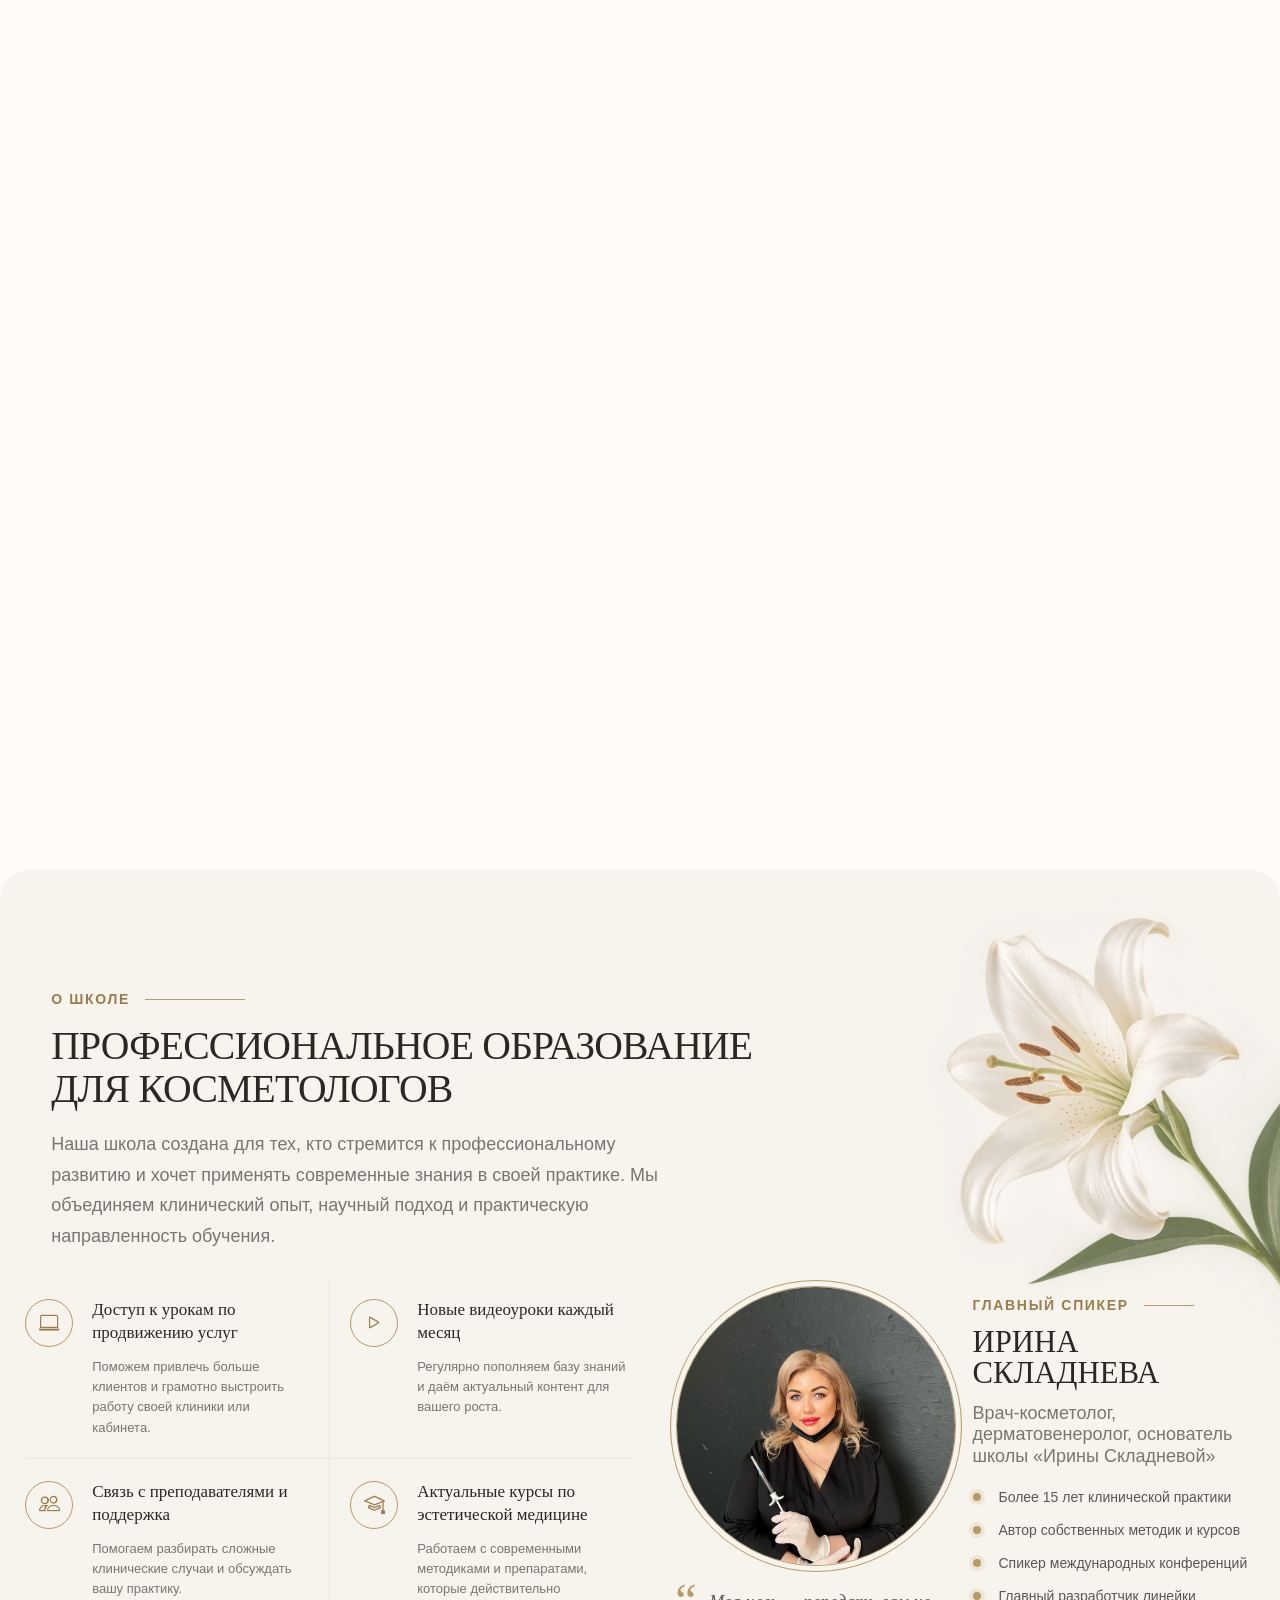
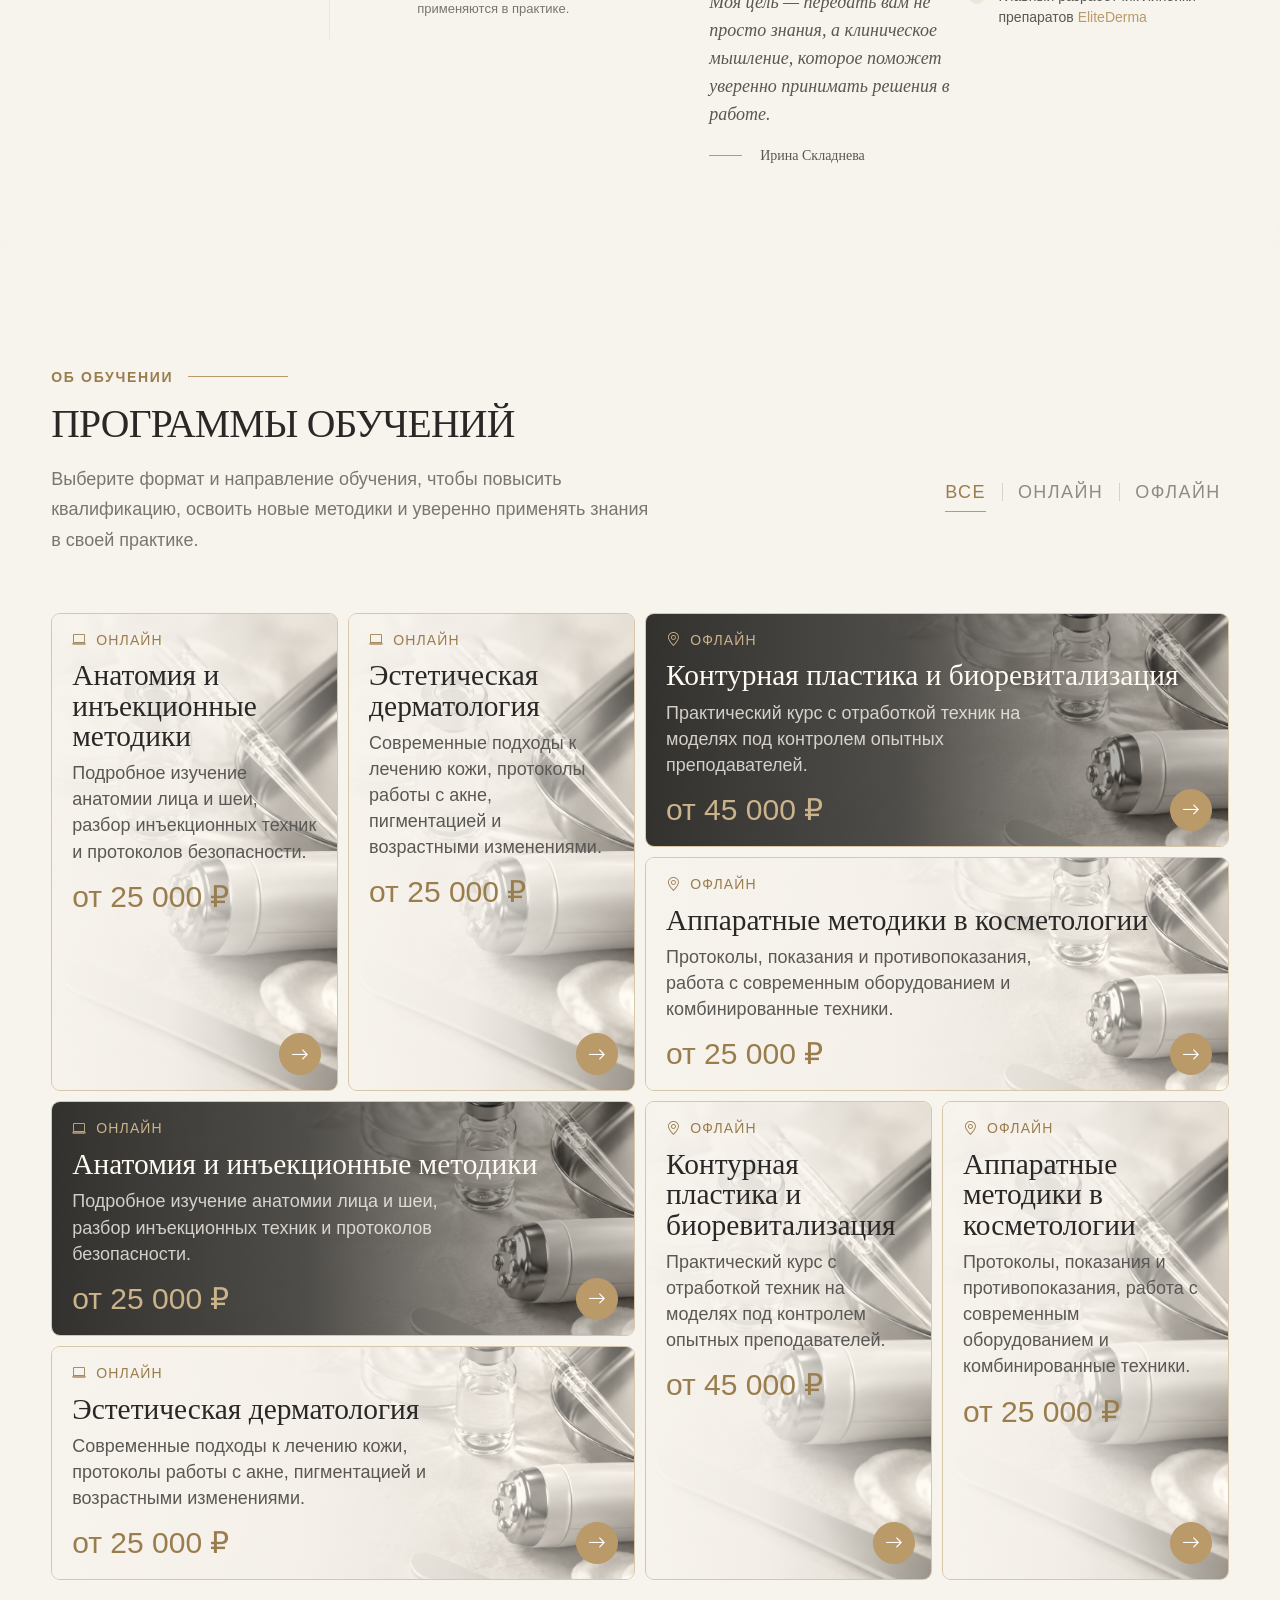
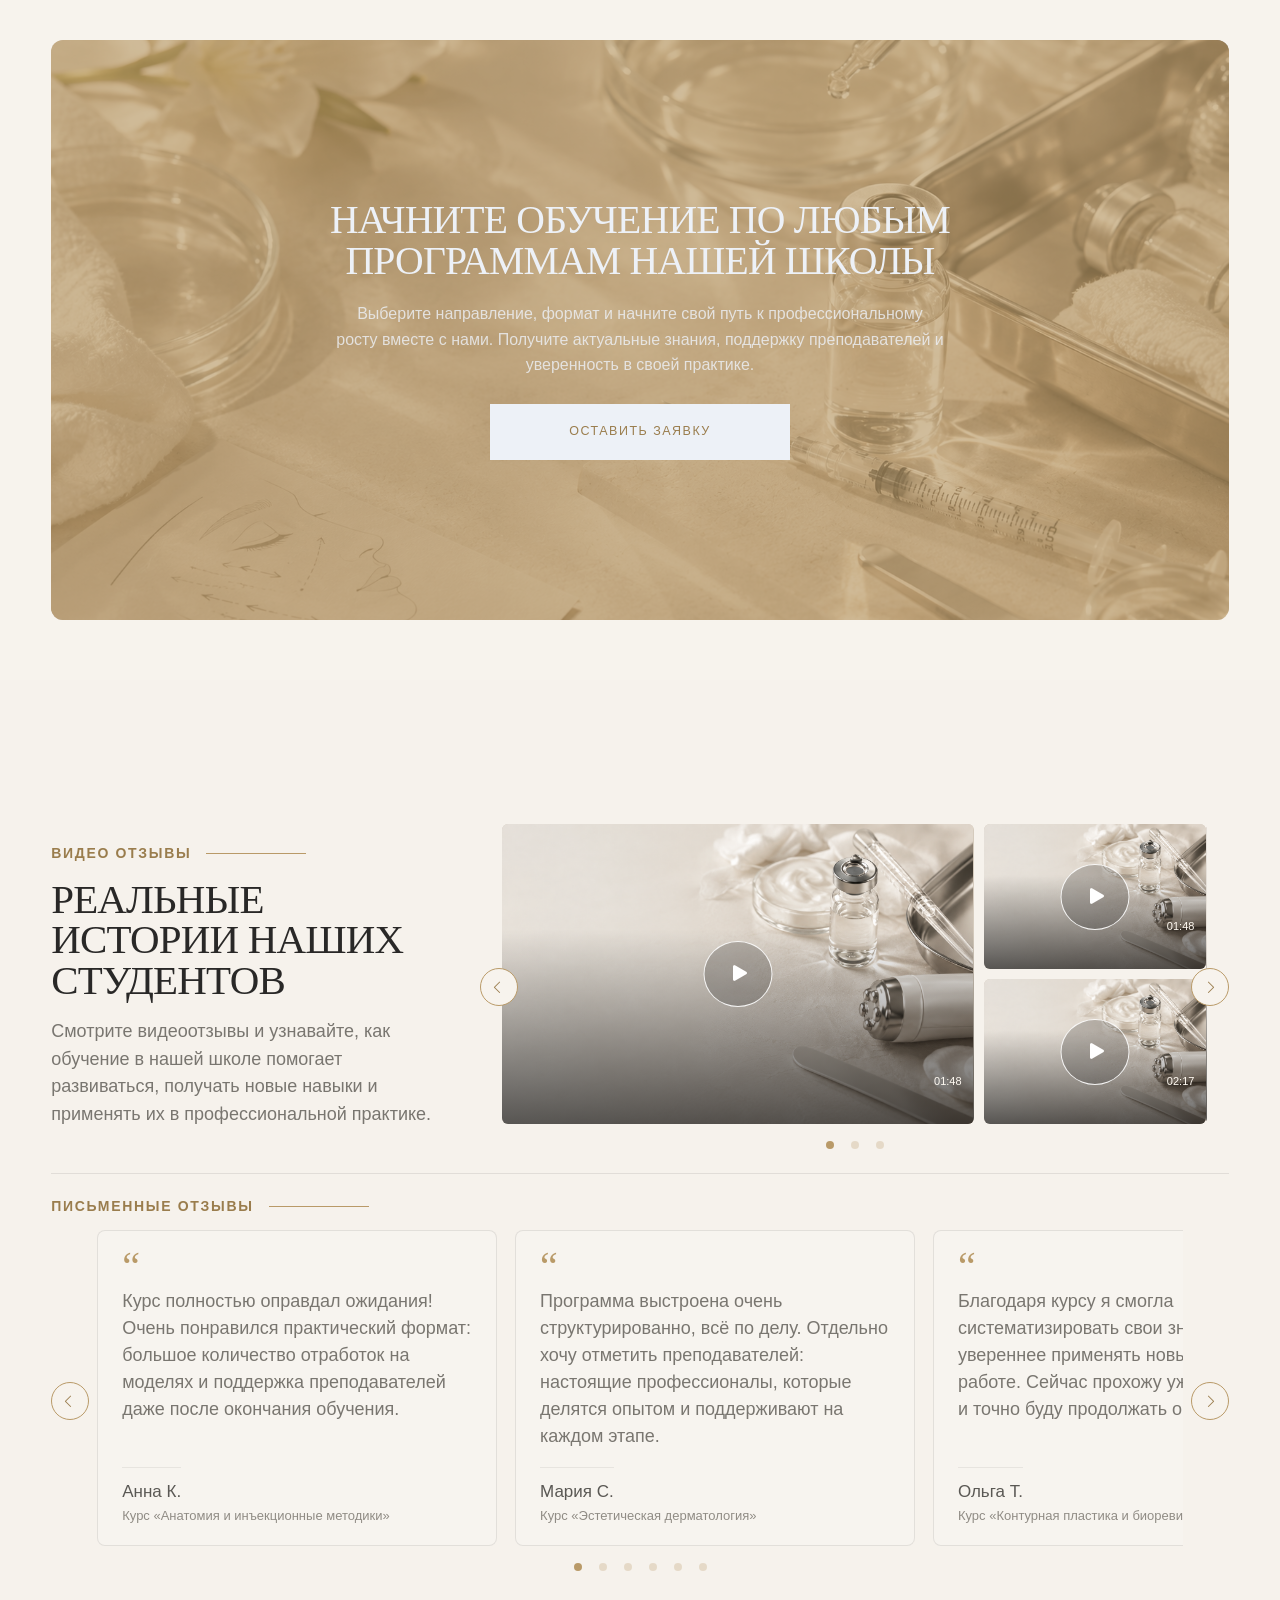
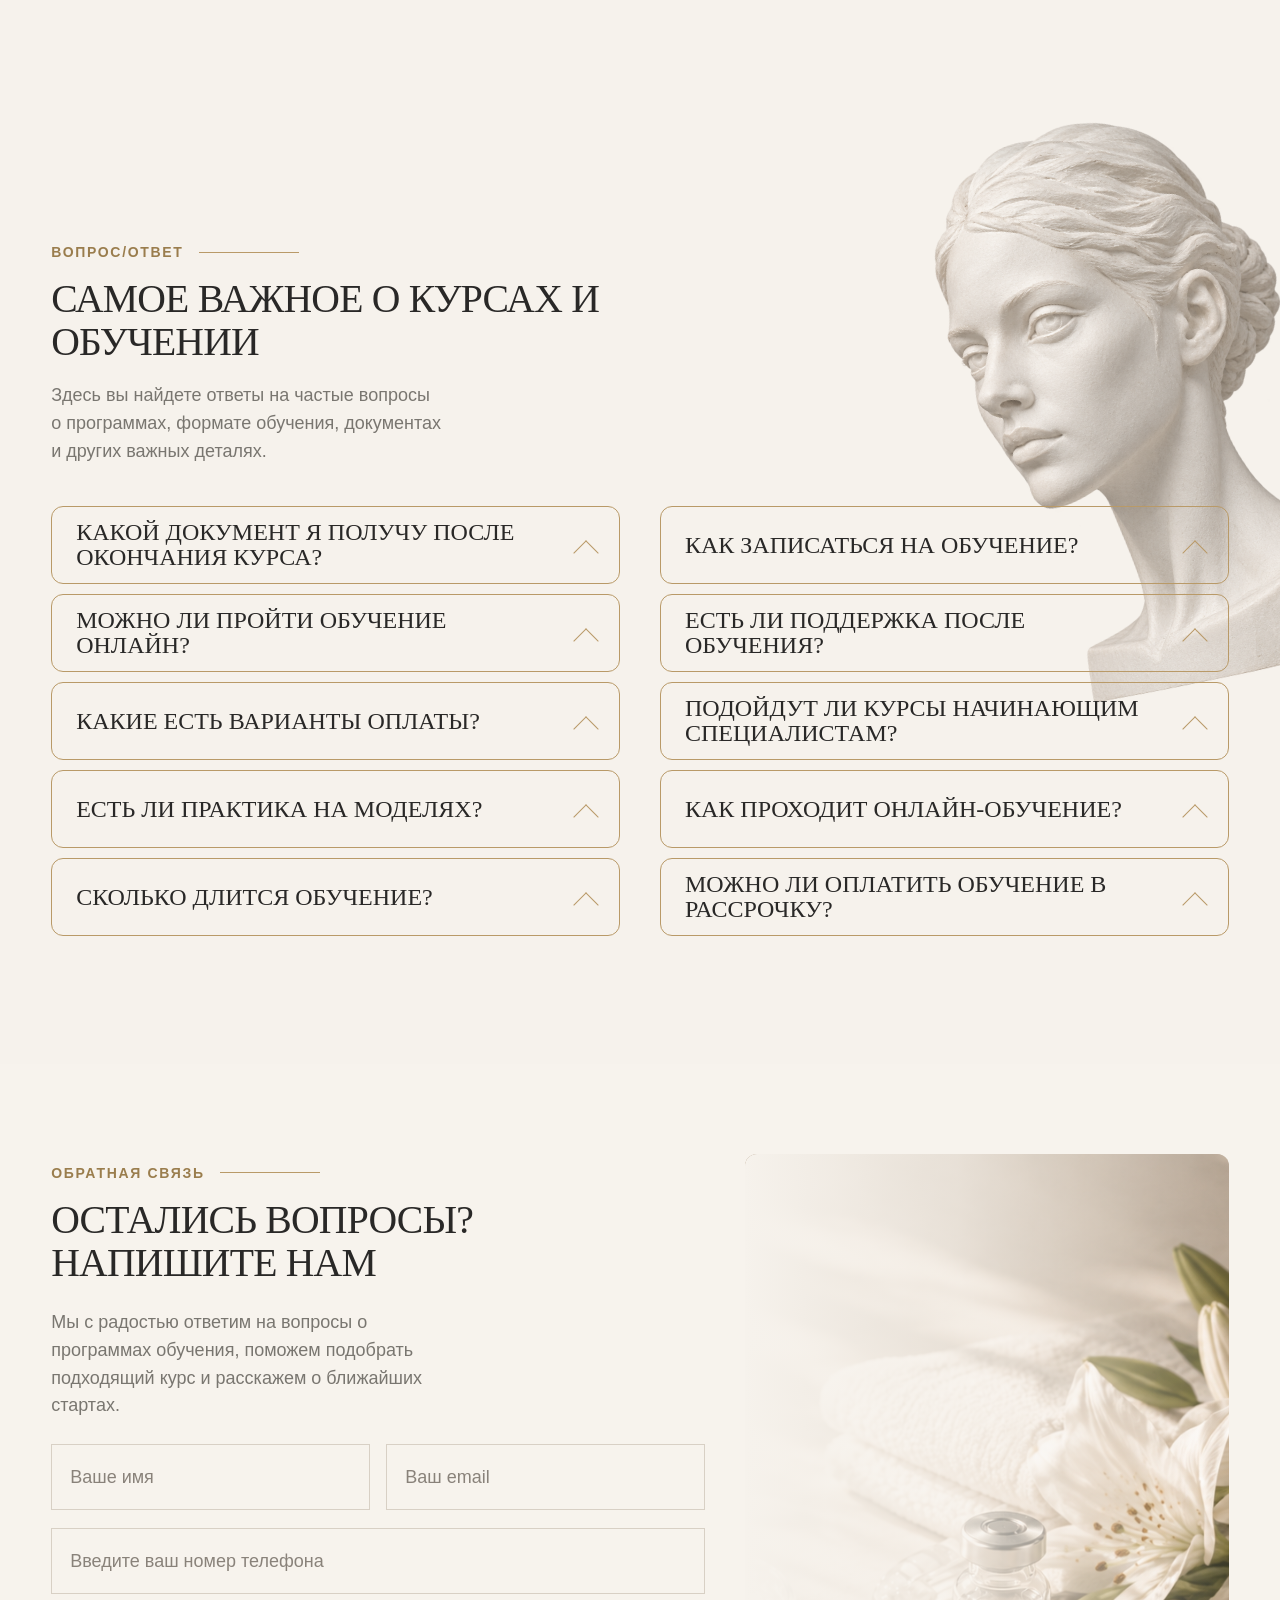
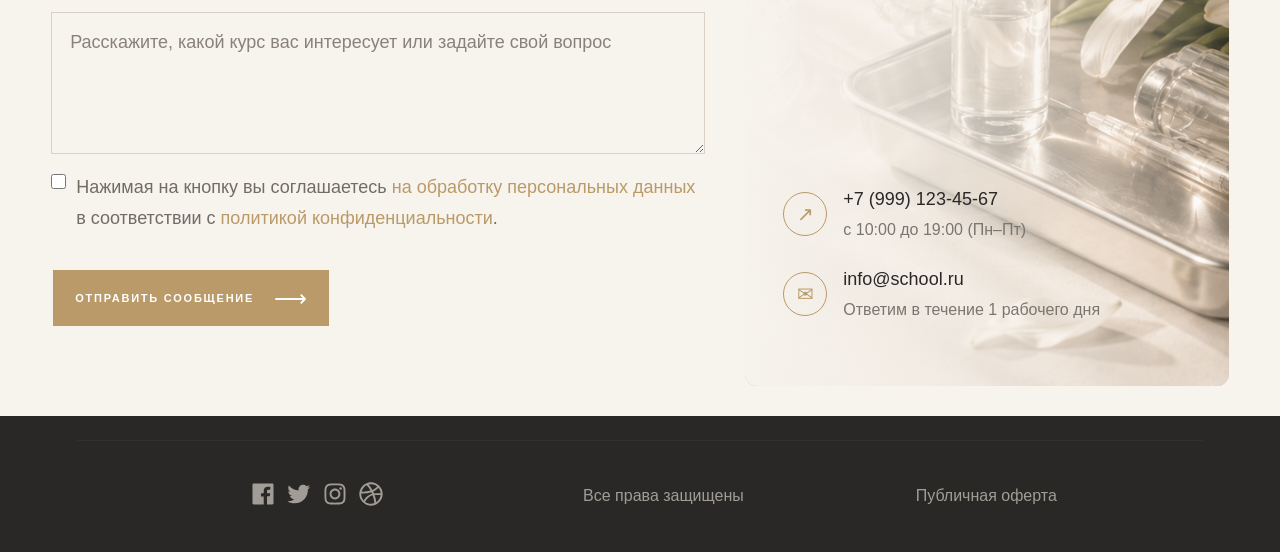
<file: index.html>
<!doctype html>
<html lang="en" class="no-js">
  <head>
    <!--- basic page needs
    ================================================== -->
    <meta charset="utf-8" />
    <meta name="viewport" content="width=device-width, initial-scale=1" />
    <title>Школа косметологов Ирины Складневой</title>

    <script>
      document.documentElement.classList.remove("no-js");
      document.documentElement.classList.add("js");
    </script>

    <!-- CSS
    ================================================== -->
    <link rel="stylesheet" href="css/vendor.css" />
    <link
      rel="stylesheet"
      href="https://cdn.jsdelivr.net/npm/swiper@11/swiper-bundle.min.css"
    />
    <link
      rel="stylesheet"
      href="https://cdn.jsdelivr.net/npm/bootstrap-icons@1.11.3/font/bootstrap-icons.min.css"
    />
    <link rel="stylesheet" href="css/global.css" />
    <link rel="stylesheet" href="css/header.css" />
    <link rel="stylesheet" href="css/main.css" />
    <link rel="stylesheet" href="css/footer.css" />
    <link rel="stylesheet" href="css/media.css" />

    <!-- favicons
    ================================================== -->
    <link
      rel="apple-touch-icon"
      type="image/svg+xml"
      sizes="180x180"
      href="images/icons/favicon.svg"
    />
    <link
      rel="icon"
      type="image/svg+xml"
      sizes="32x32"
      href="images/icons/favicon.svg"
    />
    <link
      rel="icon"
      type="image/svg+xmlpng"
      sizes="16x16"
      href="images/icons/favicon.svg"
    />
  </head>

  <body id="top">
    <!-- preloader
    ================================================== -->
    <div id="preloader">
      <div id="loader" class="dots-fade">
        <div></div>
        <div></div>
        <div></div>
      </div>
    </div>

    <!-- page wrap
    ================================================== -->
    <div id="page" class="s-pagewrap">
      <!-- # site header 
        ================================================== -->
      <header class="s-header">
        <div class="row s-header__inner">
          <div class="s-header__block">
            <div class="s-header__logo">
              <a class="logo" href="index.html">
                <img src="images/logo.svg" alt="Homepage" />
              </a>
            </div>

            <a
              class="s-header__menu-toggle"
              href="#0"
              aria-label="Открыть меню"
              aria-expanded="false"
              ><span>Menu</span></a
            >
          </div>
          <!-- end s-header__block -->

          <nav class="s-header__nav">
            <ul class="s-header__menu-links">
              <li class="current">
                <a class="smoothscroll" href="#intro">Intro</a>
              </li>
              <li><a class="smoothscroll" href="#about">О школе</a></li>
              <li><a class="smoothscroll" href="#works">Обучение</a></li>
              <li><a class="smoothscroll" href="#testimonials">Отзывы</a></li>
              <li><a class="smoothscroll" href="#faq">FAQ</a></li>
              <li><a class="smoothscroll" href="#footer">Контакты</a></li>
            </ul>
            <!-- s-header__menu-links -->
          </nav>
          <!-- end s-header__nav -->
        </div>
        <!-- end s-header__inner -->
      </header>
      <!-- end s-header -->

      <!-- # intro
        ================================================== -->
      <section id="intro" class="s-intro target-section">
        <div class="row s-intro__content width-sixteen-col">
          <div class="s-intro__content-text s-intro__content-text--full-width">
            <h1 class="s-intro__content-title">
              <span class="s-intro__content-pretitle text-pretitle"
                >ШКОЛА Косметологии</span
              >
              <br />
              <span class="s-intro__title-blend">Ирины Складневой</span>
            </h1>
          </div>
          <div class="column lg-12 s-intro__content-inner grid-block grid-16">
            <div class="s-intro__content-text">
              <p class="s-intro__content-p">
                Добро пожаловать в «Школу косметологии и эстетической медицины
                Ирины Складневой» — учебный центр косметологии, предлагающий как
                онлайн, так и очное обучение для специалистов различных
                направлений эстетической медицины.
              </p>
              <div class="s-intro__content-btns">
                <a
                  class="smoothscroll btn"
                  href="#works"
                  data-program-filter="online"
                >
                  Онлайн курсы
                </a>
                <a
                  class="smoothscroll btn btn--stroke"
                  href="#works"
                  data-program-filter="offline"
                >
                  Офлайн курсы
                </a>
              </div>
              <!-- s-intro__content-btns -->
            </div>
          </div>
          <!-- s-intro__content-inner -->
        </div>
        <!-- s-intro__content -->

        <ul class="s-intro__social social-list">
          <li>
            <a href="#0">
              <svg
                xmlns="http://www.w3.org/2000/svg"
                width="24"
                height="24"
                viewBox="0 0 24 24"
                style="fill: rgba(0, 0, 0, 1); transform:; -ms-filter:"
              >
                <path
                  d="M20,3H4C3.447,3,3,3.448,3,4v16c0,0.552,0.447,1,1,1h8.615v-6.96h-2.338v-2.725h2.338v-2c0-2.325,1.42-3.592,3.5-3.592 c0.699-0.002,1.399,0.034,2.095,0.107v2.42h-1.435c-1.128,0-1.348,0.538-1.348,1.325v1.735h2.697l-0.35,2.725h-2.348V21H20 c0.553,0,1-0.448,1-1V4C21,3.448,20.553,3,20,3z"
                ></path>
              </svg>
              <span class="u-screen-reader-text">Facebook</span>
            </a>
          </li>
          <li>
            <a href="#0">
              <svg
                xmlns="http://www.w3.org/2000/svg"
                width="24"
                height="24"
                viewBox="0 0 24 24"
                style="fill: rgba(0, 0, 0, 1); transform:; -ms-filter:"
              >
                <path
                  d="M19.633,7.997c0.013,0.175,0.013,0.349,0.013,0.523c0,5.325-4.053,11.461-11.46,11.461c-2.282,0-4.402-0.661-6.186-1.809 c0.324,0.037,0.636,0.05,0.973,0.05c1.883,0,3.616-0.636,5.001-1.721c-1.771-0.037-3.255-1.197-3.767-2.793 c0.249,0.037,0.499,0.062,0.761,0.062c0.361,0,0.724-0.05,1.061-0.137c-1.847-0.374-3.23-1.995-3.23-3.953v-0.05 c0.537,0.299,1.16,0.486,1.82,0.511C3.534,9.419,2.823,8.184,2.823,6.787c0-0.748,0.199-1.434,0.548-2.032 c1.983,2.443,4.964,4.04,8.306,4.215c-0.062-0.3-0.1-0.611-0.1-0.923c0-2.22,1.796-4.028,4.028-4.028 c1.16,0,2.207,0.486,2.943,1.272c0.91-0.175,1.782-0.512,2.556-0.973c-0.299,0.935-0.936,1.721-1.771,2.22 c0.811-0.088,1.597-0.312,2.319-0.624C21.104,6.712,20.419,7.423,19.633,7.997z"
                ></path>
              </svg>
              <span class="u-screen-reader-text">Twitter</span>
            </a>
          </li>
          <li>
            <a href="#0">
              <svg
                xmlns="http://www.w3.org/2000/svg"
                width="24"
                height="24"
                viewBox="0 0 24 24"
                style="fill: rgba(0, 0, 0, 1); transform:; -ms-filter:"
              >
                <path
                  d="M11.999,7.377c-2.554,0-4.623,2.07-4.623,4.623c0,2.554,2.069,4.624,4.623,4.624c2.552,0,4.623-2.07,4.623-4.624 C16.622,9.447,14.551,7.377,11.999,7.377L11.999,7.377z M11.999,15.004c-1.659,0-3.004-1.345-3.004-3.003 c0-1.659,1.345-3.003,3.004-3.003s3.002,1.344,3.002,3.003C15.001,13.659,13.658,15.004,11.999,15.004L11.999,15.004z"
                ></path>
                <circle cx="16.806" cy="7.207" r="1.078"></circle>
                <path
                  d="M20.533,6.111c-0.469-1.209-1.424-2.165-2.633-2.632c-0.699-0.263-1.438-0.404-2.186-0.42 c-0.963-0.042-1.268-0.054-3.71-0.054s-2.755,0-3.71,0.054C7.548,3.074,6.809,3.215,6.11,3.479C4.9,3.946,3.945,4.902,3.477,6.111 c-0.263,0.7-0.404,1.438-0.419,2.186c-0.043,0.962-0.056,1.267-0.056,3.71c0,2.442,0,2.753,0.056,3.71 c0.015,0.748,0.156,1.486,0.419,2.187c0.469,1.208,1.424,2.164,2.634,2.632c0.696,0.272,1.435,0.426,2.185,0.45 c0.963,0.042,1.268,0.055,3.71,0.055s2.755,0,3.71-0.055c0.747-0.015,1.486-0.157,2.186-0.419c1.209-0.469,2.164-1.424,2.633-2.633 c0.263-0.7,0.404-1.438,0.419-2.186c0.043-0.962,0.056-1.267,0.056-3.71s0-2.753-0.056-3.71C20.941,7.57,20.801,6.819,20.533,6.111z M19.315,15.643c-0.007,0.576-0.111,1.147-0.311,1.688c-0.305,0.787-0.926,1.409-1.712,1.711c-0.535,0.199-1.099,0.303-1.67,0.311 c-0.95,0.044-1.218,0.055-3.654,0.055c-2.438,0-2.687,0-3.655-0.055c-0.569-0.007-1.135-0.112-1.669-0.311 c-0.789-0.301-1.414-0.923-1.719-1.711c-0.196-0.534-0.302-1.099-0.311-1.669c-0.043-0.95-0.053-1.218-0.053-3.654 c0-2.437,0-2.686,0.053-3.655c0.007-0.576,0.111-1.146,0.311-1.687c0.305-0.789,0.93-1.41,1.719-1.712 c0.534-0.198,1.1-0.303,1.669-0.311c0.951-0.043,1.218-0.055,3.655-0.055c2.437,0,2.687,0,3.654,0.055 c0.571,0.007,1.135,0.112,1.67,0.311c0.786,0.303,1.407,0.925,1.712,1.712c0.196,0.534,0.302,1.099,0.311,1.669 c0.043,0.951,0.054,1.218,0.054,3.655c0,2.436,0,2.698-0.043,3.654H19.315z"
                ></path>
              </svg>
              <span class="u-screen-reader-text">Instagram</span>
            </a>
          </li>
          <li>
            <a href="#0">
              <svg
                xmlns="http://www.w3.org/2000/svg"
                width="24"
                height="24"
                viewBox="0 0 24 24"
                style="fill: rgba(0, 0, 0, 1); transform:; msfilter:"
              >
                <path
                  d="M20.66 6.98a9.932 9.932 0 0 0-3.641-3.64C15.486 2.447 13.813 2 12 2s-3.486.447-5.02 1.34c-1.533.893-2.747 2.107-3.64 3.64S2 10.187 2 12s.446 3.487 1.34 5.02a9.924 9.924 0 0 0 3.641 3.64C8.514 21.553 10.187 22 12 22s3.486-.447 5.02-1.34a9.932 9.932 0 0 0 3.641-3.64C21.554 15.487 22 13.813 22 12s-.446-3.487-1.34-5.02zM12 3.66c2 0 3.772.64 5.32 1.919-.92 1.174-2.286 2.14-4.1 2.9-1.002-1.813-2.088-3.327-3.261-4.54A7.715 7.715 0 0 1 12 3.66zM5.51 6.8a8.116 8.116 0 0 1 2.711-2.22c1.212 1.201 2.325 2.7 3.34 4.5-2 .6-4.114.9-6.341.9-.573 0-1.006-.013-1.3-.04A8.549 8.549 0 0 1 5.51 6.8zM3.66 12c0-.054.003-.12.01-.2.007-.08.01-.146.01-.2.254.014.641.02 1.161.02 2.666 0 5.146-.367 7.439-1.1.187.373.381.793.58 1.26-1.32.293-2.674 1.006-4.061 2.14S6.4 16.247 5.76 17.5c-1.4-1.587-2.1-3.42-2.1-5.5zM12 20.34c-1.894 0-3.594-.587-5.101-1.759.601-1.187 1.524-2.322 2.771-3.401 1.246-1.08 2.483-1.753 3.71-2.02a29.441 29.441 0 0 1 1.56 6.62 8.166 8.166 0 0 1-2.94.56zm7.08-3.96a8.351 8.351 0 0 1-2.58 2.621c-.24-2.08-.7-4.107-1.379-6.081.932-.066 1.765-.1 2.5-.1.799 0 1.686.034 2.659.1a8.098 8.098 0 0 1-1.2 3.46zm-1.24-5c-1.16 0-2.233.047-3.22.14a27.053 27.053 0 0 0-.68-1.62c2.066-.906 3.532-2.006 4.399-3.3 1.2 1.414 1.854 3.027 1.96 4.84-.812-.04-1.632-.06-2.459-.06z"
                ></path>
              </svg>
              <span class="u-screen-reader-text">Dribbble</span>
            </a>
          </li>
          <li>
            <a href="#0">
              <svg
                xmlns="http://www.w3.org/2000/svg"
                width="24"
                height="24"
                viewBox="0 0 24 24"
                style="fill: rgba(0, 0, 0, 1); transform:; msfilter:"
              >
                <path
                  d="M11.99 2C6.472 2 2 6.473 2 11.99c0 4.232 2.633 7.85 6.35 9.306-.088-.79-.166-2.006.034-2.868.182-.78 1.172-4.966 1.172-4.966s-.299-.599-.299-1.484c0-1.388.805-2.425 1.808-2.425.853 0 1.264.64 1.264 1.407 0 .858-.546 2.139-.827 3.327-.235.994.499 1.805 1.479 1.805 1.775 0 3.141-1.872 3.141-4.575 0-2.392-1.719-4.064-4.173-4.064-2.843 0-4.512 2.132-4.512 4.335 0 .858.331 1.779.744 2.28a.3.3 0 0 1 .069.286c-.076.315-.245.994-.277 1.133-.044.183-.145.222-.335.134-1.247-.581-2.027-2.405-2.027-3.871 0-3.151 2.289-6.045 6.601-6.045 3.466 0 6.159 2.469 6.159 5.77 0 3.444-2.171 6.213-5.184 6.213-1.013 0-1.964-.525-2.29-1.146l-.623 2.374c-.225.868-.834 1.956-1.241 2.62a10 10 0 0 0 2.958.445c5.517 0 9.99-4.473 9.99-9.99S17.507 2 11.99 2"
                ></path>
              </svg>
              <span class="u-screen-reader-text">Pinterest</span>
            </a>
          </li>
        </ul>
        <!-- end s-intro__social -->

        <div class="s-intro__content-media">
          <img
            src="images/intro-bg.jpg"
            srcset="images/intro-bg.jpg 1x, images/intro-bg.jpg 2x"
            alt=""
          />
        </div>
        <!-- s-intro__content-media -->

        <div class="s-intro__btn-download">
          <a class="btn btn--stroke smoothscroll" href="#contacts"
            >Оставить заявку</a
          >
        </div>
        <!-- end s-intro__btn-download -->

        <div class="s-intro__scroll-down">
          <a href="#about" class="smoothscroll">
            <div class="scroll-icon">
              <svg
                xmlns="http://www.w3.org/2000/svg"
                width="24"
                height="24"
                viewBox="0 0 24 24"
                style="fill: rgba(0, 0, 0, 1); transform:; msfilter:"
              >
                <path
                  d="M11.178 19.569a.998.998 0 0 0 1.644 0l9-13A.999.999 0 0 0 21 5H3a1.002 1.002 0 0 0-.822 1.569l9 13z"
                ></path>
              </svg>
            </div>
          </a>
        </div>
        <!-- s-intro__scroll-down -->
      </section>
      <!-- end s-intro -->

      <!-- # about
        ================================================== -->
      <section id="about" class="s-about target-section">
        <div class="row s__head">
          <div class="s__eyebrow">О школе</div>
          <h2 class="s__title">
            Профессиональное образование для косметологов
          </h2>
          <p class="s-about__lead">
            Наша школа создана для тех, кто стремится к профессиональному
            развитию и хочет применять современные знания в своей практике. Мы
            объединяем клинический опыт, научный подход и практическую
            направленность обучения.
          </p>
        </div>
        <div class="row s-about__content">
          <div class="row s-about__main">
            <div class="s-about__features">
              <article class="s-about__feature">
                <span class="s-about__icon" aria-hidden="true">
                  <i class="bi bi-laptop"></i>
                </span>
                <div>
                  <h3>Доступ к урокам по продвижению услуг</h3>
                  <p>
                    Поможем привлечь больше клиентов и грамотно выстроить работу
                    своей клиники или кабинета.
                  </p>
                </div>
              </article>
              <article class="s-about__feature">
                <span class="s-about__icon" aria-hidden="true">
                  <i class="bi bi-play"></i>
                </span>
                <div>
                  <h3>Новые видеоуроки каждый месяц</h3>
                  <p>
                    Регулярно пополняем базу знаний и даём актуальный контент
                    для вашего роста.
                  </p>
                </div>
              </article>
              <article class="s-about__feature">
                <span class="s-about__icon" aria-hidden="true">
                  <i class="bi bi-people"></i>
                </span>
                <div>
                  <h3>Связь с преподавателями и поддержка</h3>
                  <p>
                    Помогаем разбирать сложные клинические случаи и обсуждать
                    вашу практику.
                  </p>
                </div>
              </article>
              <article class="s-about__feature">
                <span class="s-about__icon" aria-hidden="true">
                  <i class="bi bi-mortarboard"></i>
                </span>
                <div>
                  <h3>Актуальные курсы по эстетической медицине</h3>
                  <p>
                    Работаем с современными методиками и препаратами, которые
                    действительно применяются в практике.
                  </p>
                </div>
              </article>
            </div>
            <div class="s-about__speaker">
              <div class="s-about__speaker-panel">
                <div class="s-about__speaker-info">
                  <div class="s__eyebrow">Главный спикер</div>
                  <h3>Ирина<br />Складнева</h3>
                  <p>
                    Врач-косметолог, дерматовенеролог, основатель школы «Ирины
                    Складневой»
                  </p>
                  <ul>
                    <li>Более 15 лет клинической практики</li>
                    <li>Автор собственных методик и курсов</li>
                    <li>Спикер международных конференций</li>
                    <li>
                      Главный разработчик линейки препаратов
                      <a href="https://elitederma.ru">EliteDerma</a>
                    </li>
                  </ul>
                </div>
              </div>
              <div class="s-about__speaker-portrait">
                <img
                  class="s-about__portrait"
                  src="images/intro-bg.jpg"
                  alt="Ирина Складнева, врач-косметолог"
                />
                <blockquote class="s-about__quote">
                  <p>
                    Моя цель — передать вам не просто знания, а клиническое
                    мышление, которое поможет уверенно принимать решения в
                    работе.
                  </p>
                  <cite>Ирина Складнева</cite>
                </blockquote>
              </div>
            </div>
          </div>
        </div>
      </section>
      <!-- end s-about -->

      <!-- # works
        ================================================== -->
      <section id="works" class="s-works target-section">
        <div class="row s__head">
          <div class="s__eyebrow">Об Обучении</div>
          <h2 class="s__title">Программы обучений</h2>
        </div>
        <div class="row programs-head">
          <p class="programs-head__intro">
            Выберите формат и направление обучения, чтобы повысить квалификацию,
            освоить новые методики и уверенно применять знания в своей практике.
          </p>
          <div
            class="programs-filters"
            role="group"
            aria-label="Формат обучения"
          >
            <button
              class="programs-filter is-active"
              type="button"
              data-filter="all"
              aria-pressed="true"
            >
              Все
            </button>
            <button
              class="programs-filter"
              type="button"
              data-filter="online"
              aria-pressed="false"
            >
              Онлайн
            </button>
            <button
              class="programs-filter"
              type="button"
              data-filter="offline"
              aria-pressed="false"
            >
              Офлайн
            </button>
          </div>
        </div>

        <div class="row programs-grid">
          <article class="program-card" data-format="online">
            <img class="program-card__image" src="images/works.png" alt="" />
            <div class="program-card__content">
              <div class="program-card__format">
                <i class="bi bi-laptop" aria-hidden="true"></i> Онлайн
              </div>
              <h3>Анатомия и инъекционные методики</h3>
              <p>
                Подробное изучение анатомии лица и шеи, разбор инъекционных
                техник и протоколов безопасности.
              </p>
              <div class="program-card__price">от 25 000 ₽</div>
            </div>
            <a
              class="program-card__arrow"
              href="single.html"
              aria-label="Подробнее о курсе «Анатомия и инъекционные методики»"
              ><i class="bi bi-arrow-right" aria-hidden="true"></i
            ></a>
          </article>

          <article class="program-card" data-format="online">
            <img class="program-card__image" src="images/works.png" alt="" />
            <div class="program-card__content">
              <div class="program-card__format">
                <i class="bi bi-laptop" aria-hidden="true"></i> Онлайн
              </div>
              <h3>Эстетическая дерматология</h3>
              <p>
                Современные подходы к лечению кожи, протоколы работы с акне,
                пигментацией и возрастными изменениями.
              </p>
              <div class="program-card__price">от 25 000 ₽</div>
            </div>
            <a
              class="program-card__arrow"
              href="single.html"
              aria-label="Подробнее о курсе «Эстетическая дерматология»"
              ><i class="bi bi-arrow-right" aria-hidden="true"></i
            ></a>
          </article>

          <article
            class="program-card program-card--contouring"
            data-format="offline"
          >
            <img class="program-card__image" src="images/works.png" alt="" />
            <div class="program-card__content">
              <div class="program-card__format">
                <i class="bi bi-geo-alt" aria-hidden="true"></i> Офлайн
              </div>
              <h3>Контурная пластика и биоревитализация</h3>
              <p>
                Практический курс с отработкой техник на моделях под контролем
                опытных преподавателей.
              </p>
              <div class="program-card__price">от 45 000 ₽</div>
            </div>
            <a
              class="program-card__arrow"
              href="single.html"
              aria-label="Подробнее о курсе «Контурная пластика и биоревитализация»"
              ><i class="bi bi-arrow-right" aria-hidden="true"></i
            ></a>
          </article>

          <article class="program-card" data-format="offline">
            <img class="program-card__image" src="images/works.png" alt="" />
            <div class="program-card__content">
              <div class="program-card__format">
                <i class="bi bi-geo-alt" aria-hidden="true"></i> Офлайн
              </div>
              <h3>Аппаратные методики в косметологии</h3>
              <p>
                Протоколы, показания и противопоказания, работа с современным
                оборудованием и комбинированные техники.
              </p>
              <div class="program-card__price">от 25 000 ₽</div>
            </div>
            <a
              class="program-card__arrow"
              href="single.html"
              aria-label="Подробнее об аппаратных методиках"
              ><i class="bi bi-arrow-right" aria-hidden="true"></i
            ></a>
          </article>

          <article
            class="program-card program-card--contouring"
            data-format="online"
          >
            <img class="program-card__image" src="images/works.png" alt="" />
            <div class="program-card__content">
              <div class="program-card__format">
                <i class="bi bi-laptop" aria-hidden="true"></i> Онлайн
              </div>
              <h3>Анатомия и инъекционные методики</h3>
              <p>
                Подробное изучение анатомии лица и шеи, разбор инъекционных
                техник и протоколов безопасности.
              </p>
              <div class="program-card__price">от 25 000 ₽</div>
            </div>
            <a
              class="program-card__arrow"
              href="single.html"
              aria-label="Подробнее о курсе «Анатомия и инъекционные методики»"
              ><i class="bi bi-arrow-right" aria-hidden="true"></i
            ></a>
          </article>

          <article class="program-card" data-format="online">
            <img class="program-card__image" src="images/works.png" alt="" />
            <div class="program-card__content">
              <div class="program-card__format">
                <i class="bi bi-laptop" aria-hidden="true"></i> Онлайн
              </div>
              <h3>Эстетическая дерматология</h3>
              <p>
                Современные подходы к лечению кожи, протоколы работы с акне,
                пигментацией и возрастными изменениями.
              </p>
              <div class="program-card__price">от 25 000 ₽</div>
            </div>
            <a
              class="program-card__arrow"
              href="single.html"
              aria-label="Подробнее о курсе «Эстетическая дерматология»"
              ><i class="bi bi-arrow-right" aria-hidden="true"></i
            ></a>
          </article>

          <article class="program-card" data-format="offline">
            <img class="program-card__image" src="images/works.png" alt="" />
            <div class="program-card__content">
              <div class="program-card__format">
                <i class="bi bi-geo-alt" aria-hidden="true"></i> Офлайн
              </div>
              <h3>Контурная пластика и биоревитализация</h3>
              <p>
                Практический курс с отработкой техник на моделях под контролем
                опытных преподавателей.
              </p>
              <div class="program-card__price">от 45 000 ₽</div>
            </div>
            <a
              class="program-card__arrow"
              href="single.html"
              aria-label="Подробнее о курсе «Контурная пластика и биоревитализация»"
              ><i class="bi bi-arrow-right" aria-hidden="true"></i
            ></a>
          </article>

          <article class="program-card" data-format="offline">
            <img class="program-card__image" src="images/works.png" alt="" />
            <div class="program-card__content">
              <div class="program-card__format">
                <i class="bi bi-geo-alt" aria-hidden="true"></i> Офлайн
              </div>
              <h3>Аппаратные методики в косметологии</h3>
              <p>
                Протоколы, показания и противопоказания, работа с современным
                оборудованием и комбинированные техники.
              </p>
              <div class="program-card__price">от 25 000 ₽</div>
            </div>
            <a
              class="program-card__arrow"
              href="single.html"
              aria-label="Подробнее об аппаратных методиках"
              ><i class="bi bi-arrow-right" aria-hidden="true"></i
            ></a>
          </article>
        </div>
      </section>
      <!-- end s-works -->

      <!-- # numbers
        ================================================== -->
      <section id="numbers" class="s-numbers">
        <div class="row numbers-cta">
          <div class="numbers-cta__content">
            <h2>Начните обучение по любым программам нашей школы</h2>
            <p class="numbers-cta__description">
              Выберите направление, формат и начните свой путь к
              профессиональному росту вместе с нами. Получите актуальные знания,
              поддержку преподавателей и уверенность в своей практике.
            </p>
            <a class="numbers-cta__link smoothscroll" href="#contacts">
              Оставить заявку
            </a>
          </div>
        </div>
      </section>
      <!-- end s-numbers -->

      <!-- # testimonials
        ================================================== -->
      <section id="testimonials" class="s-testimonials target-section">
        <div class="row">
          <div class="testimonials-top">
            <div class="row s__head testimonials-intro">
              <p class="s__eyebrow">Видео отзывы</p>
              <h2 class="s__title">Реальные истории наших студентов</h2>
              <p class="testimonials-intro__copy">
                Смотрите видеоотзывы и узнавайте, как обучение в нашей школе
                помогает развиваться, получать новые навыки и применять их в
                профессиональной практике.
              </p>
            </div>

            <div class="video-reviews">
              <div class="swiper video-reviews__slider">
                <div class="swiper-wrapper">
                  <div class="swiper-slide">
                    <div class="video-review-grid">
                      <article
                        class="video-review-card video-review-card--featured"
                      >
                        <video
                          controls
                          playsinline
                          preload="none"
                          loading="lazy"
                          poster="images/works.png"
                          aria-label="Видеоотзыв Екатерины о курсе по инъекционным методикам"
                        >
                          <source src="video/video.mp4" type="video/mp4" />
                        </video>
                        <span class="video-review-card__duration">01:48</span>
                      </article>
                      <div class="video-review-grid__stack">
                        <article class="video-review-card">
                          <video
                            controls
                            playsinline
                            preload="none"
                            loading="lazy"
                            poster="images/works.png"
                            aria-label="Видеоотзыв выпускницы курса"
                          >
                            <source
                              src="video/compressed_Amber%20Clow_full.mp4"
                              type="video/mp4"
                            />
                          </video>
                          <span class="video-review-card__duration">01:48</span>
                        </article>
                        <article class="video-review-card">
                          <video
                            controls
                            playsinline
                            preload="none"
                            loading="lazy"
                            poster="images/works.png"
                            aria-label="Видеоотзыв о практических занятиях"
                          >
                            <source
                              src="video/compressed_DMAE%20Si-lift_full.mp4"
                              type="video/mp4"
                            />
                          </video>
                          <span class="video-review-card__duration">02:17</span>
                        </article>
                      </div>
                    </div>
                  </div>

                  <div class="swiper-slide">
                    <div class="video-review-grid">
                      <article
                        class="video-review-card video-review-card--featured"
                      >
                        <video
                          controls
                          playsinline
                          preload="none"
                          loading="lazy"
                          poster="images/works.png"
                          aria-label="Видеоотзыв Марии о программе эстетической косметологии"
                        >
                          <source
                            src="video/compressed_Amber%20Clow_full.mp4"
                            type="video/mp4"
                          />
                        </video>
                        <span class="video-review-card__duration">01:48</span>
                      </article>
                      <div class="video-review-grid__stack">
                        <article class="video-review-card">
                          <video
                            controls
                            playsinline
                            preload="none"
                            loading="lazy"
                            poster="images/works.png"
                            aria-label="Видеоотзыв выпускницы курса"
                          >
                            <source
                              src="video/compressed_DMAE%20Si-lift_full.mp4"
                              type="video/mp4"
                            />
                          </video>
                          <span class="video-review-card__duration">01:48</span>
                        </article>
                        <article class="video-review-card">
                          <video
                            controls
                            playsinline
                            preload="none"
                            loading="lazy"
                            poster="images/works.png"
                            aria-label="Видеоотзыв о практических занятиях"
                          >
                            <source
                              src="video/compressed_Amber%20Clow_full.mp4"
                              type="video/mp4"
                            />
                          </video>
                          <span class="video-review-card__duration">02:34</span>
                        </article>
                      </div>
                    </div>
                  </div>

                  <div class="swiper-slide">
                    <div class="video-review-grid">
                      <article
                        class="video-review-card video-review-card--featured"
                      >
                        <video
                          controls
                          playsinline
                          preload="none"
                          loading="lazy"
                          poster="images/works.png"
                          aria-label="Видеоотзыв Ольги о курсе контурной пластики"
                        >
                          <source
                            src="video/compressed_DMAE%20Si-lift_full.mp4"
                            type="video/mp4"
                          />
                        </video>
                        <span class="video-review-card__duration">01:48</span>
                      </article>
                      <div class="video-review-grid__stack">
                        <article class="video-review-card">
                          <video
                            controls
                            playsinline
                            preload="none"
                            loading="lazy"
                            poster="images/works.png"
                            aria-label="Видеоотзыв выпускницы курса"
                          >
                            <source
                              src="video/compressed_Amber%20Clow_full.mp4"
                              type="video/mp4"
                            />
                          </video>
                          <span class="video-review-card__duration">01:48</span>
                        </article>
                        <article class="video-review-card">
                          <video
                            controls
                            playsinline
                            preload="none"
                            loading="lazy"
                            poster="images/works.png"
                            aria-label="Видеоотзыв о практических занятиях"
                          >
                            <source
                              src="video/compressed_DMAE%20Si-lift_full.mp4"
                              type="video/mp4"
                            />
                          </video>
                          <span class="video-review-card__duration">02:17</span>
                        </article>
                      </div>
                    </div>
                  </div>
                </div>
                <div class="video-reviews__pagination"></div>
              </div>
              <button
                class="testimonials-arrow video-reviews__prev"
                type="button"
                aria-label="Предыдущее видео"
              >
                <i class="bi bi-chevron-left" aria-hidden="true"></i>
              </button>
              <button
                class="testimonials-arrow video-reviews__next"
                type="button"
                aria-label="Следующее видео"
              >
                <i class="bi bi-chevron-right" aria-hidden="true"></i>
              </button>
            </div>
          </div>

          <div class="written-reviews">
            <p class="s__eyebrow">Письменные отзывы</p>
            <div class="written-reviews__carousel">
              <button
                class="testimonials-arrow written-reviews__prev"
                type="button"
                aria-label="Предыдущие отзывы"
              >
                <i class="bi bi-chevron-left" aria-hidden="true"></i>
              </button>
              <div class="swiper written-reviews__slider">
                <div class="swiper-wrapper">
                  <article class="swiper-slide written-review-card">
                    <span class="written-review-card__quote" aria-hidden="true"
                      >“</span
                    >
                    <p>
                      Курс полностью оправдал ожидания! Очень понравился
                      практический формат: большое количество отработок на
                      моделях и поддержка преподавателей даже после окончания
                      обучения.
                    </p>
                    <div class="written-review-card__author">Анна К.</div>
                    <div class="written-review-card__course">
                      Курс «Анатомия и инъекционные методики»
                    </div>
                  </article>
                  <article class="swiper-slide written-review-card">
                    <span class="written-review-card__quote" aria-hidden="true"
                      >“</span
                    >
                    <p>
                      Программа выстроена очень структурированно, всё по делу.
                      Отдельно хочу отметить преподавателей: настоящие
                      профессионалы, которые делятся опытом и поддерживают на
                      каждом этапе.
                    </p>
                    <div class="written-review-card__author">Мария С.</div>
                    <div class="written-review-card__course">
                      Курс «Эстетическая дерматология»
                    </div>
                  </article>
                  <article class="swiper-slide written-review-card">
                    <span class="written-review-card__quote" aria-hidden="true"
                      >“</span
                    >
                    <p>
                      Благодаря курсу я смогла систематизировать свои знания и
                      увереннее применять новые методики в работе. Сейчас
                      прохожу уже второй курс и точно буду продолжать обучение.
                    </p>
                    <div class="written-review-card__author">Ольга Т.</div>
                    <div class="written-review-card__course">
                      Курс «Контурная пластика и биоревитализация»
                    </div>
                  </article>
                  <article class="swiper-slide written-review-card">
                    <span class="written-review-card__quote" aria-hidden="true"
                      >“</span
                    >
                    <p>
                      Материал объясняют понятно и последовательно. После
                      обучения стало гораздо проще составлять протоколы и
                      уверенно работать с пациентами.
                    </p>
                    <div class="written-review-card__author">Елена Р.</div>
                    <div class="written-review-card__course">
                      Курс «Эстетическая дерматология»
                    </div>
                  </article>
                  <article class="swiper-slide written-review-card">
                    <span class="written-review-card__quote" aria-hidden="true"
                      >“</span
                    >
                    <p>
                      Особенно ценю практические занятия и обратную связь.
                      Преподаватели помогают разобраться в нюансах и не
                      оставляют вопросы без ответа.
                    </p>
                    <div class="written-review-card__author">Ирина М.</div>
                    <div class="written-review-card__course">
                      Курс «Аппаратные методики в косметологии»
                    </div>
                  </article>
                  <article class="swiper-slide written-review-card">
                    <span class="written-review-card__quote" aria-hidden="true"
                      >“</span
                    >
                    <p>
                      Курс дал уверенность и чёткий план дальнейшего развития.
                      Уже применяю полученные знания в практике и планирую
                      вернуться за новыми программами.
                    </p>
                    <div class="written-review-card__author">Татьяна Л.</div>
                    <div class="written-review-card__course">
                      Курс «Анатомия и инъекционные методики»
                    </div>
                  </article>
                </div>
                <div class="written-reviews__pagination"></div>
              </div>
              <button
                class="testimonials-arrow written-reviews__next"
                type="button"
                aria-label="Следующие отзывы"
              >
                <i class="bi bi-chevron-right" aria-hidden="true"></i>
              </button>
            </div>
          </div>
        </div>
      </section>
      <!-- end s-testimonials -->

      <!-- # faq
        ================================================== -->
      <section id="faq" class="s-faq target-section">
        <div class="row s__head">
          <div class="s__eyebrow">вопрос/ответ</div>
          <h2 class="s__title">Самое важное о курсах и обучении</h2>
          <p class="faq-intro__copy">
            Здесь вы найдете ответы на частые вопросы о программах, формате
            обучения, документах и других важных деталях.
          </p>
        </div>
        <div class="row s-faq__grid">
          <div class="faq__column">
            <div class="faq__item">
              <button class="faq__question" type="button" aria-expanded="false">
                <span>Какой документ я получу после окончания курса?</span>
                <span class="faq__icon" aria-hidden="true"></span>
              </button>
              <div class="faq__answer" aria-hidden="true">
                <div class="faq__answer-inner">
                  <p>
                    Вид документа зависит от конкретной программы и условий
                    обучения. Информацию о документе, выдаваемом по окончании
                    курса, можно уточнить у нашего менеджера перед записью.
                  </p>
                </div>
              </div>
            </div>

            <div class="faq__item">
              <button class="faq__question" type="button" aria-expanded="false">
                <span>Можно ли пройти обучение онлайн?</span>
                <span class="faq__icon" aria-hidden="true"></span>
              </button>
              <div class="faq__answer" aria-hidden="true">
                <div class="faq__answer-inner">
                  <p>
                    Да, доступны онлайн-программы. Формат, содержание уроков и
                    условия доступа зависят от выбранного курса.
                  </p>
                </div>
              </div>
            </div>

            <div class="faq__item">
              <button class="faq__question" type="button" aria-expanded="false">
                <span>Какие есть варианты оплаты?</span>
                <span class="faq__icon" aria-hidden="true"></span>
              </button>
              <div class="faq__answer" aria-hidden="true">
                <div class="faq__answer-inner">
                  <p>
                    Доступные способы оплаты и возможность рассрочки уточняются
                    при записи на выбранную программу. Мы поможем подобрать
                    подходящий вариант.
                  </p>
                </div>
              </div>
            </div>

            <div class="faq__item">
              <button class="faq__question" type="button" aria-expanded="false">
                <span>Есть ли практика на моделях?</span>
                <span class="faq__icon" aria-hidden="true"></span>
              </button>
              <div class="faq__answer" aria-hidden="true">
                <div class="faq__answer-inner">
                  <p>
                    Практическая часть зависит от программы. Подробности об
                    отработке техник и условиях практики указаны на странице
                    соответствующего курса.
                  </p>
                </div>
              </div>
            </div>

            <div class="faq__item">
              <button class="faq__question" type="button" aria-expanded="false">
                <span>Сколько длится обучение?</span>
                <span class="faq__icon" aria-hidden="true"></span>
              </button>
              <div class="faq__answer" aria-hidden="true">
                <div class="faq__answer-inner">
                  <p>
                    Продолжительность зависит от выбранной программы и формата
                    обучения. Сроки указаны в описании курса.
                  </p>
                </div>
              </div>
            </div>
          </div>

          <!-- Правая колонка -->
          <div class="faq__column">
            <div class="faq__item">
              <button class="faq__question" type="button" aria-expanded="false">
                <span>Как записаться на обучение?</span>
                <span class="faq__icon" aria-hidden="true"></span>
              </button>
              <div class="faq__answer" aria-hidden="true">
                <div class="faq__answer-inner">
                  <p>
                    Выберите подходящую программу и оставьте заявку на сайте. Мы
                    свяжемся с вами, расскажем об условиях и поможем оформить
                    запись.
                  </p>
                </div>
              </div>
            </div>

            <div class="faq__item">
              <button class="faq__question" type="button" aria-expanded="false">
                <span>Есть ли поддержка после обучения?</span>
                <span class="faq__icon" aria-hidden="true"></span>
              </button>
              <div class="faq__answer" aria-hidden="true">
                <div class="faq__answer-inner">
                  <p>
                    Возможность обратной связи с преподавателями и условия
                    сопровождения зависят от программы. Уточните детали перед
                    покупкой курса.
                  </p>
                </div>
              </div>
            </div>

            <div class="faq__item">
              <button class="faq__question" type="button" aria-expanded="false">
                <span>Подойдут ли курсы начинающим специалистам?</span>
                <span class="faq__icon" aria-hidden="true"></span>
              </button>
              <div class="faq__answer" aria-hidden="true">
                <div class="faq__answer-inner">
                  <p>
                    Требования к подготовке различаются в зависимости от
                    направления. Перед записью проверьте требования к участникам
                    выбранной программы.
                  </p>
                </div>
              </div>
            </div>

            <div class="faq__item">
              <button class="faq__question" type="button" aria-expanded="false">
                <span>Как проходит онлайн-обучение?</span>
                <span class="faq__icon" aria-hidden="true"></span>
              </button>
              <div class="faq__answer" aria-hidden="true">
                <div class="faq__answer-inner">
                  <p>
                    Онлайн-формат может включать видеоуроки и учебные материалы
                    в личном кабинете. Состав программы зависит от выбранного
                    курса.
                  </p>
                </div>
              </div>
            </div>

            <div class="faq__item">
              <button class="faq__question" type="button" aria-expanded="false">
                <span>Можно ли оплатить обучение в рассрочку?</span>
                <span class="faq__icon" aria-hidden="true"></span>
              </button>
              <div class="faq__answer" aria-hidden="true">
                <div class="faq__answer-inner">
                  <p>
                    Возможность рассрочки и доступные условия оплаты необходимо
                    уточнить у менеджера при записи на выбранную программу.
                  </p>
                </div>
              </div>
            </div>
          </div>
        </div>
      </section>
      <!-- end s-faq -->

      <!-- # footer 
        ================================================== -->
      <footer id="footer" class="s-footer target-section">
        <!-- # contacts
        ================================================== -->
        <section id="contacts" class="s-contact">
          <div class="row contact-section__card">
            <!-- Левая часть: форма -->

            <div class="contact-section__form-side">
              <div class="s__eyebrow">Обратная связь</div>

              <h2 class="s__title">
                Остались вопросы?<br />
                Напишите нам
              </h2>

              <p class="contact-intro__copy">
                Мы с радостью ответим на вопросы о программах обучения, поможем
                подобрать подходящий курс и расскажем о ближайших стартах.
              </p>

              <form
                class="contact-form"
                id="contact-form"
                action="/contact-handler.php"
                method="post"
              >
                <!-- Honeypot: обычный посетитель не должен заполнять это поле -->
                <div class="contact-form__honeypot" aria-hidden="true">
                  <label for="contact-website">Не заполняйте это поле</label>
                  <input
                    type="text"
                    id="contact-website"
                    name="website"
                    tabindex="-1"
                    autocomplete="off"
                  />
                </div>

                <div class="contact-form__row">
                  <div class="contact-form__field">
                    <label class="contact-form__label" for="contact-name">
                      Ваше имя
                    </label>
                    <input
                      class="contact-form__input"
                      type="text"
                      id="contact-name"
                      name="name"
                      placeholder="Ваше имя"
                      autocomplete="name"
                      required
                    />
                  </div>

                  <div class="contact-form__field">
                    <label class="contact-form__label" for="contact-email">
                      Ваш email
                    </label>
                    <input
                      class="contact-form__input"
                      type="email"
                      id="contact-email"
                      name="email"
                      placeholder="Ваш email"
                      autocomplete="email"
                      required
                    />
                  </div>
                </div>

                <div class="contact-form__field">
                  <label class="contact-form__label" for="contact-phone">
                    Номер телефона
                  </label>
                  <input
                    class="contact-form__input"
                    type="tel"
                    id="contact-phone"
                    name="phone"
                    placeholder="Введите ваш номер телефона"
                    autocomplete="tel"
                    required
                  />
                </div>

                <div class="contact-form__field">
                  <label class="contact-form__label" for="contact-message">
                    Ваш вопрос
                  </label>
                  <textarea
                    class="contact-form__input contact-form__textarea"
                    id="contact-message"
                    name="message"
                    placeholder="Расскажите, какой курс вас интересует или задайте свой вопрос"
                    rows="4"
                    required
                  ></textarea>
                </div>

                <label class="contact-form__consent">
                  <input type="checkbox" name="consent" required />
                  <span>
                    Нажимая на кнопку вы соглашаетесь
                    <a href="/privacy-policy"
                      >на обработку персональных данных</a
                    >
                    в соответствии с
                    <a href="/privacy-policy">политикой конфиденциальности</a>.
                  </span>
                </label>

                <button class="contact-form__submit" type="submit">
                  <span>Отправить сообщение</span>
                  <span class="contact-form__arrow" aria-hidden="true">⟶</span>
                </button>
              </form>
            </div>

            <!-- Правая часть: фото и контакты -->
            <div class="contact-section__visual">
              <div class="contact-section__image"></div>

              <div class="contact-section__details">
                <a class="contact-section__detail" href="tel:+79991234567">
                  <span class="contact-section__detail-icon" aria-hidden="true"
                    >↗</span
                  >
                  <span class="contact-section__detail-text">
                    <span>+7 (999) 123-45-67</span>
                    <span class="contact-section__detail-caption">
                      с 10:00 до 19:00 (Пн–Пт)
                    </span>
                  </span>
                </a>

                <a class="contact-section__detail" href="mailto:info@school.ru">
                  <span class="contact-section__detail-icon" aria-hidden="true"
                    >✉</span
                  >
                  <span class="contact-section__detail-text">
                    <span>info@school.ru</span>
                    <span class="contact-section__detail-caption">
                      Ответим в течение 1 рабочего дня
                    </span>
                  </span>
                </a>
              </div>
            </div>
          </div>
        </section>
        <!-- end s-contacts -->

        <div class="row s-footer__bottom">
          <div class="column xl-6 lg-12">
            <ul class="s-footer__social social-list">
              <li>
                <a href="#0">
                  <svg
                    xmlns="http://www.w3.org/2000/svg"
                    width="24"
                    height="24"
                    viewBox="0 0 24 24"
                    style="fill: rgba(0, 0, 0, 1); transform:; -ms-filter:"
                  >
                    <path
                      d="M20,3H4C3.447,3,3,3.448,3,4v16c0,0.552,0.447,1,1,1h8.615v-6.96h-2.338v-2.725h2.338v-2c0-2.325,1.42-3.592,3.5-3.592 c0.699-0.002,1.399,0.034,2.095,0.107v2.42h-1.435c-1.128,0-1.348,0.538-1.348,1.325v1.735h2.697l-0.35,2.725h-2.348V21H20 c0.553,0,1-0.448,1-1V4C21,3.448,20.553,3,20,3z"
                    ></path>
                  </svg>
                  <span class="u-screen-reader-text">Facebook</span>
                </a>
              </li>
              <li>
                <a href="#0">
                  <svg
                    xmlns="http://www.w3.org/2000/svg"
                    width="24"
                    height="24"
                    viewBox="0 0 24 24"
                    style="fill: rgba(0, 0, 0, 1); transform:; -ms-filter:"
                  >
                    <path
                      d="M19.633,7.997c0.013,0.175,0.013,0.349,0.013,0.523c0,5.325-4.053,11.461-11.46,11.461c-2.282,0-4.402-0.661-6.186-1.809 c0.324,0.037,0.636,0.05,0.973,0.05c1.883,0,3.616-0.636,5.001-1.721c-1.771-0.037-3.255-1.197-3.767-2.793 c0.249,0.037,0.499,0.062,0.761,0.062c0.361,0,0.724-0.05,1.061-0.137c-1.847-0.374-3.23-1.995-3.23-3.953v-0.05 c0.537,0.299,1.16,0.486,1.82,0.511C3.534,9.419,2.823,8.184,2.823,6.787c0-0.748,0.199-1.434,0.548-2.032 c1.983,2.443,4.964,4.04,8.306,4.215c-0.062-0.3-0.1-0.611-0.1-0.923c0-2.22,1.796-4.028,4.028-4.028 c1.16,0,2.207,0.486,2.943,1.272c0.91-0.175,1.782-0.512,2.556-0.973c-0.299,0.935-0.936,1.721-1.771,2.22 c0.811-0.088,1.597-0.312,2.319-0.624C21.104,6.712,20.419,7.423,19.633,7.997z"
                    ></path>
                  </svg>
                  <span class="u-screen-reader-text">Twitter</span>
                </a>
              </li>
              <li>
                <a href="#0">
                  <svg
                    xmlns="http://www.w3.org/2000/svg"
                    width="24"
                    height="24"
                    viewBox="0 0 24 24"
                    style="fill: rgba(0, 0, 0, 1); transform:; -ms-filter:"
                  >
                    <path
                      d="M11.999,7.377c-2.554,0-4.623,2.07-4.623,4.623c0,2.554,2.069,4.624,4.623,4.624c2.552,0,4.623-2.07,4.623-4.624 C16.622,9.447,14.551,7.377,11.999,7.377L11.999,7.377z M11.999,15.004c-1.659,0-3.004-1.345-3.004-3.003 c0-1.659,1.345-3.003,3.004-3.003s3.002,1.344,3.002,3.003C15.001,13.659,13.658,15.004,11.999,15.004L11.999,15.004z"
                    ></path>
                    <circle cx="16.806" cy="7.207" r="1.078"></circle>
                    <path
                      d="M20.533,6.111c-0.469-1.209-1.424-2.165-2.633-2.632c-0.699-0.263-1.438-0.404-2.186-0.42 c-0.963-0.042-1.268-0.054-3.71-0.054s-2.755,0-3.71,0.054C7.548,3.074,6.809,3.215,6.11,3.479C4.9,3.946,3.945,4.902,3.477,6.111 c-0.263,0.7-0.404,1.438-0.419,2.186c-0.043,0.962-0.056,1.267-0.056,3.71c0,2.442,0,2.753,0.056,3.71 c0.015,0.748,0.156,1.486,0.419,2.187c0.469,1.208,1.424,2.164,2.634,2.632c0.696,0.272,1.435,0.426,2.185,0.45 c0.963,0.042,1.268,0.055,3.71,0.055s2.755,0,3.71-0.055c0.747-0.015,1.486-0.157,2.186-0.419c1.209-0.469,2.164-1.424,2.633-2.633 c0.263-0.7,0.404-1.438,0.419-2.186c0.043-0.962,0.056-1.267,0.056-3.71s0-2.753-0.056-3.71C20.941,7.57,20.801,6.819,20.533,6.111z M19.315,15.643c-0.007,0.576-0.111,1.147-0.311,1.688c-0.305,0.787-0.926,1.409-1.712,1.711c-0.535,0.199-1.099,0.303-1.67,0.311 c-0.95,0.044-1.218,0.055-3.654,0.055c-2.438,0-2.687,0-3.655-0.055c-0.569-0.007-1.135-0.112-1.669-0.311 c-0.789-0.301-1.414-0.923-1.719-1.711c-0.196-0.534-0.302-1.099-0.311-1.669c-0.043-0.95-0.053-1.218-0.053-3.654 c0-2.437,0-2.686,0.053-3.655c0.007-0.576,0.111-1.146,0.311-1.687c0.305-0.789,0.93-1.41,1.719-1.712 c0.534-0.198,1.1-0.303,1.669-0.311c0.951-0.043,1.218-0.055,3.655-0.055c2.437,0,2.687,0,3.654,0.055 c0.571,0.007,1.135,0.112,1.67,0.311c0.786,0.303,1.407,0.925,1.712,1.712c0.196,0.534,0.302,1.099,0.311,1.669 c0.043,0.951,0.054,1.218,0.054,3.655c0,2.436,0,2.698-0.043,3.654H19.315z"
                    ></path>
                  </svg>
                  <span class="u-screen-reader-text">Instagram</span>
                </a>
              </li>
              <li>
                <a href="#0">
                  <svg
                    xmlns="http://www.w3.org/2000/svg"
                    width="24"
                    height="24"
                    viewBox="0 0 24 24"
                    style="fill: rgba(0, 0, 0, 1); transform:; msfilter:"
                  >
                    <path
                      d="M20.66 6.98a9.932 9.932 0 0 0-3.641-3.64C15.486 2.447 13.813 2 12 2s-3.486.447-5.02 1.34c-1.533.893-2.747 2.107-3.64 3.64S2 10.187 2 12s.446 3.487 1.34 5.02a9.924 9.924 0 0 0 3.641 3.64C8.514 21.553 10.187 22 12 22s3.486-.447 5.02-1.34a9.932 9.932 0 0 0 3.641-3.64C21.554 15.487 22 13.813 22 12s-.446-3.487-1.34-5.02zM12 3.66c2 0 3.772.64 5.32 1.919-.92 1.174-2.286 2.14-4.1 2.9-1.002-1.813-2.088-3.327-3.261-4.54A7.715 7.715 0 0 1 12 3.66zM5.51 6.8a8.116 8.116 0 0 1 2.711-2.22c1.212 1.201 2.325 2.7 3.34 4.5-2 .6-4.114.9-6.341.9-.573 0-1.006-.013-1.3-.04A8.549 8.549 0 0 1 5.51 6.8zM3.66 12c0-.054.003-.12.01-.2.007-.08.01-.146.01-.2.254.014.641.02 1.161.02 2.666 0 5.146-.367 7.439-1.1.187.373.381.793.58 1.26-1.32.293-2.674 1.006-4.061 2.14S6.4 16.247 5.76 17.5c-1.4-1.587-2.1-3.42-2.1-5.5zM12 20.34c-1.894 0-3.594-.587-5.101-1.759.601-1.187 1.524-2.322 2.771-3.401 1.246-1.08 2.483-1.753 3.71-2.02a29.441 29.441 0 0 1 1.56 6.62 8.166 8.166 0 0 1-2.94.56zm7.08-3.96a8.351 8.351 0 0 1-2.58 2.621c-.24-2.08-.7-4.107-1.379-6.081.932-.066 1.765-.1 2.5-.1.799 0 1.686.034 2.659.1a8.098 8.098 0 0 1-1.2 3.46zm-1.24-5c-1.16 0-2.233.047-3.22.14a27.053 27.053 0 0 0-.68-1.62c2.066-.906 3.532-2.006 4.399-3.3 1.2 1.414 1.854 3.027 1.96 4.84-.812-.04-1.632-.06-2.459-.06z"
                    ></path>
                  </svg>
                  <span class="u-screen-reader-text">Dribbble</span>
                </a>
              </li>
            </ul>
          </div>
          <!-- end section-footer__social -->
          <a href="#">Все права защищены</a>
          <a href="#">Публичная оферта</a>
        </div>
        <!-- end section-footer__bottom -->

        <div class="ss-go-top">
          <a class="smoothscroll" title="К началу страницы" href="#intro">
            <svg
              xmlns="http://www.w3.org/2000/svg"
              width="24"
              height="24"
              viewBox="0 0 24 24"
              style="fill: rgba(0, 0, 0, 1); transform:; msfilter:"
            >
              <path
                d="M5.536 21.886a1.004 1.004 0 0 0 1.033-.064l13-9a1 1 0 0 0 0-1.644l-13-9A1 1 0 0 0 5 3v18a1 1 0 0 0 .536.886z"
              ></path>
            </svg>
          </a>
        </div>
        <!-- end ss-go-top -->
      </footer>
      <!-- end s-footer -->
    </div>
    <!-- end page-wrap -->

    <!-- Java Script
    ================================================== -->
    <script src="js/plugins.js"></script>
    <script src="js/accordion.js"></script>
    <script src="js/contact-protection.js" defer></script>
    <script src="https://cdn.jsdelivr.net/npm/swiper@11/swiper-bundle.min.js"></script>
    <script src="js/main.js"></script>
  </body>
</html>
</file>
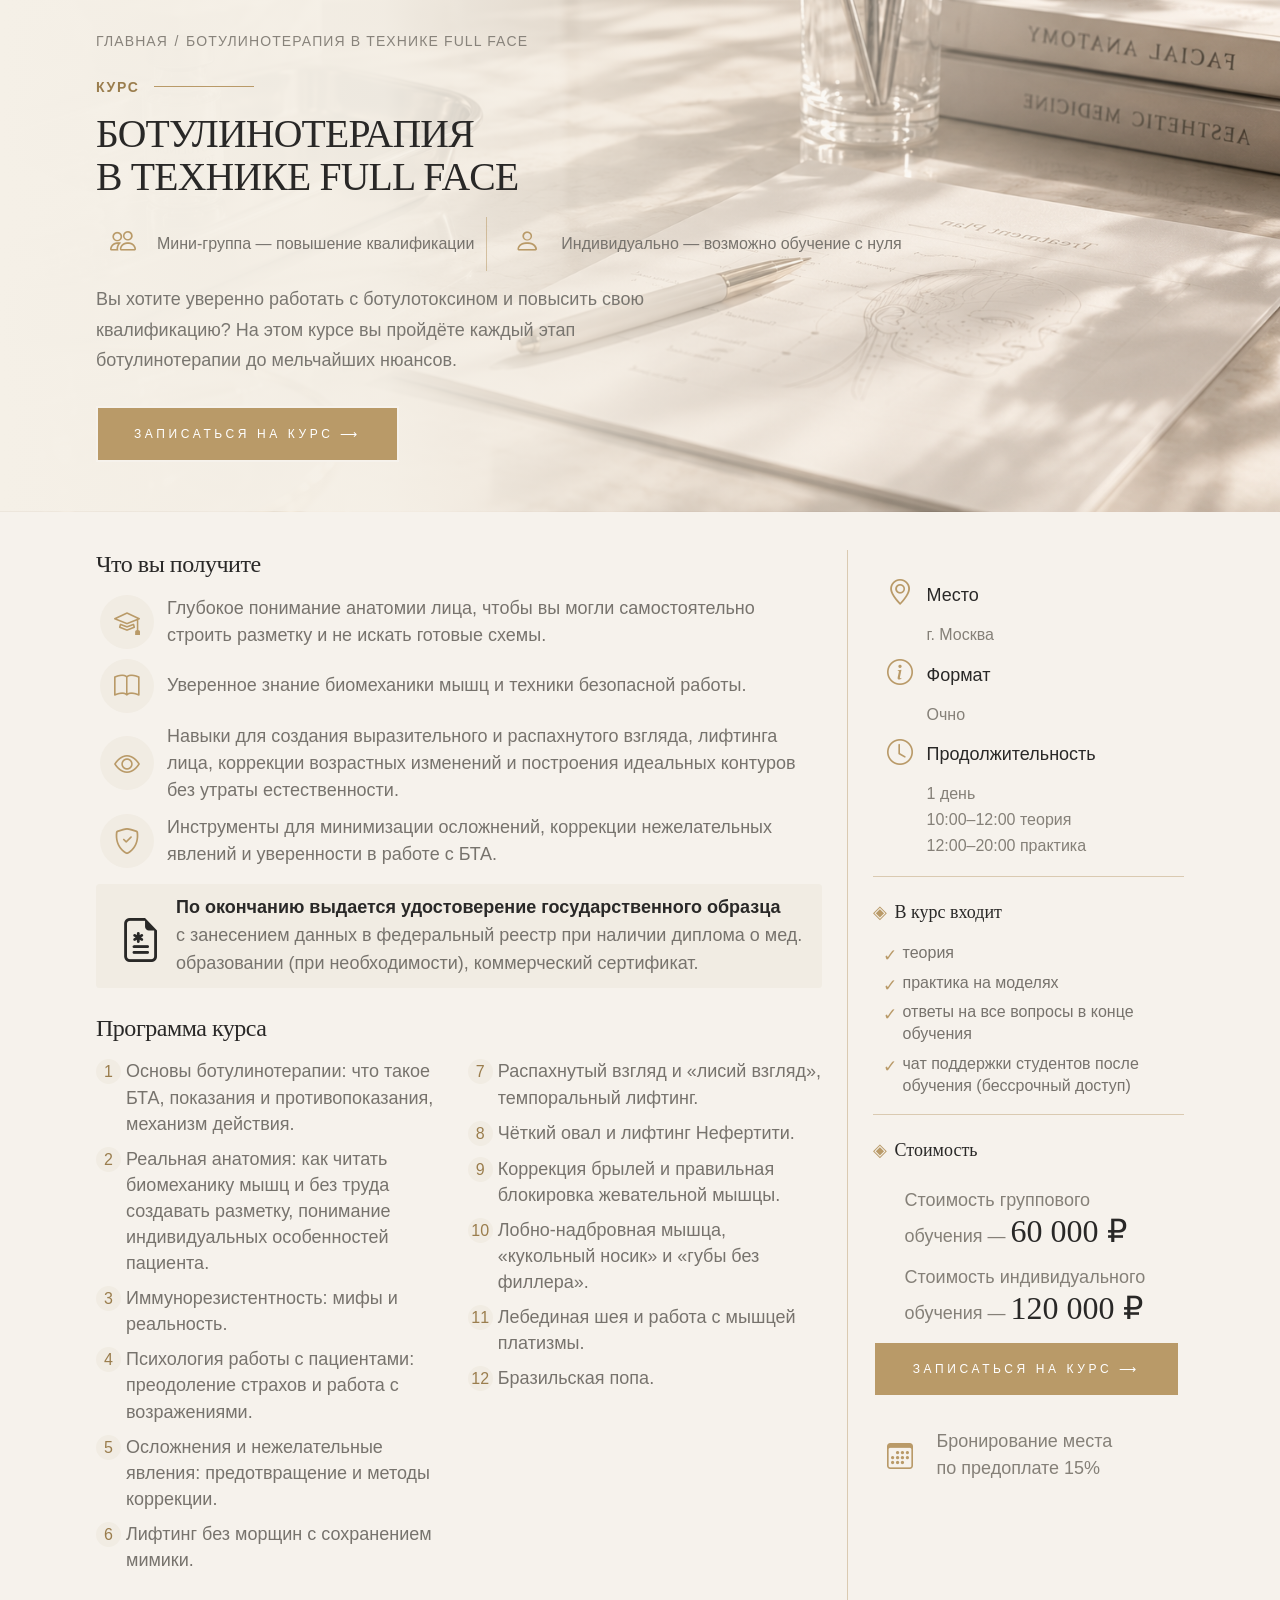
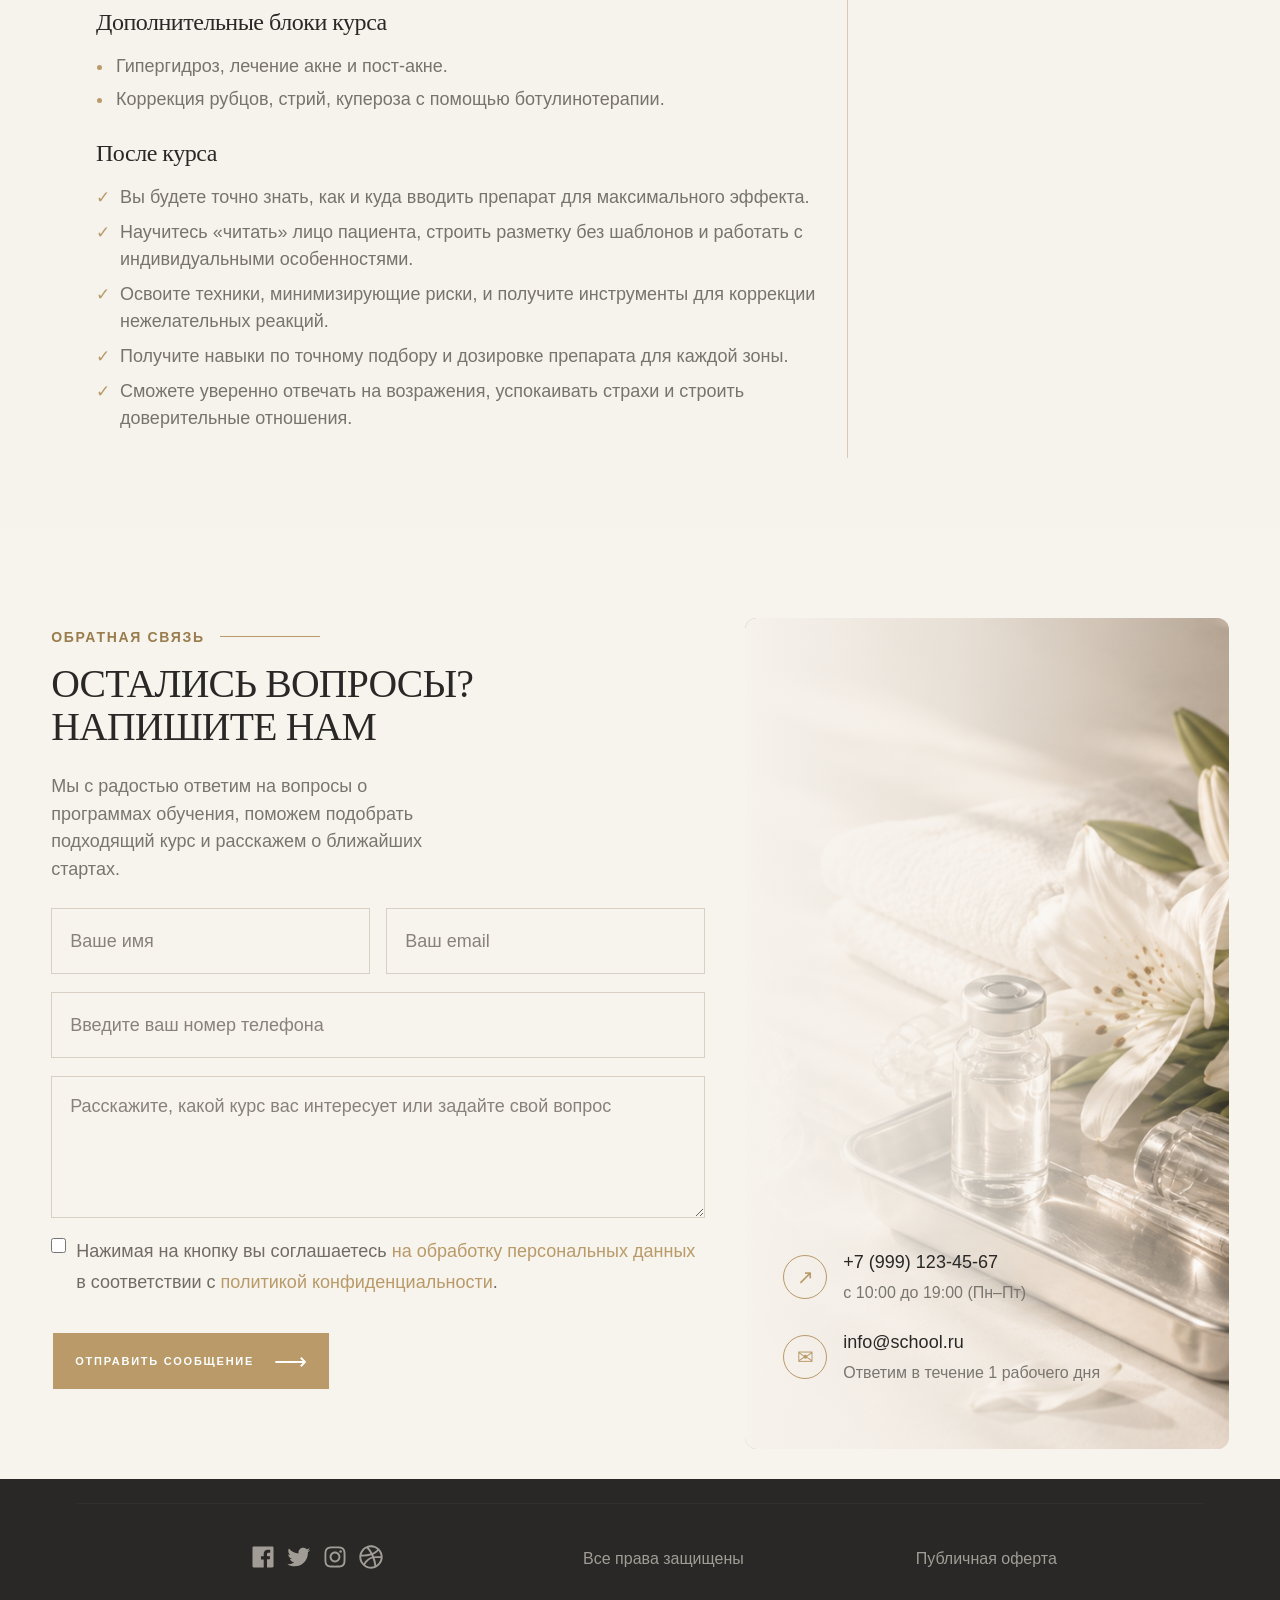
<file: single.html>
<!doctype html>
<html lang="ru">
  <head>
    <meta charset="utf-8" />
    <meta name="viewport" content="width=device-width, initial-scale=1" />
    <meta
      name="description"
      content="Программа курса «Ботулинотерапия в технике Full Face»"
    />
    <title>Ботулинотерапия в технике Full Face — Школа косметологии</title>
    <link rel="stylesheet" href="css/vendor.css" />
    <link
      rel="stylesheet"
      href="https://cdn.jsdelivr.net/npm/bootstrap-icons@1.11.3/font/bootstrap-icons.min.css"
    />
    <link rel="stylesheet" href="css/global.css" />
    <link rel="stylesheet" href="css/header.css" />
    <link rel="stylesheet" href="css/main.css" />
    <link rel="stylesheet" href="css/footer.css" />
    <link rel="stylesheet" href="css/single.css" />
    <link rel="stylesheet" href="css/media.css" />

    <!-- favicons
    ================================================== -->
    <link
      rel="apple-touch-icon"
      type="image/svg+xml"
      sizes="180x180"
      href="images/icons/favicon.svg"
    />
    <link
      rel="icon"
      type="image/svg+xml"
      sizes="32x32"
      href="images/icons/favicon.svg"
    />
    <link
      rel="icon"
      type="image/svg+xmlpng"
      sizes="16x16"
      href="images/icons/favicon.svg"
    />
  </head>
  <body>
    <!-- preloader
    ================================================== -->
    <div id="preloader">
      <div id="loader" class="dots-fade">
        <div></div>
        <div></div>
        <div></div>
      </div>
    </div>

    <main>
      <section class="course-hero" id="top">
        <div class="course-hero__photo" aria-hidden="true"></div>
        <div class="row course-hero__inner">
          <nav class="course-breadcrumbs" aria-label="Хлебные крошки">
            <a href="./">Главная</a><span>/</span>
            <span aria-current="page">Ботулинотерапия в технике Full Face</span>
          </nav>
          <div class="s__eyebrow"><span>Курс</span></div>
          <h1 class="s__title">Ботулинотерапия<br />в технике Full Face</h1>
          <div class="course-meta">
            <span>
              <i class="bi bi-people"></i>
              Мини-группа — повышение квалификации
            </span>
            <span>
              <i class="bi bi-person"></i>
              Индивидуально — возможно обучение с нуля
            </span>
          </div>
          <p class="single-head__intro">
            Вы хотите уверенно работать с ботулотоксином и повысить свою
            квалификацию? На этом курсе вы пройдёте каждый этап ботулинотерапии
            до мельчайших нюансов.
          </p>
          <div class="course-hero__actions">
            <a class="course-button btn smoothscroll" href="#contacts"
              >Записаться на курс <span aria-hidden="true">⟶</span></a
            >
          </div>
        </div>
      </section>

      <div class="course-layout">
        <div class="course-content">
          <section>
            <h2>Что вы получите</h2>
            <ul>
              <li>
                <i class="bi bi-mortarboard"></i>
                <span
                  >Глубокое понимание анатомии лица, чтобы вы могли
                  самостоятельно строить разметку и не искать готовые
                  схемы.</span
                >
              </li>
              <li>
                <i class="bi bi-book"></i>
                <span
                  >Уверенное знание биомеханики мышц и техники безопасной
                  работы.</span
                >
              </li>
              <li>
                <i class="bi bi-eye"></i>
                <span
                  >Навыки для создания выразительного и распахнутого взгляда,
                  лифтинга лица, коррекции возрастных изменений и построения
                  идеальных контуров без утраты естественности.</span
                >
              </li>
              <li>
                <i class="bi bi-shield-check"></i>
                <span
                  >Инструменты для минимизации осложнений, коррекции
                  нежелательных явлений и уверенности в работе с БТА.</span
                >
              </li>
            </ul>
            <div>
              <i class="bi bi-file-earmark-medical"></i>
              <p>
                <strong
                  >По окончанию выдается удостоверение государственного
                  образца</strong
                >
                <br />
                с занесением данных в федеральный реестр при наличии диплома о
                мед. образовании (при необходимости), коммерческий сертификат.
              </p>
            </div>
          </section>

          <section>
            <h2>Программа курса</h2>
            <div>
              <ol>
                <li>
                  Основы ботулинотерапии: что такое БТА, показания и
                  противопоказания, механизм действия.
                </li>
                <li>
                  Реальная анатомия: как читать биомеханику мышц и без труда
                  создавать разметку, понимание индивидуальных особенностей
                  пациента.
                </li>
                <li>Иммунорезистентность: мифы и реальность.</li>
                <li>
                  Психология работы с пациентами: преодоление страхов и работа с
                  возражениями.
                </li>
                <li>
                  Осложнения и нежелательные явления: предотвращение и методы
                  коррекции.
                </li>
                <li>Лифтинг без морщин с сохранением мимики.</li>
              </ol>
              <ol>
                <li>
                  Распахнутый взгляд и «лисий взгляд», темпоральный лифтинг.
                </li>
                <li>Чёткий овал и лифтинг Нефертити.</li>
                <li>
                  Коррекция брылей и правильная блокировка жевательной мышцы.
                </li>
                <li>
                  Лобно-надбровная мышца, «кукольный носик» и «губы без
                  филлера».
                </li>
                <li>Лебединая шея и работа с мышцей платизмы.</li>
                <li>Бразильская попа.</li>
              </ol>
            </div>
          </section>

          <section>
            <h2>Дополнительные блоки курса</h2>
            <ul>
              <li>Гипергидроз, лечение акне и пост-акне.</li>
              <li>
                Коррекция рубцов, стрий, купероза с помощью ботулинотерапии.
              </li>
            </ul>
          </section>

          <section>
            <h2>После курса</h2>
            <ul>
              <li>
                Вы будете точно знать, как и куда вводить препарат для
                максимального эффекта.
              </li>
              <li>
                Научитесь «читать» лицо пациента, строить разметку без шаблонов
                и работать с индивидуальными особенностями.
              </li>
              <li>
                Освоите техники, минимизирующие риски, и получите инструменты
                для коррекции нежелательных реакций.
              </li>
              <li>
                Получите навыки по точному подбору и дозировке препарата для
                каждой зоны.
              </li>
              <li>
                Сможете уверенно отвечать на возражения, успокаивать страхи и
                строить доверительные отношения.
              </li>
            </ul>
          </section>
        </div>

        <aside class="course-sidebar" aria-label="Информация о курсе">
          <dl>
            <div>
              <dt><i class="bi bi-geo-alt"></i>Место</dt>
              <dd>г. Москва</dd>
            </div>
            <div>
              <dt><i class="bi bi-info-circle"></i>Формат</dt>
              <dd>Очно</dd>
            </div>
            <div>
              <dt><i class="bi bi-clock"></i>Продолжительность</dt>
              <dd>1 день<br />10:00–12:00 теория<br />12:00–20:00 практика</dd>
            </div>
          </dl>
          <div class="course-includes">
            <h3>В курс входит</h3>
            <ul>
              <li>теория</li>
              <li>практика на моделях</li>
              <li>ответы на все вопросы в конце обучения</li>
              <li>
                чат поддержки студентов после обучения (бессрочный доступ)
              </li>
            </ul>
          </div>
          <div class="course-price">
            <h3>Стоимость</h3>

            <p>Стоимость группового обучения — <strong>60 000 ₽</strong></p>
            <p>
              Стоимость индивидуального обучения — <strong>120 000 ₽</strong>
            </p>
            <div class="course-hero__actions">
              <a class="course-button btn smoothscroll" href="#contacts"
                >Записаться на курс <span aria-hidden="true">⟶</span></a
              >
            </div>
            <small
              ><i class="bi bi-calendar3"></i>Бронирование места по предоплате
              15%</small
            >
          </div>
        </aside>
      </div>
    </main>

    <footer id="footer" class="s-footer target-section">
      <section id="contacts" class="s-contact">
        <div class="row contact-section__card">
          <div class="contact-section__form-side">
            <div class="s__eyebrow">Обратная связь</div>
            <h2 class="s__title">Остались вопросы?<br />Напишите нам</h2>
            <p class="contact-intro__copy">
              Мы с радостью ответим на вопросы о программах обучения, поможем
              подобрать подходящий курс и расскажем о ближайших стартах.
            </p>
            <form
              class="contact-form"
              id="contact-form"
              action="/contact-handler.php"
              method="post"
            >
              <div class="contact-form__honeypot" aria-hidden="true">
                <label for="contact-website">Не заполняйте это поле</label>
                <input
                  type="text"
                  id="contact-website"
                  name="website"
                  tabindex="-1"
                  autocomplete="off"
                />
              </div>
              <div class="contact-form__row">
                <div class="contact-form__field">
                  <label class="contact-form__label" for="contact-name"
                    >Ваше имя</label
                  >
                  <input
                    class="contact-form__input"
                    type="text"
                    id="contact-name"
                    name="name"
                    placeholder="Ваше имя"
                    autocomplete="name"
                    required
                  />
                </div>
                <div class="contact-form__field">
                  <label class="contact-form__label" for="contact-email"
                    >Ваш email</label
                  >
                  <input
                    class="contact-form__input"
                    type="email"
                    id="contact-email"
                    name="email"
                    placeholder="Ваш email"
                    autocomplete="email"
                    required
                  />
                </div>
              </div>
              <div class="contact-form__field">
                <label class="contact-form__label" for="contact-phone"
                  >Номер телефона</label
                >
                <input
                  class="contact-form__input"
                  type="tel"
                  id="contact-phone"
                  name="phone"
                  placeholder="Введите ваш номер телефона"
                  autocomplete="tel"
                  required
                />
              </div>
              <div class="contact-form__field">
                <label class="contact-form__label" for="contact-message"
                  >Ваш вопрос</label
                >
                <textarea
                  class="contact-form__input contact-form__textarea"
                  id="contact-message"
                  name="message"
                  placeholder="Расскажите, какой курс вас интересует или задайте свой вопрос"
                  rows="4"
                  required
                ></textarea>
              </div>
              <label class="contact-form__consent">
                <input type="checkbox" name="consent" required />
                <span
                  >Нажимая на кнопку вы соглашаетесь
                  <a href="/privacy-policy">на обработку персональных данных</a>
                  в соответствии с
                  <a href="/privacy-policy">политикой конфиденциальности</a
                  >.</span
                >
              </label>
              <button class="contact-form__submit" type="submit">
                <span>Отправить сообщение</span>
                <span class="contact-form__arrow" aria-hidden="true">⟶</span>
              </button>
            </form>
          </div>
          <div class="contact-section__visual">
            <div class="contact-section__image"></div>
            <div class="contact-section__details">
              <a class="contact-section__detail" href="tel:+79991234567">
                <span class="contact-section__detail-icon" aria-hidden="true"
                  >↗</span
                >
                <span class="contact-section__detail-text"
                  ><span>+7 (999) 123-45-67</span
                  ><span class="contact-section__detail-caption"
                    >с 10:00 до 19:00 (Пн–Пт)</span
                  ></span
                >
              </a>
              <a class="contact-section__detail" href="mailto:info@school.ru">
                <span class="contact-section__detail-icon" aria-hidden="true"
                  >✉</span
                >
                <span class="contact-section__detail-text"
                  ><span>info@school.ru</span
                  ><span class="contact-section__detail-caption"
                    >Ответим в течение 1 рабочего дня</span
                  ></span
                >
              </a>
            </div>
          </div>
        </div>
      </section>
      <div class="row s-footer__bottom">
        <div class="column xl-6 lg-12">
          <ul class="s-footer__social social-list">
            <li>
              <a href="#0">
                <svg
                  xmlns="http://www.w3.org/2000/svg"
                  width="24"
                  height="24"
                  viewBox="0 0 24 24"
                  style="fill: rgba(0, 0, 0, 1); transform:; -ms-filter:"
                >
                  <path
                    d="M20,3H4C3.447,3,3,3.448,3,4v16c0,0.552,0.447,1,1,1h8.615v-6.96h-2.338v-2.725h2.338v-2c0-2.325,1.42-3.592,3.5-3.592 c0.699-0.002,1.399,0.034,2.095,0.107v2.42h-1.435c-1.128,0-1.348,0.538-1.348,1.325v1.735h2.697l-0.35,2.725h-2.348V21H20 c0.553,0,1-0.448,1-1V4C21,3.448,20.553,3,20,3z"
                  ></path>
                </svg>
                <span class="u-screen-reader-text">Facebook</span>
              </a>
            </li>
            <li>
              <a href="#0">
                <svg
                  xmlns="http://www.w3.org/2000/svg"
                  width="24"
                  height="24"
                  viewBox="0 0 24 24"
                  style="fill: rgba(0, 0, 0, 1); transform:; -ms-filter:"
                >
                  <path
                    d="M19.633,7.997c0.013,0.175,0.013,0.349,0.013,0.523c0,5.325-4.053,11.461-11.46,11.461c-2.282,0-4.402-0.661-6.186-1.809 c0.324,0.037,0.636,0.05,0.973,0.05c1.883,0,3.616-0.636,5.001-1.721c-1.771-0.037-3.255-1.197-3.767-2.793 c0.249,0.037,0.499,0.062,0.761,0.062c0.361,0,0.724-0.05,1.061-0.137c-1.847-0.374-3.23-1.995-3.23-3.953v-0.05 c0.537,0.299,1.16,0.486,1.82,0.511C3.534,9.419,2.823,8.184,2.823,6.787c0-0.748,0.199-1.434,0.548-2.032 c1.983,2.443,4.964,4.04,8.306,4.215c-0.062-0.3-0.1-0.611-0.1-0.923c0-2.22,1.796-4.028,4.028-4.028 c1.16,0,2.207,0.486,2.943,1.272c0.91-0.175,1.782-0.512,2.556-0.973c-0.299,0.935-0.936,1.721-1.771,2.22 c0.811-0.088,1.597-0.312,2.319-0.624C21.104,6.712,20.419,7.423,19.633,7.997z"
                  ></path>
                </svg>
                <span class="u-screen-reader-text">Twitter</span>
              </a>
            </li>
            <li>
              <a href="#0">
                <svg
                  xmlns="http://www.w3.org/2000/svg"
                  width="24"
                  height="24"
                  viewBox="0 0 24 24"
                  style="fill: rgba(0, 0, 0, 1); transform:; -ms-filter:"
                >
                  <path
                    d="M11.999,7.377c-2.554,0-4.623,2.07-4.623,4.623c0,2.554,2.069,4.624,4.623,4.624c2.552,0,4.623-2.07,4.623-4.624 C16.622,9.447,14.551,7.377,11.999,7.377L11.999,7.377z M11.999,15.004c-1.659,0-3.004-1.345-3.004-3.003 c0-1.659,1.345-3.003,3.004-3.003s3.002,1.344,3.002,3.003C15.001,13.659,13.658,15.004,11.999,15.004L11.999,15.004z"
                  ></path>
                  <circle cx="16.806" cy="7.207" r="1.078"></circle>
                  <path
                    d="M20.533,6.111c-0.469-1.209-1.424-2.165-2.633-2.632c-0.699-0.263-1.438-0.404-2.186-0.42 c-0.963-0.042-1.268-0.054-3.71-0.054s-2.755,0-3.71,0.054C7.548,3.074,6.809,3.215,6.11,3.479C4.9,3.946,3.945,4.902,3.477,6.111 c-0.263,0.7-0.404,1.438-0.419,2.186c-0.043,0.962-0.056,1.267-0.056,3.71c0,2.442,0,2.753,0.056,3.71 c0.015,0.748,0.156,1.486,0.419,2.187c0.469,1.208,1.424,2.164,2.634,2.632c0.696,0.272,1.435,0.426,2.185,0.45 c0.963,0.042,1.268,0.055,3.71,0.055s2.755,0,3.71-0.055c0.747-0.015,1.486-0.157,2.186-0.419c1.209-0.469,2.164-1.424,2.633-2.633 c0.263-0.7,0.404-1.438,0.419-2.186c0.043-0.962,0.056-1.267,0.056-3.71s0-2.753-0.056-3.71C20.941,7.57,20.801,6.819,20.533,6.111z M19.315,15.643c-0.007,0.576-0.111,1.147-0.311,1.688c-0.305,0.787-0.926,1.409-1.712,1.711c-0.535,0.199-1.099,0.303-1.67,0.311 c-0.95,0.044-1.218,0.055-3.654,0.055c-2.438,0-2.687,0-3.655-0.055c-0.569-0.007-1.135-0.112-1.669-0.311 c-0.789-0.301-1.414-0.923-1.719-1.711c-0.196-0.534-0.302-1.099-0.311-1.669c-0.043-0.95-0.053-1.218-0.053-3.654 c0-2.437,0-2.686,0.053-3.655c0.007-0.576,0.111-1.146,0.311-1.687c0.305-0.789,0.93-1.41,1.719-1.712 c0.534-0.198,1.1-0.303,1.669-0.311c0.951-0.043,1.218-0.055,3.655-0.055c2.437,0,2.687,0,3.654,0.055 c0.571,0.007,1.135,0.112,1.67,0.311c0.786,0.303,1.407,0.925,1.712,1.712c0.196,0.534,0.302,1.099,0.311,1.669 c0.043,0.951,0.054,1.218,0.054,3.655c0,2.436,0,2.698-0.043,3.654H19.315z"
                  ></path>
                </svg>
                <span class="u-screen-reader-text">Instagram</span>
              </a>
            </li>
            <li>
              <a href="#0">
                <svg
                  xmlns="http://www.w3.org/2000/svg"
                  width="24"
                  height="24"
                  viewBox="0 0 24 24"
                  style="fill: rgba(0, 0, 0, 1); transform:; msfilter:"
                >
                  <path
                    d="M20.66 6.98a9.932 9.932 0 0 0-3.641-3.64C15.486 2.447 13.813 2 12 2s-3.486.447-5.02 1.34c-1.533.893-2.747 2.107-3.64 3.64S2 10.187 2 12s.446 3.487 1.34 5.02a9.924 9.924 0 0 0 3.641 3.64C8.514 21.553 10.187 22 12 22s3.486-.447 5.02-1.34a9.932 9.932 0 0 0 3.641-3.64C21.554 15.487 22 13.813 22 12s-.446-3.487-1.34-5.02zM12 3.66c2 0 3.772.64 5.32 1.919-.92 1.174-2.286 2.14-4.1 2.9-1.002-1.813-2.088-3.327-3.261-4.54A7.715 7.715 0 0 1 12 3.66zM5.51 6.8a8.116 8.116 0 0 1 2.711-2.22c1.212 1.201 2.325 2.7 3.34 4.5-2 .6-4.114.9-6.341.9-.573 0-1.006-.013-1.3-.04A8.549 8.549 0 0 1 5.51 6.8zM3.66 12c0-.054.003-.12.01-.2.007-.08.01-.146.01-.2.254.014.641.02 1.161.02 2.666 0 5.146-.367 7.439-1.1.187.373.381.793.58 1.26-1.32.293-2.674 1.006-4.061 2.14S6.4 16.247 5.76 17.5c-1.4-1.587-2.1-3.42-2.1-5.5zM12 20.34c-1.894 0-3.594-.587-5.101-1.759.601-1.187 1.524-2.322 2.771-3.401 1.246-1.08 2.483-1.753 3.71-2.02a29.441 29.441 0 0 1 1.56 6.62 8.166 8.166 0 0 1-2.94.56zm7.08-3.96a8.351 8.351 0 0 1-2.58 2.621c-.24-2.08-.7-4.107-1.379-6.081.932-.066 1.765-.1 2.5-.1.799 0 1.686.034 2.659.1a8.098 8.098 0 0 1-1.2 3.46zm-1.24-5c-1.16 0-2.233.047-3.22.14a27.053 27.053 0 0 0-.68-1.62c2.066-.906 3.532-2.006 4.399-3.3 1.2 1.414 1.854 3.027 1.96 4.84-.812-.04-1.632-.06-2.459-.06z"
                  ></path>
                </svg>
                <span class="u-screen-reader-text">Dribbble</span>
              </a>
            </li>
          </ul>
        </div>
        <a href="#">Все права защищены</a>
        <a href="#">Публичная оферта</a>
      </div>
      <div class="ss-go-top">
        <a class="smoothscroll" title="К началу страницы" href="#top">
          <svg
            xmlns="http://www.w3.org/2000/svg"
            width="24"
            height="24"
            viewBox="0 0 24 24"
            style="fill: rgba(0, 0, 0, 1); transform:; msfilter:"
          >
            <path
              d="M5.536 21.886a1.004 1.004 0 0 0 1.033-.064l13-9a1 1 0 0 0 0-1.644l-13-9A1 1 0 0 0 5 3v18a1 1 0 0 0 .536.886z"
            ></path>
          </svg>
        </a>
      </div>
    </footer>
    <script src="js/plugins.js"></script>
    <script src="js/contact-protection.js" defer></script>
    <script src="js/main.js"></script>
  </body>
</html>
</file>
<file: css/vendor.css>
/* ===================================================================
 * Hudson Third-party Stylesheets
 * Template Ver. 1.0.0
 * 04-03-2023
 * -------------------------------------------------------------------
 *
 * TOC:
 * # PrismJS 
 * # Swiper
 * # GLightbox
 *
 * ------------------------------------------------------------------- */
 

/* ===================================================================
 * # PrismJS 1.20.0
 *   https://prismjs.com/download.html#themes=prism-okaidia&languages=markup+css+clike+javascript+markup-templating+php 
 *   
 *   okaidia theme for JavaScript, CSS and HTML
 *   Loosely based on Monokai textmate theme by http://www.monokai.nl/
 *   @author ocodia
 * ------------------------------------------------------------------- */
code[class*=language-],
pre[class*=language-] {
    color          : #f8f8f2;
    background     : none;
    text-shadow    : 0 1px rgba(0, 0, 0, 0.3);
    font-family    : var(--font-mono);
    font-size      : calc(var(--text-size) * 0.9444);
    text-align     : left;
    white-space    : pre;
    word-spacing   : normal;
    word-break     : normal;
    word-wrap      : normal;
    line-height    : var(--vspace-1);
    -moz-tab-size  : 4;
    -o-tab-size    : 4;
    tab-size       : 4;
    -webkit-hyphens: none;
    hyphens        : none;
}

/* Code blocks */
pre[class*=language-] {
    padding : var(--vspace-0_5) 0 var(--vspace-1);
    margin  : var(--vspace-1) 0;
    overflow: auto;
}

:not(pre)>code[class*=language-],
pre[class*=language-] {
    background: #272822;
}

/* Inline code */
:not(pre)>code[class*=language-] {
    padding    : 0.1em;
    white-space: normal;
}

.token.comment,
.token.prolog,
.token.doctype,
.token.cdata {
    color: slategray;
}

.token.punctuation {
    color: #f8f8f2;
}

.token.namespace {
    opacity: 0.7;
}

.token.property,
.token.tag,
.token.constant,
.token.symbol,
.token.deleted {
    color: #f92672;
}

.token.boolean,
.token.number {
    color: #ae81ff;
}

.token.selector,
.token.attr-name,
.token.string,
.token.char,
.token.builtin,
.token.inserted {
    color: #a6e22e;
}

.token.operator,
.token.entity,
.token.url,
.language-css .token.string,
.style .token.string,
.token.variable {
    color: #f8f8f2;
}

.token.atrule,
.token.attr-value,
.token.function,
.token.class-name {
    color: #e6db74;
}

.token.keyword {
    color: #66d9ef;
}

.token.regex,
.token.important {
    color: #fd971f;
}

.token.important,
.token.bold {
    font-weight: bold;
}

.token.italic {
    font-style: italic;
}

.token.entity {
    cursor: help;
}


/* ===================================================================
 * # Swiper 6.4.5
 *   Most modern mobile touch slider and framework with hardware accelerated transitions
 *   https://swiperjs.com
 *
 *   Copyright 2014-2020 Vladimir Kharlampidi
 *
 *   Released under the MIT License
 *
 *   Released on: December 18, 2020
 * ------------------------------------------------------------------- */
@font-face {
    font-family: "swiper-icons";
    src        : url("data:application/font-woff;charset=utf-8;base64, [base64]//wADZ2x5ZgAAAywAAADMAAAD2MHtryVoZWFkAAABbAAAADAAAAA2E2+eoWhoZWEAAAGcAAAAHwAAACQC9gDzaG10eAAAAigAAAAZAAAArgJkABFsb2NhAAAC0AAAAFoAAABaFQAUGG1heHAAAAG8AAAAHwAAACAAcABAbmFtZQAAA/gAAAE5AAACXvFdBwlwb3N0AAAFNAAAAGIAAACE5s74hXjaY2BkYGAAYpf5Hu/j+W2+MnAzMYDAzaX6QjD6/4//Bxj5GA8AuRwMYGkAPywL13jaY2BkYGA88P8Agx4j+/8fQDYfA1AEBWgDAIB2BOoAeNpjYGRgYNBh4GdgYgABEMnIABJzYNADCQAACWgAsQB42mNgYfzCOIGBlYGB0YcxjYGBwR1Kf2WQZGhhYGBiYGVmgAFGBiQQkOaawtDAoMBQxXjg/wEGPcYDDA4wNUA2CCgwsAAAO4EL6gAAeNpj2M0gyAACqxgGNWBkZ2D4/wMA+xkDdgAAAHjaY2BgYGaAYBkGRgYQiAHyGMF8FgYHIM3DwMHABGQrMOgyWDLEM1T9/w8UBfEMgLzE////P/5//f/V/xv+r4eaAAeMbAxwIUYmIMHEgKYAYjUcsDAwsLKxc3BycfPw8jEQA/[base64]/uznmfPFBNODM2K7MTQ45YEAZqGP81AmGGcF3iPqOop0r1SPTaTbVkfUe4HXj97wYE+yNwWYxwWu4v1ugWHgo3S1XdZEVqWM7ET0cfnLGxWfkgR42o2PvWrDMBSFj/IHLaF0zKjRgdiVMwScNRAoWUoH78Y2icB/yIY09An6AH2Bdu/UB+yxopYshQiEvnvu0dURgDt8QeC8PDw7Fpji3fEA4z/PEJ6YOB5hKh4dj3EvXhxPqH/SKUY3rJ7srZ4FZnh1PMAtPhwP6fl2PMJMPDgeQ4rY8YT6Gzao0eAEA409DuggmTnFnOcSCiEiLMgxCiTI6Cq5DZUd3Qmp10vO0LaLTd2cjN4fOumlc7lUYbSQcZFkutRG7g6JKZKy0RmdLY680CDnEJ+UMkpFFe1RN7nxdVpXrC4aTtnaurOnYercZg2YVmLN/d/gczfEimrE/fs/bOuq29Zmn8tloORaXgZgGa78yO9/cnXm2BpaGvq25Dv9S4E9+5SIc9PqupJKhYFSSl47+Qcr1mYNAAAAeNptw0cKwkAAAMDZJA8Q7OUJvkLsPfZ6zFVERPy8qHh2YER+3i/BP83vIBLLySsoKimrqKqpa2hp6+jq6RsYGhmbmJqZSy0sraxtbO3sHRydnEMU4uR6yx7JJXveP7WrDycAAAAAAAH//wACeNpjYGRgYOABYhkgZgJCZgZNBkYGLQZtIJsFLMYAAAw3ALgAeNolizEKgDAQBCchRbC2sFER0YD6qVQiBCv/H9ezGI6Z5XBAw8CBK/m5iQQVauVbXLnOrMZv2oLdKFa8Pjuru2hJzGabmOSLzNMzvutpB3N42mNgZGBg4GKQYzBhYMxJLMlj4GBgAYow/P/PAJJhLM6sSoWKfWCAAwDAjgbRAAB42mNgYGBkAIIbCZo5IPrmUn0hGA0AO8EFTQAA") format("woff");
    font-weight: 400;
    font-style : normal;
}

:root {
    --swiper-theme-color: #007aff;
}

.swiper-container {
    margin-left : auto;
    margin-right: auto;
    position    : relative;
    overflow    : hidden;
    list-style  : none;
    padding     : 0;
    /* Fix of Webkit flickering */
    z-index     : 1;
}

.swiper-container-vertical>.swiper-wrapper {
    flex-direction: column;
}

.swiper-wrapper {
    position           : relative;
    width              : 100%;
    height             : 100%;
    z-index            : 1;
    display            : flex;
    transition-property: transform;
    box-sizing         : content-box;
}

.swiper-container-android .swiper-slide,
.swiper-wrapper {
    transform: translate3d(0px, 0, 0);
}

.swiper-container-multirow>.swiper-wrapper {
    flex-wrap: wrap;
}

.swiper-container-multirow-column>.swiper-wrapper {
    flex-wrap     : wrap;
    flex-direction: column;
}

.swiper-container-free-mode>.swiper-wrapper {
    transition-timing-function: ease-out;
    margin                    : 0 auto;
}

.swiper-slide {
    flex-shrink        : 0;
    width              : 100%;
    height             : 100%;
    position           : relative;
    transition-property: transform;
}

.swiper-slide-invisible-blank {
    visibility: hidden;
}

/* Auto Height */
.swiper-container-autoheight,
.swiper-container-autoheight .swiper-slide {
    height: auto;
}

.swiper-container-autoheight .swiper-wrapper {
    align-items        : flex-start;
    transition-property: transform, height;
}

/* 3D Effects */
.swiper-container-3d {
    perspective: 1200px;
}

.swiper-container-3d .swiper-wrapper,
.swiper-container-3d .swiper-slide,
.swiper-container-3d .swiper-slide-shadow-left,
.swiper-container-3d .swiper-slide-shadow-right,
.swiper-container-3d .swiper-slide-shadow-top,
.swiper-container-3d .swiper-slide-shadow-bottom,
.swiper-container-3d .swiper-cube-shadow {
    transform-style: preserve-3d;
}

.swiper-container-3d .swiper-slide-shadow-left,
.swiper-container-3d .swiper-slide-shadow-right,
.swiper-container-3d .swiper-slide-shadow-top,
.swiper-container-3d .swiper-slide-shadow-bottom {
    position      : absolute;
    left          : 0;
    top           : 0;
    width         : 100%;
    height        : 100%;
    pointer-events: none;
    z-index       : 10;
}

.swiper-container-3d .swiper-slide-shadow-left {
    background-image: linear-gradient(to left, rgba(0, 0, 0, 0.5), rgba(0, 0, 0, 0));
}

.swiper-container-3d .swiper-slide-shadow-right {
    background-image: linear-gradient(to right, rgba(0, 0, 0, 0.5), rgba(0, 0, 0, 0));
}

.swiper-container-3d .swiper-slide-shadow-top {
    background-image: linear-gradient(to top, rgba(0, 0, 0, 0.5), rgba(0, 0, 0, 0));
}

.swiper-container-3d .swiper-slide-shadow-bottom {
    background-image: linear-gradient(to bottom, rgba(0, 0, 0, 0.5), rgba(0, 0, 0, 0));
}

/* CSS Mode */
.swiper-container-css-mode>.swiper-wrapper {
    overflow          : auto;
    scrollbar-width   : none;
    /* For Firefox */
    -ms-overflow-style: none;
    /* For Internet Explorer and Edge */
}

.swiper-container-css-mode>.swiper-wrapper::-webkit-scrollbar {
    display: none;
}

.swiper-container-css-mode>.swiper-wrapper>.swiper-slide {
    scroll-snap-align: start start;
}

.swiper-container-horizontal.swiper-container-css-mode>.swiper-wrapper {
    scroll-snap-type: x mandatory;
}

.swiper-container-vertical.swiper-container-css-mode>.swiper-wrapper {
    scroll-snap-type: y mandatory;
}

:root {
    --swiper-navigation-size : 44px;
    /*
    --swiper-navigation-color: var(--swiper-theme-color);
    */
}

.swiper-button-prev,
.swiper-button-next {
    position       : absolute;
    top            : 50%;
    width          : calc(var(--swiper-navigation-size) / 44 * 27);
    height         : var(--swiper-navigation-size);
    margin-top     : calc(-1 * var(--swiper-navigation-size) / 2);
    z-index        : 10;
    cursor         : pointer;
    display        : flex;
    align-items    : center;
    justify-content: center;
    color          : var(--swiper-navigation-color, var(--swiper-theme-color));
}

.swiper-button-prev.swiper-button-disabled,
.swiper-button-next.swiper-button-disabled {
    opacity       : 0.35;
    cursor        : auto;
    pointer-events: none;
}

.swiper-button-prev:after,
.swiper-button-next:after {
    font-family   : swiper-icons;
    font-size     : var(--swiper-navigation-size);
    text-transform: none !important;
    letter-spacing: 0;
    text-transform: none;
    font-variant  : initial;
    line-height   : 1;
}

.swiper-button-prev,
.swiper-container-rtl .swiper-button-next {
    left : 10px;
    right: auto;
}

.swiper-button-prev:after,
.swiper-container-rtl .swiper-button-next:after {
    content: "prev";
}

.swiper-button-next,
.swiper-container-rtl .swiper-button-prev {
    right: 10px;
    left : auto;
}

.swiper-button-next:after,
.swiper-container-rtl .swiper-button-prev:after {
    content: "next";
}

.swiper-button-prev.swiper-button-white,
.swiper-button-next.swiper-button-white {
    --swiper-navigation-color: #ffffff;
}

.swiper-button-prev.swiper-button-black,
.swiper-button-next.swiper-button-black {
    --swiper-navigation-color: #000000;
}

.swiper-button-lock {
    display: none;
}

:root {
    /*
    --swiper-pagination-color: var(--swiper-theme-color);
    */
}

.swiper-pagination {
    position  : absolute;
    text-align: center;
    transition: 300ms opacity;
    transform : translate3d(0, 0, 0);
    z-index   : 10;
}

.swiper-pagination.swiper-pagination-hidden {
    opacity: 0;
}

/* Common Styles */
.swiper-pagination-fraction,
.swiper-pagination-custom,
.swiper-container-horizontal>.swiper-pagination-bullets {
    bottom: 10px;
    left  : 0;
    width : 100%;
}

/* Bullets */
.swiper-pagination-bullets-dynamic {
    overflow : hidden;
    font-size: 0;
}

.swiper-pagination-bullets-dynamic .swiper-pagination-bullet {
    transform: scale(0.33);
    position : relative;
}

.swiper-pagination-bullets-dynamic .swiper-pagination-bullet-active {
    transform: scale(1);
}

.swiper-pagination-bullets-dynamic .swiper-pagination-bullet-active-main {
    transform: scale(1);
}

.swiper-pagination-bullets-dynamic .swiper-pagination-bullet-active-prev {
    transform: scale(0.66);
}

.swiper-pagination-bullets-dynamic .swiper-pagination-bullet-active-prev-prev {
    transform: scale(0.33);
}

.swiper-pagination-bullets-dynamic .swiper-pagination-bullet-active-next {
    transform: scale(0.66);
}

.swiper-pagination-bullets-dynamic .swiper-pagination-bullet-active-next-next {
    transform: scale(0.33);
}

.swiper-pagination-bullet {
    width        : 8px;
    height       : 8px;
    display      : inline-block;
    border-radius: 100%;
    background   : #000;
    opacity      : 0.2;
}

button.swiper-pagination-bullet {
    border            : none;
    margin            : 0;
    padding           : 0;
    box-shadow        : none;
    -webkit-appearance: none;
    -moz-appearance   : none;
    appearance        : none;
}

.swiper-pagination-clickable .swiper-pagination-bullet {
    cursor: pointer;
}

.swiper-pagination-bullet-active {
    opacity   : 1;
    background: var(--swiper-pagination-color, var(--swiper-theme-color));
}

.swiper-container-vertical>.swiper-pagination-bullets {
    right    : 10px;
    top      : 50%;
    transform: translate3d(0px, -50%, 0);
}

.swiper-container-vertical>.swiper-pagination-bullets .swiper-pagination-bullet {
    margin : 6px 0;
    display: block;
}

.swiper-container-vertical>.swiper-pagination-bullets.swiper-pagination-bullets-dynamic {
    top      : 50%;
    transform: translateY(-50%);
    width    : 8px;
}

.swiper-container-vertical>.swiper-pagination-bullets.swiper-pagination-bullets-dynamic .swiper-pagination-bullet {
    display   : inline-block;
    transition: 200ms transform, 200ms top;
}

.swiper-container-horizontal>.swiper-pagination-bullets .swiper-pagination-bullet {
    margin: 0 4px;
}

.swiper-container-horizontal>.swiper-pagination-bullets.swiper-pagination-bullets-dynamic {
    left       : 50%;
    transform  : translateX(-50%);
    white-space: nowrap;
}

.swiper-container-horizontal>.swiper-pagination-bullets.swiper-pagination-bullets-dynamic .swiper-pagination-bullet {
    transition: 200ms transform, 200ms left;
}

.swiper-container-horizontal.swiper-container-rtl>.swiper-pagination-bullets-dynamic .swiper-pagination-bullet {
    transition: 200ms transform, 200ms right;
}

/* Progress */
.swiper-pagination-progressbar {
    background: rgba(0, 0, 0, 0.25);
    position  : absolute;
}

.swiper-pagination-progressbar .swiper-pagination-progressbar-fill {
    background      : var(--swiper-pagination-color, var(--swiper-theme-color));
    position        : absolute;
    left            : 0;
    top             : 0;
    width           : 100%;
    height          : 100%;
    transform       : scale(0);
    transform-origin: left top;
}

.swiper-container-rtl .swiper-pagination-progressbar .swiper-pagination-progressbar-fill {
    transform-origin: right top;
}

.swiper-container-horizontal>.swiper-pagination-progressbar,
.swiper-container-vertical>.swiper-pagination-progressbar.swiper-pagination-progressbar-opposite {
    width : 100%;
    height: 4px;
    left  : 0;
    top   : 0;
}

.swiper-container-vertical>.swiper-pagination-progressbar,
.swiper-container-horizontal>.swiper-pagination-progressbar.swiper-pagination-progressbar-opposite {
    width : 4px;
    height: 100%;
    left  : 0;
    top   : 0;
}

.swiper-pagination-white {
    --swiper-pagination-color: #ffffff;
}

.swiper-pagination-black {
    --swiper-pagination-color: #000000;
}

.swiper-pagination-lock {
    display: none;
}

/* Scrollbar */
.swiper-scrollbar {
    border-radius   : 10px;
    position        : relative;
    -ms-touch-action: none;
    background      : rgba(0, 0, 0, 0.1);
}

.swiper-container-horizontal>.swiper-scrollbar {
    position: absolute;
    left    : 1%;
    bottom  : 3px;
    z-index : 50;
    height  : 5px;
    width   : 98%;
}

.swiper-container-vertical>.swiper-scrollbar {
    position: absolute;
    right   : 3px;
    top     : 1%;
    z-index : 50;
    width   : 5px;
    height  : 98%;
}

.swiper-scrollbar-drag {
    height       : 100%;
    width        : 100%;
    position     : relative;
    background   : rgba(0, 0, 0, 0.5);
    border-radius: 10px;
    left         : 0;
    top          : 0;
}

.swiper-scrollbar-cursor-drag {
    cursor: move;
}

.swiper-scrollbar-lock {
    display: none;
}

.swiper-zoom-container {
    width          : 100%;
    height         : 100%;
    display        : flex;
    justify-content: center;
    align-items    : center;
    text-align     : center;
}

.swiper-zoom-container>img,
.swiper-zoom-container>svg,
.swiper-zoom-container>canvas {
    max-width    : 100%;
    max-height   : 100%;
    -o-object-fit: contain;
    object-fit   : contain;
}

.swiper-slide-zoomed {
    cursor: move;
}

/* Preloader */
:root {
    /*
    --swiper-preloader-color: var(--swiper-theme-color);
    */
}

.swiper-lazy-preloader {
    width           : 42px;
    height          : 42px;
    position        : absolute;
    left            : 50%;
    top             : 50%;
    margin-left     : -21px;
    margin-top      : -21px;
    z-index         : 10;
    transform-origin: 50%;
    animation       : swiper-preloader-spin 1s infinite linear;
    box-sizing      : border-box;
    border          : 4px solid var(--swiper-preloader-color, var(--swiper-theme-color));
    border-radius   : 50%;
    border-top-color: transparent;
}

.swiper-lazy-preloader-white {
    --swiper-preloader-color: #fff;
}

.swiper-lazy-preloader-black {
    --swiper-preloader-color: #000;
}

@keyframes swiper-preloader-spin {
    100% {
        transform: rotate(360deg);
    }
}

/* a11y */
.swiper-container .swiper-notification {
    position      : absolute;
    left          : 0;
    top           : 0;
    pointer-events: none;
    opacity       : 0;
    z-index       : -1000;
}

.swiper-container-fade.swiper-container-free-mode .swiper-slide {
    transition-timing-function: ease-out;
}

.swiper-container-fade .swiper-slide {
    pointer-events     : none;
    transition-property: opacity;
}

.swiper-container-fade .swiper-slide .swiper-slide {
    pointer-events: none;
}

.swiper-container-fade .swiper-slide-active,
.swiper-container-fade .swiper-slide-active .swiper-slide-active {
    pointer-events: auto;
}

.swiper-container-cube {
    overflow: visible;
}

.swiper-container-cube .swiper-slide {
    pointer-events             : none;
    -webkit-backface-visibility: hidden;
    backface-visibility        : hidden;
    z-index                    : 1;
    visibility                 : hidden;
    transform-origin           : 0 0;
    width                      : 100%;
    height                     : 100%;
}

.swiper-container-cube .swiper-slide .swiper-slide {
    pointer-events: none;
}

.swiper-container-cube.swiper-container-rtl .swiper-slide {
    transform-origin: 100% 0;
}

.swiper-container-cube .swiper-slide-active,
.swiper-container-cube .swiper-slide-active .swiper-slide-active {
    pointer-events: auto;
}

.swiper-container-cube .swiper-slide-active,
.swiper-container-cube .swiper-slide-next,
.swiper-container-cube .swiper-slide-prev,
.swiper-container-cube .swiper-slide-next+.swiper-slide {
    pointer-events: auto;
    visibility    : visible;
}

.swiper-container-cube .swiper-slide-shadow-top,
.swiper-container-cube .swiper-slide-shadow-bottom,
.swiper-container-cube .swiper-slide-shadow-left,
.swiper-container-cube .swiper-slide-shadow-right {
    z-index                    : 0;
    -webkit-backface-visibility: hidden;
    backface-visibility        : hidden;
}

.swiper-container-cube .swiper-cube-shadow {
    position  : absolute;
    left      : 0;
    bottom    : 0px;
    width     : 100%;
    height    : 100%;
    background: #000;
    opacity   : 0.6;
    filter    : blur(50px);
    z-index   : 0;
}

.swiper-container-flip {
    overflow: visible;
}

.swiper-container-flip .swiper-slide {
    pointer-events             : none;
    -webkit-backface-visibility: hidden;
    backface-visibility        : hidden;
    z-index                    : 1;
}

.swiper-container-flip .swiper-slide .swiper-slide {
    pointer-events: none;
}

.swiper-container-flip .swiper-slide-active,
.swiper-container-flip .swiper-slide-active .swiper-slide-active {
    pointer-events: auto;
}

.swiper-container-flip .swiper-slide-shadow-top,
.swiper-container-flip .swiper-slide-shadow-bottom,
.swiper-container-flip .swiper-slide-shadow-left,
.swiper-container-flip .swiper-slide-shadow-right {
    z-index                    : 0;
    -webkit-backface-visibility: hidden;
    backface-visibility        : hidden;
}


/* ==========================================================================
 * # GLightbox
 *
 * GLightbox 3.2.0
 * https://biati-digital.github.io/glightbox/
 * -------------------------------------------------------------------------- 
 */
.glightbox-container {
    width                      : 100%;
    height                     : 100%;
    position                   : fixed;
    top                        : 0;
    left                       : 0;
    z-index                    : 999999 !important;
    overflow                   : hidden;
    touch-action               : none;
    -webkit-text-size-adjust   : 100%;
    -moz-text-size-adjust      : 100%;
    text-size-adjust           : 100%;
    -webkit-backface-visibility: hidden;
    backface-visibility        : hidden;
    outline                    : none;
}

.glightbox-container.inactive {
    display: none;
}

.glightbox-container .gcontainer {
    position: relative;
    width   : 100%;
    height  : 100%;
    z-index : 9999;
    overflow: hidden;
}

.glightbox-container .gslider {
    transition     : transform 0.4s ease;
    height         : 100%;
    left           : 0;
    top            : 0;
    width          : 100%;
    position       : relative;
    overflow       : hidden;
    display        : flex !important;
    justify-content: center;
    align-items    : center;
    transform      : translate3d(0, 0, 0);
}

.glightbox-container .gslide {
    width              : 100%;
    position           : absolute;
    -webkit-user-select: none;
    -moz-user-select   : none;
    user-select        : none;
    display            : flex;
    align-items        : center;
    justify-content    : center;
    opacity            : 0;
}

.glightbox-container .gslide.current {
    opacity : 1;
    z-index : 99999;
    position: relative;
}

.glightbox-container .gslide.prev {
    opacity: 1;
    z-index: 9999;
}

.glightbox-container .gslide-inner-content {
    width: 100%;
}

.glightbox-container .ginner-container {
    position       : relative;
    width          : 100%;
    display        : flex;
    justify-content: center;
    flex-direction : column;
    max-width      : 100%;
    margin         : auto;
    height         : 100vh;
}

.glightbox-container .ginner-container.gvideo-container {
    width: 100%;
}

.glightbox-container .ginner-container.desc-bottom,
.glightbox-container .ginner-container.desc-top {
    flex-direction: column;
}

.glightbox-container .ginner-container.desc-left,
.glightbox-container .ginner-container.desc-right {
    max-width: 100% !important;
}

.gslide iframe,
.gslide video {
    outline                   : none !important;
    border                    : none;
    min-height                : 165px;
    -webkit-overflow-scrolling: touch;
    touch-action              : auto;
}

.gslide:not(.current) {
    pointer-events: none;
}

.gslide-image {
    align-items: center;
}

.gslide-image img {
    max-height         : 100vh;
    display            : block;
    padding            : 0;
    float              : none;
    outline            : none;
    border             : none;
    -webkit-user-select: none;
    -moz-user-select   : none;
    user-select        : none;
    max-width          : 100vw;
    width              : auto;
    height             : auto;
    -o-object-fit      : cover;
    object-fit         : cover;
    touch-action       : none;
    margin             : auto;
    min-width          : 200px;
}

.desc-top .gslide-image img,
.desc-bottom .gslide-image img {
    width: auto;
}

.desc-left .gslide-image img,
.desc-right .gslide-image img {
    width    : auto;
    max-width: 100%;
}

.gslide-image img.zoomable {
    position: relative;
}

.gslide-image img.dragging {
    cursor    : grabbing !important;
    transition: none;
}

.gslide-video {
    position : relative;
    max-width: 100vh;
    width    : 100% !important;
}

.gslide-video .plyr__poster-enabled.plyr--loading .plyr__poster {
    display: none;
}

.gslide-video .gvideo-wrapper {
    width       : 100%;
    /* max-width: 160vmin; */
    margin      : auto;
}

.gslide-video::before {
    content   : "";
    position  : absolute;
    width     : 100%;
    height    : 100%;
    background: rgba(255, 0, 0, 0.34);
    display   : none;
}

.gslide-video.playing::before {
    display: none;
}

.gslide-video.fullscreen {
    max-width: 100% !important;
    min-width: 100%;
    height   : 75vh;
}

.gslide-video.fullscreen video {
    max-width: 100% !important;
    width    : 100% !important;
}

.gslide-inline {
    background: #fff;
    text-align: left;
    max-height: calc(100vh - 40px);
    overflow  : auto;
    max-width : 100%;
    margin    : auto;
}

.gslide-inline .ginlined-content {
    padding: 20px;
    width  : 100%;
}

.gslide-inline .dragging {
    cursor    : grabbing !important;
    transition: none;
}

.ginlined-content {
    overflow: auto;
    display : block !important;
    opacity : 1;
}

.gslide-external {
    display   : flex;
    width     : 100%;
    min-width : 100%;
    background: #fff;
    padding   : 0;
    overflow  : auto;
    max-height: 75vh;
    height    : 100%;
}

.gslide-media {
    display: flex;
    width  : auto;
}

.zoomed .gslide-media {
    box-shadow: none !important;
}

.desc-top .gslide-media,
.desc-bottom .gslide-media {
    margin        : 0 auto;
    flex-direction: column;
}

.gslide-description {
    position: relative;
    flex    : 1 0 100%;
}

.gslide-description.description-left,
.gslide-description.description-right {
    max-width: 100%;
}

.gslide-description.description-bottom,
.gslide-description.description-top {
    margin: 0 auto;
    width : 100%;
}

.gslide-description p {
    margin-bottom: 12px;
}

.gslide-description p:last-child {
    margin-bottom: 0;
}

.zoomed .gslide-description {
    display: none;
}

.glightbox-button-hidden {
    display: none;
}

/*
 * Description for mobiles
 * something like facebook does the description
 * for the photos
*/
.glightbox-mobile .glightbox-container .gslide-description {
    height        : auto !important;
    width         : 100%;
    position      : absolute;
    bottom        : 0;
    padding       : 19px 11px;
    max-width     : 100vw !important;
    order         : 2 !important;
    max-height    : 78vh;
    overflow      : auto !important;
    background    : linear-gradient(to bottom, rgba(0, 0, 0, 0) 0%, rgba(0, 0, 0, 0.75) 100%);
    transition    : opacity 0.3s linear;
    padding-bottom: 50px;
}

.glightbox-mobile .glightbox-container .gslide-title {
    color    : #fff;
    font-size: 1em;
}

.glightbox-mobile .glightbox-container .gslide-desc {
    color: #a1a1a1;
}

.glightbox-mobile .glightbox-container .gslide-desc a {
    color      : #fff;
    font-weight: bold;
}

.glightbox-mobile .glightbox-container .gslide-desc * {
    color: inherit;
}

.glightbox-mobile .glightbox-container .gslide-desc .desc-more {
    color  : #fff;
    opacity: 0.4;
}

.gdesc-open .gslide-media {
    transition: opacity 0.5s ease;
    opacity   : 0.4;
}

.gdesc-open .gdesc-inner {
    padding-bottom: 30px;
}

.gdesc-closed .gslide-media {
    transition: opacity 0.5s ease;
    opacity   : 1;
}

.greset {
    transition: all 0.3s ease;
}

.gabsolute {
    position: absolute;
}

.grelative {
    position: relative;
}

.glightbox-desc {
    display: none !important;
}

.glightbox-open {
    overflow: hidden;
}

.gloader {
    height            : 25px;
    width             : 25px;
    animation         : lightboxLoader 0.8s infinite linear;
    border            : 2px solid #fff;
    border-right-color: transparent;
    border-radius     : 50%;
    position          : absolute;
    display           : block;
    z-index           : 9999;
    left              : 0;
    right             : 0;
    margin            : 0 auto;
    top               : 47%;
}

.goverlay {
    width      : 100%;
    height     : calc(100vh + 1px);
    position   : fixed;
    top        : -1px;
    left       : 0;
    background : #000;
    will-change: opacity;
}

.glightbox-mobile .goverlay {
    background: #000;
}

.gprev,
.gnext,
.gclose {
    z-index        : 99999;
    cursor         : pointer;
    width          : 26px;
    height         : 44px;
    border         : none;
    display        : flex;
    justify-content: center;
    align-items    : center;
    flex-direction : column;
}

.gprev svg,
.gnext svg,
.gclose svg {
    display: block;
    width  : 25px;
    height : auto;
    margin : 0;
    padding: 0;
}

.gprev.disabled,
.gnext.disabled,
.gclose.disabled {
    opacity: 0.2;
}

.gprev .garrow,
.gnext .garrow,
.gclose .garrow {
    stroke: #fff;
}

.gbtn.focused {
    outline: 2px solid #0f3d81;
}

iframe.wait-autoplay {
    opacity: 0;
}

.glightbox-closing .gnext,
.glightbox-closing .gprev,
.glightbox-closing .gclose {
    opacity: 0 !important;
}

/*Skin */
.glightbox-clean .gslide-description {
    background: #fff;
}

.glightbox-clean .gdesc-inner {
    padding: 22px 20px;
}

.glightbox-clean .gslide-title {
    font-size    : 1em;
    font-weight  : normal;
    font-family  : arial;
    color        : #000;
    margin-bottom: 19px;
    line-height  : 1.4em;
}

.glightbox-clean .gslide-desc {
    font-size    : 0.86em;
    margin-bottom: 0;
    font-family  : arial;
    line-height  : 1.4em;
}

.glightbox-clean .gslide-video {
    background: #000;
}

.glightbox-clean .gprev,
.glightbox-clean .gnext,
.glightbox-clean .gclose {
    background-color: rgba(0, 0, 0, 0.75);
    border-radius   : 4px;
}

.glightbox-clean .gprev path,
.glightbox-clean .gnext path,
.glightbox-clean .gclose path {
    fill: #fff;
}

.glightbox-clean .gprev {
    position: absolute;
    top     : -100%;
    left    : 30px;
    width   : 40px;
    height  : 50px;
}

.glightbox-clean .gnext {
    position: absolute;
    top     : -100%;
    right   : 30px;
    width   : 40px;
    height  : 50px;
}

.glightbox-clean .gclose {
    width   : 35px;
    height  : 35px;
    top     : 15px;
    right   : 10px;
    position: absolute;
}

.glightbox-clean .gclose svg {
    width : 18px;
    height: auto;
}

.glightbox-clean .gclose:hover {
    opacity: 1;
}

/*CSS Animations*/
.gfadeIn {
    animation: gfadeIn 0.5s ease;
}

.gfadeOut {
    animation: gfadeOut 0.5s ease;
}

.gslideOutLeft {
    animation: gslideOutLeft 0.3s ease;
}

.gslideInLeft {
    animation: gslideInLeft 0.3s ease;
}

.gslideOutRight {
    animation: gslideOutRight 0.3s ease;
}

.gslideInRight {
    animation: gslideInRight 0.3s ease;
}

.gzoomIn {
    animation: gzoomIn 0.5s ease;
}

.gzoomOut {
    animation: gzoomOut 0.5s ease;
}

@keyframes lightboxLoader {
    0% {
        transform: rotate(0deg);
    }

    100% {
        transform: rotate(360deg);
    }
}

@keyframes gfadeIn {
    from {
        opacity: 0;
    }

    to {
        opacity: 1;
    }
}

@keyframes gfadeOut {
    from {
        opacity: 1;
    }

    to {
        opacity: 0;
    }
}

@keyframes gslideInLeft {
    from {
        opacity  : 0;
        transform: translate3d(-60%, 0, 0);
    }

    to {
        visibility: visible;
        transform : translate3d(0, 0, 0);
        opacity   : 1;
    }
}

@keyframes gslideOutLeft {
    from {
        opacity   : 1;
        visibility: visible;
        transform : translate3d(0, 0, 0);
    }

    to {
        transform : translate3d(-60%, 0, 0);
        opacity   : 0;
        visibility: hidden;
    }
}

@keyframes gslideInRight {
    from {
        opacity   : 0;
        visibility: visible;
        transform : translate3d(60%, 0, 0);
    }

    to {
        transform: translate3d(0, 0, 0);
        opacity  : 1;
    }
}

@keyframes gslideOutRight {
    from {
        opacity   : 1;
        visibility: visible;
        transform : translate3d(0, 0, 0);
    }

    to {
        transform: translate3d(60%, 0, 0);
        opacity  : 0;
    }
}

@keyframes gzoomIn {
    from {
        opacity  : 0;
        transform: scale3d(0.3, 0.3, 0.3);
    }

    to {
        opacity: 1;
    }
}

@keyframes gzoomOut {
    from {
        opacity: 1;
    }

    50% {
        opacity  : 0;
        transform: scale3d(0.3, 0.3, 0.3);
    }

    to {
        opacity: 0;
    }
}

@media (min-width: 769px) {
    .glightbox-container .ginner-container {
        width         : auto;
        height        : auto;
        flex-direction: row;
    }

    .glightbox-container .ginner-container.desc-top .gslide-description {
        order: 0;
    }

    .glightbox-container .ginner-container.desc-top .gslide-image,
    .glightbox-container .ginner-container.desc-top .gslide-image img {
        order: 1;
    }

    .glightbox-container .ginner-container.desc-left .gslide-description {
        order: 0;
    }

    .glightbox-container .ginner-container.desc-left .gslide-image {
        order: 1;
    }

    .gslide-image img {
        max-height: 97vh;
        max-width : 100%;
    }

    .gslide-image img.zoomable {
        cursor: zoom-in;
    }

    .zoomed .gslide-image img.zoomable {
        cursor: grab;
    }

    .gslide-inline {
        max-height: 95vh;
    }

    .gslide-external {
        max-height: 100vh;
    }

    .gslide-description.description-left,
    .gslide-description.description-right {
        max-width: 275px;
    }

    .glightbox-open {
        height: auto;
    }

    .goverlay {
        background: rgba(0, 0, 0, 0.92);
    }

    .glightbox-clean .gslide-media {
        box-shadow: 1px 2px 9px 0px rgba(0, 0, 0, 0.65);
    }

    .glightbox-clean .description-left .gdesc-inner,
    .glightbox-clean .description-right .gdesc-inner {
        position  : absolute;
        height    : 100%;
        overflow-y: auto;
    }

    .glightbox-clean .gprev,
    .glightbox-clean .gnext,
    .glightbox-clean .gclose {
        background-color: rgba(0, 0, 0, 0.32);
    }

    .glightbox-clean .gprev:hover,
    .glightbox-clean .gnext:hover,
    .glightbox-clean .gclose:hover {
        background-color: rgba(0, 0, 0, 0.7);
    }

    .glightbox-clean .gprev {
        top: 45%;
    }

    .glightbox-clean .gnext {
        top: 45%;
    }
}

@media (min-width: 992px) {
    .glightbox-clean .gclose {
        right: 24px;
    }
}

@media screen and (max-height: 420px) {
    .goverlay {
        background: #000;
    }
}
</file>
<file: css/global.css>
@charset "UTF-8";

/* ===================================================================
 * # SETTINGS
 *
 *
 * ------------------------------------------------------------------- */

/* ------------------------------------------------------------------- 
 * ## fonts 
 * ------------------------------------------------------------------- */
@font-face {
  font-family: "Castoro";
  src: url("/fonts/Castoro/Castoro-Regular.ttf") format(".ttf");
  font-weight: normal;
  font-style: normal;
  font-display: swap;
}
@font-face {
  font-family: "PT Sans";
  src: url("/fonts/PT_Sans/PTSans-Regular.ttf") format(".ttf");
  font-weight: normal;
  font-style: normal;
  font-display: swap;
}

:root {
  --font-1: "PT Sans", Sans-serif;
  --font-2: "Castoro", Serif;

  /* monospace
   */
  --font-mono: Consolas, "Andale Mono", Courier, "Courier New", monospace;
}

/* ------------------------------------------------------------------- 
 * ## colors
 * ------------------------------------------------------------------- */
:root {
  /* color-1(#B99A68)
   * color-2(#292827)
   * color-3(#292827)
   */
  --color-1: #b99a68;
  --color-2: #292827;
  --color-3: #292827;

  /* theme color variations
   */
  --color-1-lightest: #e8ddca;
  --color-1-light: #cbb38a;
  --color-1-dark: #9a7d4d;
  --color-1-darkest: #4d3d26;

  --color-2-lighter: #5e5c59;

  /* feedback colors
   * color-error(#ffd1d2), color-success(#c8e675), 
   * color-info(#d7ecfb), color-notice(#fff099)
   */

  /* neutrals
   * generated using 
   * Tint & Shade Generator 
   * (https://maketintsandshades.com/)
   */
  --color-gray-19: #292827;
  --color-gray-18: #5a5854;
  --color-gray-17: #797670;
  --color-gray-16: #908c85;
  --color-gray-15: #a19d96;
  --color-gray-14: #b2aea7;
  --color-gray-13: #c3bfb8;
  --color-gray-12: #d4d0c9;
  --color-gray-11: #e5e1da;
  --color-gray-10: #f6f2ec;
  --color-gray-8: #f7f3ed;
  --color-gray-5: #f9f6f1;
  --color-white: #ffffff;

  /* text
   */
  --color-text: var(--color-2);
  --color-text-dark: var(--color-3);
  --color-text-light: var(--color-gray-15);
  --color-placeholder: var(--color-gray-13);

  /* link
   */
  --color-link: var(--color-1);
  --color-link-hover: var(--color-2-lighter);

  /* buttons
   */
  --color-btn: var(--color-gray-10);
  --color-btn-text: var(--color-text);
  --color-btn-hover: var(--color-gray-11);
  --color-btn-hover-text: var(--color-text);
  --color-btn-primary: var(--color-1);
  --color-btn-primary-text: var(--color-white);
  --color-btn-primary-hover: var(--color-1-light);
  --color-btn-primary-hover-text: var(--color-white);
  --color-btn-stroke: var(--color-text-dark);
  --color-btn-stroke-text: var(--color-text-dark);
  --color-btn-stroke-hover: var(--color-text-dark);
  --color-btn-stroke-hover-text: var(--color-white);

  /* preloader
   */
  --color-preloader-bg: var(--color-gray-10);
  --color-loader: var(--color-3);

  /* others
   */
  --color-body-bg: rgb(246, 242, 236);
  --color-border: rgba(0, 0, 0, 0.1);
}

/* ------------------------------------------------------------------- 
 * ## spacing and typescale
 * ------------------------------------------------------------------- */
:root {
  /* spacing
   * base font size: 20px 
   * vertical space unit : 32px
   */
  --base-size: 62.5%;
  --multiplier: 1;
  --base-font-size: calc(2rem * var(--multiplier));
  --space: calc(3.2rem * var(--multiplier));

  /* vertical spacing 
   */
  --vspace-0_125: calc(0.125 * var(--space));
  --vspace-0_25: calc(0.25 * var(--space));
  --vspace-0_375: calc(0.375 * var(--space));
  --vspace-0_5: calc(0.5 * var(--space));
  --vspace-0_625: calc(0.625 * var(--space));
  --vspace-0_75: calc(0.75 * var(--space));
  --vspace-0_875: calc(0.875 * var(--space));
  --vspace-1: calc(var(--space));
  --vspace-1_25: calc(1.25 * var(--space));
  --vspace-1_5: calc(1.5 * var(--space));
  --vspace-1_75: calc(1.75 * var(--space));
  --vspace-2: calc(2 * var(--space));
  --vspace-2_5: calc(2.5 * var(--space));
  --vspace-4: calc(4 * var(--space));
  --vspace-4_5: calc(4.5 * var(--space));

  /* type scale
   * ratio 1        :2 | base: 20px
   * -------------------------------------------------------
   *
   * --text-display-2 = (71.66px)
   * --text-display-1 = (59.72px)
   * --text-xxxl      = (49.77px)
   * --text-xxl       = (41.47px)
   * --text-xl        = (34.56px)
   * --text-lg        = (28.80px)
   * --text-md        = (24.00px)
   * --text-size      = (20.00px) BASE
   * --text-sm        = (16.67px)
   * --text-xs        = (13.89px)
   *
   * ---------------------------------------------------------
   */
  --text-scale-ratio: 1.2;
  --text-size: var(--base-font-size);
  --text-xs: calc(
    (var(--text-size) / var(--text-scale-ratio)) / var(--text-scale-ratio)
  );
  --text-sm: calc(var(--text-xs) * var(--text-scale-ratio));
  --text-md: calc(
    var(--text-sm) * var(--text-scale-ratio) * var(--text-scale-ratio)
  );
  --text-lg: calc(var(--text-md) * var(--text-scale-ratio));
  --text-xl: calc(var(--text-lg) * var(--text-scale-ratio));
  --text-xxl: calc(var(--text-xl) * var(--text-scale-ratio));
  --text-xxxl: calc(var(--text-xxl) * var(--text-scale-ratio));
  --text-display-1: calc(var(--text-xxxl) * var(--text-scale-ratio));
  --text-display-2: calc(var(--text-display-1) * var(--text-scale-ratio));

  /* default button height
   */
  --vspace-btn: var(--vspace-1_75);
}

/* on mobile devices below 600px, change the value of '--multiplier' 
 * to adjust the values of base font size and vertical space unit.
 */

/* ------------------------------------------------------------------- 
 * ## grid variables
 * ------------------------------------------------------------------- */
:root {
  /* widths for rows and containers
   */
  --width-sixteen-cols: 1760px;
  --width-default: 1440px;
  --width-narrower: 1000px;
  --width-grid-max: var(--width-default);

  /* gutter
   */
  --gutter: 2.6rem;
}

/* on large screen devices
 */

/* on small devices
 */

/* ====================================================================
 * # CSS RESET
 *
 *
 * --------------------------------------------------------------------
 * http://meyerweb.com/eric/tools/css/reset/ 
 * v2.0 | 20110126
 * License: none (public domain)
 * -------------------------------------------------------------------- */
html,
body,
div,
span,
applet,
object,
iframe,
h1,
h2,
h3,
h4,
h5,
h6,
p,
blockquote,
pre,
a,
abbr,
acronym,
address,
big,
cite,
code,
del,
dfn,
em,
img,
ins,
kbd,
q,
s,
samp,
small,
strike,
strong,
sub,
sup,
tt,
var,
b,
u,
i,
center,
dl,
dt,
dd,
ol,
ul,
li,
fieldset,
form,
label,
legend,
table,
caption,
tbody,
tfoot,
thead,
tr,
th,
td,
article,
aside,
canvas,
details,
embed,
figure,
figcaption,
footer,
header,
hgroup,
menu,
nav,
output,
ruby,
section,
summary,
time,
mark,
audio,
video {
  margin: 0;
  padding: 0;
  border: 0;
  font-size: 100%;
  font: inherit;
  vertical-align: baseline;
}

article,
aside,
details,
figcaption,
figure,
footer,
header,
hgroup,
menu,
nav,
section {
  display: block;
}

body {
  line-height: 1;
}

ol,
ul {
  list-style: none;
}

blockquote,
q {
  quotes: none;
}

blockquote:before,
blockquote:after,
q:before,
q:after {
  content: "";
  content: none;
}

table {
  border-collapse: collapse;
  border-spacing: 0;
}

/* ===================================================================
 * # GRID v5.0.0
 *
 *
 * -------------------------------------------------------------------
 * - Grid system based on the flex display property.
 *
 * - Grid breakpoints are based on MAXIMUM WIDTH media queries, 
 *   meaning they apply to that one breakpoint and ALL THOSE BELOW IT.
 *
 * - Grid columns without a specified width will automatically layout 
 *   as equal width columns.
 *
 * - On viewports 400px and below, all grid columns will stacked 
 *   vertically
 *
 * ------------------------------------------------------------------- */

/* row 
 */
.row {
  display: flex;
  flex-flow: row wrap;
  width: min(92%, var(--width-grid-max));
  max-width: 1440px;
  margin: 0 auto;
}

.row .row {
  width: auto;
  margin-left: calc(var(--gutter) * -1);
  margin-right: calc(var(--gutter) * -1);
}

/* column
 */
.column {
  flex: 1;
  padding: 0 var(--gutter);
}

.collapse > .column,
.column.collapse {
  padding: 0;
}

/* row utility classes
 */
.row.row-wrap {
  flex-wrap: wrap;
}

.row.row-nowrap {
  flex-wrap: nowrap;
}

.row.row-y-top {
  align-items: flex-start;
}

.row.row-y-bottom {
  align-items: flex-end;
}

.row.row-y-center {
  align-items: center;
}

.row.row-stretch {
  align-items: stretch;
}

.row.row-baseline {
  align-items: baseline;
}

.row.row-x-left {
  justify-content: flex-start;
}

.row.row-x-right {
  justify-content: flex-end;
}

.row.row-x-center {
  justify-content: center;
}

.row.row-center {
  align-items: center;
  justify-content: center;
}

/* ------------------------- -------------------------------------------
 * ## extra large devices (1201px and above)
 * -------------------------------------------------------------------- */
.xl-1 {
  flex: none;
  width: 8.3333333333%;
}

.xl-2 {
  flex: none;
  width: 16.6666666667%;
}

.xl-3 {
  flex: none;
  width: 25%;
}

.xl-4 {
  flex: none;
  width: 33.3333333333%;
}

.xl-5 {
  flex: none;
  width: 41.6666666667%;
}

.xl-6 {
  flex: none;
  width: 50%;
}

.xl-7 {
  flex: none;
  width: 58.3333333333%;
}

.xl-8 {
  flex: none;
  width: 66.6666666667%;
}

.xl-9 {
  flex: none;
  width: 75%;
}

.xl-10 {
  flex: none;
  width: 83.3333333333%;
}

.xl-11 {
  flex: none;
  width: 91.6666666667%;
}

.xl-12 {
  flex: none;
  width: 100%;
}

/* --------------------------------------------------------------------
 * ## large devices (1001px to 1200px)
 * -------------------------------------------------------------------- */

/* --------------------------------------------------------------------
 * ## medium devices (801px to 1000px)
 * -------------------------------------------------------------------- */

/* --------------------------------------------------------------------
 * ## tablet devices (601px to 800px)  
 * -------------------------------------------------------------------- */

/* --------------------------------------------------------------------
 * ## mobile devices (401px to 600px)  
 * -------------------------------------------------------------------- */

/* --------------------------------------------------------------------
 * ## small mobile devices (up to 400px)
 * -------------------------------------------------------------------- */

/* stack columns vertically
 */

/* --------------------------------------------------------------------
 * ## additional column stackpoints 
 * -------------------------------------------------------------------- */

/* ===================================================================
 * # BASE SETUP
 *
 *
 * ------------------------------------------------------------------- */
html {
  font-size: var(--base-size);
  box-sizing: border-box;
}

*,
*::before,
*::after {
  box-sizing: inherit;
}

body {
  background-color: var(--color-body-bg);
  -webkit-overflow-scrolling: touch;
  -webkit-text-size-adjust: 100%;
  -webkit-font-smoothing: antialiased;
  -moz-osx-font-smoothing: grayscale;
}

p {
  font-size: inherit;
  text-rendering: optimizeLegibility;
}

a {
  text-decoration: none;
}

svg,
img,
video {
  max-width: 100%;
  height: auto;
}

pre {
  overflow: auto;
}

/* Remove margins and paddings for common elements 
 */
div,
dl,
dt,
dd,
ul,
ol,
li,
h1,
h2,
h3,
h4,
h5,
h6,
pre,
form,
p,
blockquote,
th,
td {
  margin: 0;
  padding: 0;
}

/* Remove default styles for input elements 
 */
input[type="email"],
input[type="number"],
input[type="search"],
input[type="text"],
input[type="tel"],
input[type="url"],
input[type="password"],
textarea {
  -webkit-appearance: none;
  -moz-appearance: none;
  appearance: none;
}

/* ===================================================================
 * # UTILITY CLASSES
 *
 *
 * ------------------------------------------------------------------- */

/* flex item alignment classes
 */
.u-flexitem-center {
  margin: auto;
  align-self: center;
}

.u-flexitem-left {
  margin-right: auto;
  align-self: center;
}

.u-flexitem-right {
  margin-left: auto;
  align-self: center;
}

.u-flexitem-x-center {
  margin-right: auto;
  margin-left: auto;
}

.u-flexitem-x-left {
  margin-right: auto;
}

.u-flexitem-x-right {
  margin-left: auto;
}

.u-flexitem-y-center {
  align-self: center;
}

.u-flexitem-y-top {
  align-self: flex-start;
}

.u-flexitem-y-bottom {
  align-self: flex-end;
}

/* misc helper classes
 */
.u-screen-reader-text {
  clip: rect(1px, 1px, 1px, 1px);
  -webkit-clip-path: inset(50%);
  clip-path: inset(50%);
  height: 1px;
  width: 1px;
  margin: -1px;
  overflow: hidden;
  padding: 0;
  border: 0;
  position: absolute;
  word-wrap: normal !important;
}

.u-clearfix:after {
  content: "";
  display: table;
  clear: both;
}

.u-flex-center {
  align-items: center;
  justify-content: center;
}

.u-hidden {
  display: none;
}

.u-invisible {
  visibility: hidden;
}

.u-antialiased {
  -webkit-font-smoothing: antialiased;
  -moz-osx-font-smoothing: grayscale;
}

.u-overflow-hidden {
  overflow: hidden;
}

.u-remove-top {
  margin-top: 0;
}

.u-remove-bottom {
  margin-bottom: 0;
}

.u-add-half-bottom {
  margin-bottom: var(--vspace-0_5);
}

.u-add-bottom {
  margin-bottom: var(--vspace-1);
}

.u-no-border {
  border: none;
}

.u-fullwidth {
  width: 100%;
}

.u-pull-left {
  float: left;
}

.u-pull-right {
  float: right;
}

/* ===================================================================
 * # TYPOGRAPHY 
 *
 *
 * ------------------------------------------------------------------- 
 * type scale - ratio 1:2 | base: 20px
 * -------------------------------------------------------------------
 *
 * --text-display-2 = (71.66px)
 * --text-display-1 = (59.72px)
 * --text-xxxl      = (49.77px)
 * --text-xxl       = (41.47px)
 * --text-xl        = (34.56px)
 * --text-lg        = (28.80px)
 * --text-md        = (24.00px)
 * --text-size      = (20.00px) BASE
 * --text-sm        = (16.67px)
 * --text-xs        = (13.89px)
 *
 * -------------------------------------------------------------------- */

/* --------------------------------------------------------------------
 * ## base type styles
 * -------------------------------------------------------------------- */
body {
  font-family: var(--font-1);
  font-size: var(--base-font-size);
  font-weight: 400;
  line-height: var(--vspace-1);
  color: var(--color-text);
}

/* links
 */
a {
  color: var(--color-link);
  transition: all 0.3s ease-in-out;
}

a:focus,
a:hover,
a:active {
  color: var(--color-link-hover);
}

a:hover,
a:active {
  outline: 0;
}

/* headings
 */
h1,
h2,
h3,
h4,
h5,
h6,
.h1,
.h2,
.h3,
.h4,
.h5,
.h6 {
  font-family: var(--font-2);
  font-weight: 400;
  color: var(--color-text-dark);
  font-variant-ligatures: common-ligatures;
  text-rendering: optimizeLegibility;
}

h1,
.h1 {
  margin-top: var(--vspace-2_5);
  margin-bottom: var(--vspace-0_75);
}

h2,
.h2,
h3,
.h3,
h4,
.h4 {
  margin-top: var(--vspace-2);
  margin-bottom: var(--vspace-0_75);
}

h5,
.h5,
h6,
.h6 {
  margin-top: var(--vspace-1_75);
  margin-bottom: var(--vspace-0_5);
}

h1,
.h1 {
  font-size: var(--text-display-2);
  line-height: calc(2.25 * var(--space));
  letter-spacing: -0.02em;
}

h2,
.h2 {
  font-size: var(--text-xxl);
  line-height: calc(1.375 * var(--space));
  letter-spacing: -0.02em;
}

h3,
.h3 {
  font-size: var(--text-xl);
  line-height: calc(1.125 * var(--space));
}

h4,
.h4 {
  font-size: var(--text-lg);
  line-height: var(--vspace-1);
}

h5,
.h5 {
  font-size: var(--text-md);
  line-height: var(--vspace-0_875);
}

h6,
.h6 {
  font-family: var(--font-1);
  font-weight: 600;
  font-size: var(--text-sm);
  line-height: var(--vspace-0_75);
  text-transform: uppercase;
  letter-spacing: 0.25rem;
}

/* emphasis, italic,
 * strong, bold and small text
 */
em,
i,
strong,
b {
  font-size: inherit;
  line-height: inherit;
}

em,
i {
  font-style: italic;
}

strong,
b {
  font-weight: 600;
  color: var(--color-text-dark);
}

small {
  font-size: 80%;
  font-weight: 400;
  line-height: var(--vspace-0_5);
}

/* blockquotes
 */
blockquote {
  margin: 0 0 var(--vspace-1) 0;
  padding: var(--vspace-1) var(--vspace-1_5);
  border-left: 2px solid var(--color-text-dark);
  position: relative;
}

blockquote p {
  font-family: var(--font-1);
  font-weight: 400;
  font-size: var(--text-lg);
  font-style: normal;
  line-height: var(--vspace-1_25);
  color: var(--color-text-dark);
  padding: 0;
}

blockquote cite {
  display: block;
  font-family: var(--font-1);
  font-weight: 400;
  font-size: var(--text-sm);
  line-height: var(--vspace-0_75);
  font-style: normal;
}

blockquote cite:before {
  content: "— ";
}

blockquote cite,
blockquote cite a,
blockquote cite a:visited {
  color: var(--color-text-light);
  border: none;
}

/* figures
 */
figure img,
p img {
  margin: 0;
  vertical-align: bottom;
}

figure {
  display: block;
  margin-left: 0;
  margin-right: 0;
}

figure img + figcaption {
  margin-top: var(--vspace-1);
}

figcaption {
  font-size: var(--text-sm);
  text-align: center;
  margin-bottom: 0;
}

/* preformatted, code
 */
var,
kbd,
samp,
code,
pre {
  font-family: var(--font-mono);
}

pre {
  padding: var(--vspace-0_75) var(--vspace-1) var(--vspace-1);
  background: var(--color-gray-5);
  overflow-x: auto;
}

code {
  font-size: var(--text-sm);
  line-height: 1.6rem;
  margin: 0 0.2rem;
  padding: calc((var(--vspace-1) - 1.6rem) / 2 - 0.1rem) 0.7rem;
  white-space: nowrap;
  background: var(--color-gray-5);
  border: 1px solid var(--color-gray-10);
  color: var(--color-text);
  border-radius: 3px;
}

pre > code {
  display: block;
  white-space: pre;
  line-height: var(--vspace-1);
  padding: 0;
  margin: 0;
  border: none;
}

/* deleted text, abbreviation,
 * & mark text
 */
del {
  text-decoration: line-through;
}

abbr {
  font-family: var(--font-1);
  font-weight: 600;
  font-variant: small-caps;
  text-transform: lowercase;
  letter-spacing: 0.1em;
  color: var(--color-text-dark);
}

abbr[title],
dfn[title] {
  border-bottom: 1px dotted;
  cursor: help;
  text-decoration: none;
}

mark {
  background: var(--color-1-lightest);
  color: var(--color-text);
}

/* horizontal rule
 */
hr {
  border: solid var(--color-border);
  border-width: 0.1rem 0 0;
  clear: both;
  margin: var(--vspace-2) 0 calc(var(--vspace-2) - 1px);
  height: 0;
}

hr.fancy {
  border: none;
  margin: var(--vspace-2) 0;
  height: var(--vspace-1);
  text-align: center;
}

hr.fancy::before {
  content: "*****";
  letter-spacing: 0.3em;
}

/* --------------------------------------------------------------------
 * ## additional typography & helper classes
 * -------------------------------------------------------------------- */
.lead,
.attention-getter {
  font-family: var(--font-1);
  font-size: var(--text-md);
  line-height: var(--vspace-1_25);
}

.pull-quote {
  position: relative;
  padding: 0;
  margin-top: 0;
  text-align: center;
}

.pull-quote blockquote {
  border: none;
  margin: 0 auto;
  max-width: 62rem;
  padding-top: var(--vspace-2_5);
  position: relative;
}

.pull-quote blockquote p {
  font-weight: 400;
  color: var(--color-text-dark);
}

.pull-quote blockquote:before {
  content: "";
  display: block;
  height: var(--vspace-1);
  width: var(--vspace-1);
  background-repeat: no-repeat;
  background: center center;
  background-size: contain;
  background-image: url(../images/icons/icon-quote.svg);
  transform: translate(-50%, 0, 0);
  position: absolute;
  top: var(--vspace-1);
  left: 50%;
}

.drop-cap:first-letter {
  float: left;
  font-family: var(--font-1);
  font-weight: 700;
  font-size: calc(3 * var(--space));
  line-height: 1;
  padding: 0 0.125em 0 0;
  text-transform: uppercase;
  background: transparent;
  color: var(--color-text-dark);
}

.text-center {
  text-align: center;
}

.text-left {
  text-align: left;
}

.text-right {
  text-align: right;
}

/* --------------------------------------------------------------------
 * ## lists
 * -------------------------------------------------------------------- */
ol {
  list-style: decimal;
}

ul {
  list-style: disc;
}

li {
  display: list-item;
}

ol,
ul {
  margin-left: 1.6rem;
}

ul li {
  padding-left: 0.4rem;
}

ul ul,
ul ol,
ol ol,
ol ul {
  margin: 1.6rem 0 1.6rem 1.6rem;
}

ul.disc li {
  display: list-item;
  list-style: none;
  padding: 0 0 0 0.8rem;
  position: relative;
}

ul.disc li::before {
  content: "";
  display: inline-block;
  width: 6px;
  height: 6px;
  border-radius: 50%;
  background: var(--color-1);
  position: absolute;
  left: -0.8em;
  top: calc(50% - 4px);
  vertical-align: middle;
}

dt {
  margin: 0;
  color: var(--color-1);
}

dt strong {
  color: var(--color-1);
}

dd {
  margin: 0 0 0 2rem;
}

/* definition list line style 
 */
.lining dt,
.lining dd {
  display: inline;
  margin: 0;
}

.lining dt + dt:before,
.lining dd + dt:before {
  content: "\a";
  white-space: pre;
}

.lining dd + dd:before {
  content: ", ";
}

.lining dd + dd:before {
  content: ", ";
}

.lining dd:before {
  content: ": ";
  margin-left: -0.2em;
}

/* definition list dictionary style 
 */
.dictionary-style dt {
  display: inline;
  counter-reset: definitions;
}

.dictionary-style dt + dt:before {
  content: ", ";
  margin-left: -0.2em;
}

.dictionary-style dd {
  display: block;
  counter-increment: definitions;
}

.dictionary-style dd:before {
  content: counter(definitions, decimal) ". ";
}

/* ------------------------------------------------------------------- 
 * ## media 
 * ------------------------------------------------------------------- */

/* floated image
 */
img.u-pull-right {
  margin: var(--vspace-0_5) 0 var(--vspace-0_5) var(--vspace-0_875);
}

img.u-pull-left {
  margin: var(--vspace-0_5) var(--vspace-0_875) var(--vspace-0_5) 0;
}

/* responsive video container
 */
.video-container {
  --aspect-ratio: 16/9;
  position: relative;
  height: 0;
  overflow: hidden;
  padding-bottom: calc(100% / (var(--aspect-ratio)));
}

.video-container iframe,
.video-container object,
.video-container embed,
.video-container video {
  position: absolute;
  top: 0;
  left: 0;
  width: 100%;
  height: 100%;
}

/* --------------------------------------------------------------------
 * ## spacing
 * -------------------------------------------------------------------- */
fieldset,
button,
.btn {
  margin-bottom: var(--vspace-0_5);
}

input,
textarea,
select,
pre,
blockquote,
figure,
figcaption,
table,
p,
ul,
ol,
dl,
form,
img,
.video-container {
  margin-bottom: var(--vspace-1);
}

/* ===================================================================
 * # PRELOADER
 * 
 * 
 * -------------------------------------------------------------------
 * - markup:
 *
 * <div id="preloader">
 *     <div id="loader" class="dots-fade">
 *         <div></div>
 *         <div></div>
 *         <div></div>
 *     </div>
 * </div>
 *
 * - loader class:
 * <dots-fade | dots-jump | dots-pulse>
 *
 * ------------------------------------------------------------------- */
#preloader {
  position: fixed;
  display: flex;
  flex-flow: row wrap;
  justify-content: center;
  align-items: center;
  background: var(--color-preloader-bg);
  z-index: 500;
  height: 100vh;
  width: 100%;
  opacity: 1;
  overflow: hidden;
}

.no-js #preloader {
  display: none;
}

#loader {
  position: relative;
  width: 4px;
  height: 4px;
  padding: 0;
  display: inline-block;
}

#loader > div {
  content: "";
  background: var(--color-loader);
  width: 4px;
  height: 4px;
  position: absolute;
  top: 0;
  left: 0;
  border-radius: 50%;
}

#loader > div:nth-of-type(1) {
  left: 15px;
}

#loader > div:nth-of-type(3) {
  left: -15px;
}

.dots-jump > div {
  animation: dots-jump 1.2s infinite ease;
  animation-delay: 0.2s;
}

.dots-jump > div:nth-of-type(1) {
  animation-delay: 0.4s;
}

.dots-jump > div:nth-of-type(3) {
  animation-delay: 0s;
}

@keyframes dots-jump {
  0% {
    top: 0;
  }

  40% {
    top: -6px;
  }

  80% {
    top: 0;
  }
}

.dots-fade > div {
  animation: dots-fade 1.6s infinite ease;
  animation-delay: 0.4s;
}

.dots-fade > div:nth-of-type(1) {
  animation-delay: 0.8s;
}

.dots-fade > div:nth-of-type(3) {
  animation-delay: 0s;
}

@keyframes dots-fade {
  0% {
    opacity: 1;
  }

  40% {
    opacity: 0.2;
  }

  80% {
    opacity: 1;
  }
}

.dots-pulse > div {
  animation: dots-pulse 1.2s infinite ease;
  animation-delay: 0.2s;
}

.dots-pulse > div:nth-of-type(1) {
  animation-delay: 0.4s;
}

.dots-pulse > div:nth-of-type(3) {
  animation-delay: 0s;
}

@keyframes dots-pulse {
  0% {
    transform: scale(1);
  }

  40% {
    transform: scale(1.3);
  }

  80% {
    transform: scale(1);
  }
}

/* ------------------------------------------------------------------- 
 * ## page loaded
 * ------------------------------------------------------------------- */
.ss-loaded #preloader {
  opacity: 0;
  visibility: hidden;
  transition: all 0.6s 0.9s ease-in-out;
}

.ss-loaded #preloader #loader {
  opacity: 0;
  transition: opacity 0.6s ease-in-out;
}

/* ===================================================================
 * # FORM 
 *
 *
 * ------------------------------------------------------------------- */
fieldset {
  border: none;
}

input[type="email"],
input[type="number"],
input[type="search"],
input[type="text"],
input[type="tel"],
input[type="url"],
input[type="password"],
textarea {
  -webkit-appearance: none;
  -moz-appearance: none;
  appearance: none;
  text-indent: 0.01px;
  text-overflow: "";
  margin: 0;
  vertical-align: middle;
  line-height: var(--vspace-1);
}

textarea {
  min-height: calc(8 * var(--space));
}

input[type="email"]:focus,
input[type="number"]:focus,
input[type="search"]:focus,
input[type="text"]:focus,
input[type="tel"]:focus,
input[type="url"]:focus,
input[type="password"]:focus,
textarea:focus,
select:focus {
  color: var(--color-text);
  border-bottom: 1px solid var(--color-1);
}

label,
legend {
  font-family: var(--font-1);
  font-weight: 600;
  font-size: var(--text-sm);
  line-height: var(--vspace-0_5);
  margin-bottom: var(--vspace-0_5);
  color: var(--color-text-dark);
  display: block;
}

input[type="checkbox"],
input[type="radio"] {
  display: inline;
}

label > .label-text {
  display: inline-block;
  margin-left: 1rem;
  font-family: var(--font-1);
  line-height: inherit;
}

label > input[type="checkbox"],
label > input[type="radio"] {
  margin: 0;
  position: relative;
  top: 2px;
}

/* ------------------------------------------------------------------- 
 * ## style placeholder text
 * ------------------------------------------------------------------- */
::-moz-placeholder {
  color: var(--color-placeholder);
  opacity: 1;
}

::placeholder {
  color: var(--color-placeholder);
}

/* ------------------------------------------------------------------- 
 * ## change autocomplete styles in Chrome
 * ------------------------------------------------------------------- */
input:-webkit-autofill,
input:-webkit-autofill:hover,
input:-webkit-autofill:focus,
textarea:-webkit-autofill,
textarea:-webkit-autofill:hover,
textarea:-webkit-autofill:focus,
select:-webkit-autofill,
select:-webkit-autofill:hover,
select:-webkit-autofill:focus {
  -webkit-text-fill-color: var(--color-1);
  -webkit-transition: background-color 5000s ease-in-out 0s;
  transition: background-color 5000s ease-in-out 0s;
}

/* ===================================================================
 * # BUTTONS
 *
 *
 * ------------------------------------------------------------------- */
.btn,
button,
input[type="submit"],
input[type="reset"],
input[type="button"] {
  --btn-height: var(--vspace-btn);
  display: inline-block;
  font-family: var(--font-1);
  font-weight: 500;
  font-size: calc(var(--text-size) * 0.6);
  text-transform: uppercase;
  letter-spacing: 0.3em;
  height: var(--btn-height);
  line-height: calc(var(--btn-height) - 4px);
  padding: 0 3.6rem;
  margin: 0 0.4rem var(--vspace-0_5) 0;
  color: var(--color-btn-text);
  text-decoration: none;
  text-align: center;
  white-space: nowrap;
  cursor: pointer;
  transition: all 0.3s;
  background-color: var(--color-btn);
  border: 2px solid var(--color-btn);
  -webkit-font-smoothing: antialiased;
  -moz-osx-font-smoothing: grayscale;
}

.btn:focus,
button:focus,
input[type="submit"]:focus,
input[type="reset"]:focus,
input[type="button"]:focus,
.btn:hover,
button:hover,
input[type="submit"]:hover,
input[type="reset"]:hover,
input[type="button"]:hover {
  background-color: var(--color-btn-hover);
  border-color: var(--color-btn-hover);
  color: var(--color-btn-hover-text);
  outline: 0;
}

/* button primary
 */
.btn.btn--primary,
button.btn--primary,
input[type="submit"].btn--primary,
input[type="reset"].btn--primary,
input[type="button"].btn--primary {
  background: var(--color-btn-primary);
  border-color: var(--color-btn-primary);
  color: var(--color-btn-primary-text);
}

.btn.btn--primary:focus,
button.btn--primary:focus,
input[type="submit"].btn--primary:focus,
input[type="reset"].btn--primary:focus,
input[type="button"].btn--primary:focus,
.btn.btn--primary:hover,
button.btn--primary:hover,
input[type="submit"].btn--primary:hover,
input[type="reset"].btn--primary:hover,
input[type="button"].btn--primary:hover {
  background: var(--color-btn-primary-hover);
  border-color: var(--color-btn-primary-hover);
  color: var(--color-btn-primary-hover-text);
}

/* button modifiers
 */
.btn.u-fullwidth,
button.u-fullwidth {
  width: 100%;
  margin-right: 0;
}

.btn--small,
button.btn--small {
  --btn-height: calc(var(--vspace-btn) - 1.6rem);
}

.btn--medium,
button.btn--medium {
  --btn-height: calc(var(--vspace-btn) + 0.8rem);
}

.btn--large,
button.btn--large {
  --btn-height: calc(var(--vspace-btn) + 1.6rem);
  font-size: var(--text-xs);
}

.btn--stroke,
button.btn--stroke {
  background: transparent !important;
  font-weight: 700;
  border: 2px solid var(--color-btn-stroke);
  color: var(--color-btn-stroke-text);
}

.btn--stroke:focus,
button.btn--stroke:focus,
.btn--stroke:hover,
button.btn--stroke:hover {
  background: var(--color-btn-stroke-hover) !important;
  border: 2px solid var(--color-btn-stroke-hover);
  color: var(--color-btn-stroke-hover-text);
}

.btn--pill,
button.btn--pill {
  padding-left: 3.2rem !important;
  padding-right: 3.2rem !important;
  border-radius: 1000px !important;
}

/* ===================================================================
 * # PROJECT-WIDE SHARED STYLES
 *
 *
 * ------------------------------------------------------------------- */
.width-sixteen-col {
  --width-grid-max: var(--width-sixteen-cols);
}

.width-narrower {
  --width-grid-max: var(--width-narrower);
}

.text-body-sm {
  font-size: calc(var(--text-size) * 0.95);
  line-height: calc(0.9375 * var(--space));
}

.text-pretitle {
  font-family: var(--font-1);
  font-weight: 600;
  font-size: var(--text-size);
  line-height: var(--vspace-1);
  text-transform: uppercase;
  letter-spacing: 0.15em;
  color: var(--color-1);
  transform: translate(0.2em, 0);
  margin-top: 0;
}

/* ------------------------------------------------------------------- 
 * ## social list
 * ------------------------------------------------------------------- */
.social-list {
  display: flex;
  align-items: center;
  list-style: none;
  margin: 0;
}

.social-list li {
  padding-left: 0;
  margin-right: 0.8rem;
}

.social-list li:last-child {
  margin-right: 0;
}

.social-list a {
  display: flex;
  align-items: center;
}

.social-list a:focus svg path,
.social-list a:focus svg circle,
.social-list a:hover svg path,
.social-list a:hover svg circle {
  fill: var(--color-white);
}

.social-list svg {
  height: var(--vspace-0_875);
  width: var(--vspace-0_875);
}

.social-list svg path,
.social-list svg circle {
  fill: rgba(255, 255, 255, 0.5);
  transition: all 0.5s;
}

/* ------------------------------------------------------------------- 
 * ## swiper overrides
 * ------------------------------------------------------------------- */
.swiper-container .swiper-pagination-bullets .swiper-pagination-bullet {
  margin: 0 1.2rem;
}

.swiper-container .swiper-pagination-bullet {
  width: 8px;
  height: 8px;
  background: var(--color-gray-11);
  opacity: 1;
}

.swiper-container .swiper-pagination-bullet-active {
  background: var(--color-gray-19);
  opacity: 1;
}

.swiper-container .swiper-pagination-bullet:only-child {
  visibility: hidden;
}

/* ------------------------------------------------------------------- 
 * responsive:
 * project-wide and shared styles
 * ------------------------------------------------------------------- */

/* ===================================================================
 * # GRID-BASED LAYOUTS
 *
 *
 * ------------------------------------------------------------------- */

/* --------------------------------------------------------------------
 * ## grid block
 * -------------------------------------------------------------------- */
.grid-block {
  --col: 12;
  --grid-gap-h: calc(var(--gutter) * 2);
  --grid-gap-v: var(--vspace-1);
  display: grid;
  grid-template-columns: repeat(var(--col), [col] 1fr);
  -moz-column-gap: var(--grid-gap-h);
  column-gap: var(--grid-gap-h);
  row-gap: var(--grid-gap-v);
}

.grid-block.no-h-gutter {
  --grid-gap-h: 0;
}

.grid-block.no-v-gutter {
  --grid-gap-h: 0;
}

.grid-block.grid-16 {
  --col: 16;
}

.grid-block .grid-full {
  grid-column: 1/-1;
}

/* ------------------------------------------------------------------- 
 * ## list grid
 * ------------------------------------------------------------------- */
.grid-list-items {
  --gap: calc(var(--gutter) * 2);
  --min-width: 300px;
  display: grid;
  grid-template-columns: repeat(
    auto-fit,
    minmax(min(var(--min-width), 100%), 1fr)
  );
  -moz-column-gap: var(--gap);
  column-gap: var(--gap);
}

.grid-list-items__item {
  margin-bottom: var(--vspace-1);
}

/* ------------------------------------------------------------------- 
 * responsive:
 * grid layouts
 * ------------------------------------------------------------------- */

/* ===================================================================
 * # PAGE WRAP
 *
 *
 * ------------------------------------------------------------------- */
.s-pagewrap {
  display: flex;
  flex-direction: column;
  min-height: 100%;
  overflow: hidden;
  position: relative;
}

.s__head {
  flex-direction: column;
}

.s__eyebrow {
  display: flex;
  align-items: center;
  gap: 1.5rem;
  margin-bottom: 1.7rem;
  color: var(--color-1-dark);
  font-family: var(--font-1);
  font-size: 14px;
  font-weight: 600;
  line-height: 1.3;
  letter-spacing: 0.12em;
  text-transform: uppercase;
}

.s__eyebrow::after {
  width: 10rem;
  height: 1px;
  background: var(--color-1);
  content: "";
}

.s__title {
  max-width: clamp(300px, 56vw, 860px);
  margin-top: 0;
  margin-bottom: 1.8rem;
  font-size: clamp(3.3rem, 3.1vw, 5rem);
  line-height: 1.08;
  text-transform: uppercase;
}

.s-about__lead,
.programs-head__intro,
.single-head__intro {
  max-width: 61rem;
  margin-bottom: 3rem;
  color: var(--color-gray-17);
  font-size: 18px;
  line-height: 1.7;
}

.s-testimonials,
.s-faq {
  padding-top: var(--vspace-4_5);
  padding-bottom: var(--vspace-4);
}

/* ------------------------------------------------------------------- 
 * 404
 * ------------------------------------------------------------------- */
.s-404 {
  position: relative;
  min-height: 100vh;
  display: flex;
  align-items: center;
  overflow: hidden;
  background-image:
    radial-gradient(
      ellipse at 75% 20%,
      rgba(207, 190, 165, 0.25) 0%,
      transparent 45%
    ),
    linear-gradient(115deg, #f6f2ec 0%, #f8f5f09e 48%, #ede5d915 100%),
    url("../images/CTA.png");
  background-position: center, bottom;
  background-size: cover;
  background-repeat: no-repeat;
}

.s-404 .container {
  width: 100%;
  max-width: 1440px;
  margin: 0 auto;
  padding: 70px 40px;
}

.error-404 {
  position: relative;
  display: grid;
  grid-template-columns: 1fr 1fr;
  align-items: center;
  min-height: 700px;
}

.error-404__content {
  position: relative;
  z-index: 2;
  padding: 30px 0;
}

/* Цифры 404 */

.error-404__number {
  display: flex;
  align-items: center;
  gap: 12px;

  margin-bottom: 55px;

  color: var(--color-1);
  font-family: var(--font-2);
  font-size: clamp(130px, 15vw, 190px);
  font-weight: 400;
  line-height: 0.8;
  letter-spacing: -8px;
}

/* Центральный ноль */

.error-404__zero {
  position: relative;
  display: inline-block;
}

/* Диагональная линия через ноль */

.error-404__zero::after {
  content: "";
  position: absolute;

  width: 1px;
  height: 125%;
  left: 50%;
  top: -12%;

  background: var(--color-1);
  transform: rotate(38deg);
  transform-origin: center;
}

/* Заголовок */

.error-404__title {
  margin: 0 0 25px;

  color: var(--color-gray-18);
  font-family: var(--font-1);
  font-size: clamp(34px, 4vw, 48px);
  font-weight: 500;
  line-height: 1.15;
}

/* Описание */

.error-404__text {
  max-width: 480px;
  margin: 0;

  color: var(--color-gray-17);
  font-family: inherit;
  font-size: 18px;
  font-weight: 400;
  line-height: 1.8;
}

.error-404__btn {
  margin-top: 40px;
}

.error-404__btn a {
  background: var(--color-1);
  color: #fff;
  transition: all 0.4s;
}

.error-404__btn a:hover {
  background: transparent;
  border: 1px solid var(--color-1);
  color: var(--color-1);
}
</file>
<file: css/header.css>
/* ===================================================================
 * # SITE HEADER
 *
 *
 * ------------------------------------------------------------------- */
.s-header {
  --header-height: 72px;
  --logo-width: 10.2rem;
  --width-grid-max: calc(var(--width-sixteen-cols) - calc(var(--gutter) * 2));
  --box-shadow:
    0 1px 1px rgba(0, 0, 0, 0.02), 0 2px 2px rgba(0, 0, 0, 0.02),
    0 4px 4px rgba(0, 0, 0, 0.02), 0 8px 8px rgba(0, 0, 0, 0.02);
  --box-shadow-2:
    0 2px 2px rgba(0, 0, 0, 0.03), 0 4px 4px rgba(0, 0, 0, 0.03),
    0 8px 8px rgba(0, 0, 0, 0.03), 0 16px 16px rgba(0, 0, 0, 0.03);
  z-index: 100;
  background-color: transparent;
  height: var(--header-height);
  width: 100%;
  position: absolute;
  top: min(var(--vspace-0_75), 4vh);
  left: 0;
}

.s-header.offset {
  transform: translateY(-100%);
  transition-property: transform, background-color;
  transition-duration: 0.5s;
}

.s-header.scrolling {
  transform: translateY(0);
}

.s-header.sticky {
  opacity: 0;
  visibility: hidden;
  background-color: var(--color-3);
  box-shadow: var(--box-shadow);
  border: none;
  border-bottom: 1px solid rgba(255, 255, 255, 0.03);
  position: fixed;
  top: 0;
  left: 0;
}

.s-header.sticky .s-header__inner {
  --width-grid-max: var(--width-default);
  background-color: transparent;
  border: none;
  box-shadow: none;
}

.s-header.sticky.scrolling {
  opacity: 1;
  visibility: visible;
}

.s-header__inner {
  height: var(--header-height);
  align-items: center;
  justify-content: space-between;
  background-color: var(--color-3);
  border: 1px solid rgba(255, 255, 255, 0.03);
  padding: 0 var(--gutter);
  box-shadow: var(--box-shadow);
}

.s-header__block {
  z-index: 101;
  position: relative;
}

/* --------------------------------------------------------------------
 * ## logo
 * -------------------------------------------------------------------- */
.s-header__logo {
  z-index: 3;
  line-height: 1;
  transform: translate(0.2rem, -0.05em);
}

.s-header__logo a {
  display: block;
  margin: 0;
  padding: 0;
  outline: 0;
  border: none;
}

.s-header__logo img {
  width: var(--logo-width);
  margin: 0;
  vertical-align: bottom;
}

/* --------------------------------------------------------------------
 * ## main navigation
 * -------------------------------------------------------------------- */
.s-header__nav {
  margin-left: var(--vspace-1);
}

ul.s-header__menu-links li:first-child {
  opacity: 0;
  visibility: hidden;
}

.s-header__menu-links {
  list-style: none;
  display: inline-flex;
  flex-flow: row nowrap;
  margin: 0;
  padding: 0;
}

.s-header__menu-links li {
  padding-left: 0;
}

.s-header__menu-links a {
  display: block;
  font-family: var(--font-1);
  font-weight: 400;
  font-size: 1.5rem;
  line-height: var(--vspace-1);
  color: var(--color-gray-14);
  text-transform: uppercase;
  padding: 0 1.2rem;
  transition-property: color, background-color;
}

.s-header__menu-item {
  position: relative;
}

.s-header__submenu-toggle {
  display: flex;
  align-items: center;
  font-family: var(--font-1);
  font-weight: 400;
  font-size: 1.5rem;
  line-height: var(--vspace-1);
  letter-spacing: 0;
  text-transform: uppercase;
  text-align: left;
  color: var(--color-gray-14);
  background: transparent;
  border: 0;
  height: var(--vspace-1);
  padding: 0 1.2rem;
  margin: 0;
  cursor: pointer;
  transition: color 0.3s ease-in-out;
}

.s-header__submenu-toggle:hover,
.s-header__submenu-toggle:focus-visible {
  color: white;
  background: transparent;
  border: 0;
}

.s-header__submenu-toggle::after {
  content: "";
  width: 6px;
  height: 6px;
  margin-left: 0.8rem;
  border-right: 1px solid currentColor;
  border-bottom: 1px solid currentColor;
  transform: translateY(-2px) rotate(45deg);
  transition: transform 0.2s ease-in-out;
}

.s-header__menu-item.is-open .s-header__submenu-toggle::after {
  transform: translateY(1px) rotate(225deg);
}

.s-header__submenu {
  position: absolute;
  z-index: 102;
  top: 100%;
  left: 0;
  min-width: 220px;
  margin: 0;
  padding: 0.6rem 0;
  list-style: none;
  background: var(--color-3);
  border: 1px solid rgba(255, 255, 255, 0.08);
  box-shadow: var(--box-shadow-2);
  opacity: 0;
  visibility: hidden;
  transform: translateY(0.8rem);
  transition:
    opacity 0.2s ease-in-out,
    transform 0.2s ease-in-out,
    visibility 0.2s ease-in-out;
}

.s-header__menu-item.is-open .s-header__submenu {
  opacity: 1;
  visibility: visible;
  transform: translateY(0);
}

.s-header__submenu li {
  padding: 0;
}

.s-header__submenu a {
  padding: 0.8rem 1.6rem;
  font-size: 1.4rem;
  line-height: 1.4;
  text-transform: none;
  white-space: nowrap;
}

.s-header__submenu a:hover,
.s-header__submenu a:focus-visible {
  color: white;
  background: rgba(255, 255, 255, 0.06);
}

.s-header__menu-links .current a {
  color: white;
}

/* --------------------------------------------------------------------
 * ## mobile menu toggle
 * -------------------------------------------------------------------- */
.s-header__menu-toggle {
  --toggle-block-width: 44px;
  --toggle-line-width: 28px;
  --toggle-line-height: 1px;
  display: none;
  width: var(--toggle-block-width);
  height: var(--toggle-block-width);
  position: absolute;
  top: calc((var(--header-height) - var(--toggle-block-width)) / 2);
  right: calc(var(--gutter) * 2 - 0.8rem);
}

.s-header__menu-toggle span {
  display: block;
  background-color: white;
  width: var(--toggle-line-width);
  height: var(--toggle-line-height);
  margin-top: -1px;
  font: 0/0 a;
  text-shadow: none;
  color: transparent;
  transition: all 0.5s;
  position: absolute;
  right: calc((var(--toggle-block-width) - var(--toggle-line-width)) / 2);
  top: 50%;
  bottom: auto;
  left: auto;
}

.s-header__menu-toggle span::before,
.s-header__menu-toggle span::after {
  content: "";
  width: 100%;
  height: 100%;
  background-color: inherit;
  transition: all 0.5s;
  position: absolute;
  left: 0;
}

.s-header__menu-toggle span::before {
  top: -10px;
}

.s-header__menu-toggle span::after {
  bottom: -10px;
}

/* is clicked 
 */
.s-header__menu-toggle.is-clicked span {
  background-color: rgba(255, 255, 255, 0);
  transition: all 0.1s;
}

.s-header__menu-toggle.is-clicked span::before,
.s-header__menu-toggle.is-clicked span::after {
  background-color: white;
}

.s-header__menu-toggle.is-clicked span::before {
  top: 0;
  transform: rotate(135deg);
}

.s-header__menu-toggle.is-clicked span::after {
  bottom: 0;
  transform: rotate(225deg);
}

/* ------------------------------------------------------------------- 
 * responsive:
 * site-header
 * ------------------------------------------------------------------- */
</file>
<file: css/main.css>
/* ===================================================================
 * # INTRO
 *
 *
 * ------------------------------------------------------------------- */
.s-intro {
  --content-padding-bottom: 8rem;
  --content-min-height: calc(var(--vspace-1) * 27);
  z-index: 2;
  background-color: #fffcf7;
  width: 100%;
  height: max(var(--content-min-height), 100vh);
  overflow: hidden;
  position: relative;
}

/* --------------------------------------------------------------------
 * ## intro content
 * -------------------------------------------------------------------- */
.s-intro__content {
  z-index: auto;
  flex-direction: column;
  justify-content: space-around;
  align-items: flex-start;
  height: 100%;
  padding-top: 70px;
  padding-bottom: var(--content-padding-bottom);
  position: relative;
  flex-flow: column;
}

.s-intro__content .column {
  position: relative;
  z-index: 1;
  max-height: fit-content;
}

.s-intro__content-text {
  z-index: auto;
  grid-column: 1 / span 8;
  margin-top: var(--vspace-1);
}

.s-intro__content-text--full-width {
  width: 100%;
}

.s-intro__content-pretitle {
  position: relative;
  z-index: 1;
  font-weight: 600;
  margin-bottom: var(--vspace-0_125);
  color: var(--color-1);
  text-transform: uppercase;
}

.s-intro__content-title {
  font-size: clamp(32px, 8.9vw, 135px);
  text-transform: uppercase;
  line-height: 1.045;
  letter-spacing: -0.025em;
  margin-top: 0;
  margin-bottom: var(--vspace-1_25);
  position: relative;
}

.s-intro__content-title .s-intro__content-pretitle {
  display: block;
  mix-blend-mode: normal;
}

.s-intro__title-blend {
  display: block;
  position: relative;
  z-index: 1;
  color: #fff;
  mix-blend-mode: difference;
}

.s-intro__content-title br {
  display: none;
}

.s-intro__content-btns {
  --color-btn: var(--color-text-dark);
  --color-btn-text: var(--color-white);
  --color-btn-hover: var(--color-1);
  --color-btn-hover-text: var(--color-white);
  margin-top: var(--vspace-2);
}

.s-intro__content-btns .btn {
  margin-right: var(--vspace-0_375);
}

.s-intro__content-btns .btn:last-child {
  margin-right: 0;
}

.s-intro__content-media {
  z-index: 0;
  position: absolute;
  top: 0;
  right: 0;
  bottom: 0;
  left: 50%;
}

.s-intro__content-media::before {
  display: block;
  content: "";
  position: absolute;
  top: 0;
  left: 0;
  right: 0;
  bottom: 0;
  width: 100%;
  height: 100%;
  background: rgba(0, 0, 0, 0);
  pointer-events: none;
}

.s-intro__content-media::after {
  display: block;
  content: "";
  position: absolute;
  top: 0;
  left: 0;
  right: 0;
  bottom: 0;
  width: 100%;
  height: 100%;
  background: linear-gradient(0deg, rgb(0, 0, 0) 15%, rgba(0, 0, 0, 0) 100%);
  pointer-events: none;
  opacity: 0.3;
}

.s-intro__content-media img {
  z-index: 2;
  -o-object-fit: cover;
  object-fit: cover;
  vertical-align: bottom;
  width: 100%;
  height: 100%;
  margin: 0;
  padding: 0;
  object-position: top;
}

/* --------------------------------------------------------------------
 * ## intro btn cv download
 * -------------------------------------------------------------------- */
.s-intro__btn-download {
  --color-btn-stroke: white;
  --color-btn-stroke-text: white;
  --color-btn-stroke-hover: white;
  --color-btn-stroke-hover-text: var(--color-text-dark);
  --hline-width: min(16rem, 8vw);
  z-index: 2;
  position: absolute;
  bottom: var(--vspace-2);
  left: calc(50% + var(--hline-width) / 2);
}

.s-intro__btn-download a {
  margin: 0px;
}

.s-intro__btn-download .btn--stroke {
  position: relative;
}

.s-intro__btn-download .btn--stroke::before {
  content: "";
  display: block;
  height: 2px;
  width: var(--hline-width);
  background-color: white;
  position: absolute;
  top: calc(50% - 2px);
  left: calc(var(--hline-width) * -1);
}

/* --------------------------------------------------------------------
 * ## intro social
 * -------------------------------------------------------------------- */
.s-intro__social {
  z-index: 2;
  display: block;
  position: absolute;
  bottom: calc(var(--vspace-2) + var(--vspace-1_75) + 12rem);
  right: calc(var(--gutter) + var(--vspace-1_25));
}

.s-intro__social li {
  padding-right: 0;
  margin-right: 0;
  margin-bottom: var(--vspace-0_625);
}

.s-intro__social svg {
  height: var(--vspace-0_75);
  width: var(--vspace-0_75);
}

.s-intro__social svg path,
.s-intro__social svg circle {
  fill: rgb(255, 255, 255);
}

/* --------------------------------------------------------------------
 * ## intro scroll down
 * -------------------------------------------------------------------- */
.s-intro__scroll-down {
  --line-length: 8rem;
  z-index: 2;
  position: absolute;
  bottom: var(--vspace-2);
  right: calc(var(--gutter) + var(--vspace-0_75));
}

.s-intro__scroll-down::before {
  content: "";
  display: block;
  height: var(--line-length);
  width: 1px;
  background-color: rgba(255, 255, 255, 0.5);
  position: absolute;
  top: calc(var(--line-length) * -1 - var(--vspace-1));
  left: 50%;
}

.s-intro__scroll-down a {
  display: inline-flex;
  align-items: center;
  color: var(--color-3);
}

.s-intro__scroll-down span {
  display: block;
  font-family: var(--font-1);
  font-size: var(--text-size);
  font-weight: 300;
  line-height: var(--vspace-2);
}

.s-intro__scroll-down .scroll-icon {
  display: flex;
  justify-content: center;
  align-items: center;
  height: var(--vspace-1_75);
  width: var(--vspace-1_75);
  border-radius: 50%;
  border: 2px solid white;
}

.s-intro__scroll-down svg {
  height: calc(0.3 * var(--space));
  width: calc(0.3 * var(--space));
}

.s-intro__scroll-down svg path {
  fill: white;
}

/* --------------------------------------------------------------------
 * ## intro transitions
 * -------------------------------------------------------------------- */
.s-header__inner,
.s-intro__content-media,
.s-intro__title-blend,
.s-intro__content-pretitle,
.s-intro__content-btns,
.s-intro__btn-download,
.s-intro__social,
.s-intro__scroll-down,
.s-intro__content-p {
  transition-timing-function: cubic-bezier(0.28, 0.12, 0.22, 1);
  transition-duration: 0.6s;
  transition-delay: 0s;
  opacity: 0;
}

.s-header__inner,
.s-intro__content-media,
.s-intro__social,
.s-intro__scroll-down {
  transition-property: opacity;
}

.s-intro__content-pretitle {
  transition-property: opacity, transform;
  transform: translate(0.2em, 150px);
}

.s-intro__title-blend,
.s-intro__content-btns,
.s-intro__content-p {
  transition-property: opacity, transform;
  transform: translateY(150px);
}

.s-intro__btn-download {
  transition-property: opacity, transform;
  transform: translateX(-150px);
}

.no-js .s-header__inner,
.no-js .s-intro__content-media,
.no-js .s-intro__social,
.no-js .s-intro__scroll-down,
.ss-show .s-header__inner,
.ss-show .s-intro__content-media,
.ss-show .s-intro__social,
.ss-show .s-intro__scroll-down {
  opacity: 1;
}

.no-js .s-intro__content-pretitle,
.ss-show .s-intro__content-pretitle {
  opacity: 1;
  transform: translate(0.2em, 0);
}

.no-js .s-intro__title-blend,
.no-js .s-intro__content-p,
.no-js .s-intro__content-btns,
.ss-show .s-intro__title-blend,
.ss-show .s-intro__content-p,
.ss-show .s-intro__content-btns {
  opacity: 1;
  transform: translateY(0);
}

.no-js .s-intro__btn-download,
.ss-show .s-intro__btn-download {
  opacity: 1;
  transform: translateX(0);
}

.no-js .s-intro__content-media img,
.ss-show .s-intro__content-media img {
  transition-delay: 0.15s;
}

.no-js .s-intro__content-pretitle,
.ss-show .s-intro__content-pretitle {
  transition-delay: 0.3s;
}

.no-js .s-intro__title-blend,
.ss-show .s-intro__title-blend,
.no-js .s-intro__content-p,
.ss-show .s-intro__content-p {
  transition-delay: 0.45s;
}

.no-js .s-intro__content-btns,
.ss-show .s-intro__content-btns {
  transition-delay: 0.6s;
}

.no-js .s-intro__btn-download,
.ss-show .s-intro__btn-download {
  transition-delay: 0.75s;
}

.no-js .s-intro__social,
.no-js .s-intro__scroll-down,
.ss-show .s-intro__social,
.ss-show .s-intro__scroll-down {
  transition-delay: 1.2s;
}

.no-js .s-header__inner,
.ss-show .s-header__inner {
  transition-delay: 1.5s;
}

/* ------------------------------------------------------------------- 
 * responsive:
 * intro
 * ------------------------------------------------------------------- */

/* ===================================================================
 * # ABOUT
 *
 *
 * ------------------------------------------------------------------- */
.s-about {
  padding: 120px 0 80px;
  overflow: hidden;
  color: var(--color-2);
  background: var(--color-gray-8);
  margin-top: -30px;
  border-radius: 30px;
  z-index: 2;
  position: relative;
}

.s-about::after,
.s-faq::after {
  opacity: 70%;
  content: "";
  position: absolute;
  background: url(../images/bg_1.png) no-repeat center / contain;
  top: 0;
  right: -175px;
  z-index: -1;
  width: 600px;
  height: 600px;
  transform: rotate(310deg);
}

.s-faq::after {
  background: url(../images/bg_2.png) no-repeat center / contain;
  right: -165px;
  transform: rotate(345deg);
}

.s-about__content {
  display: flex;
  flex-direction: column;
  gap: 10px;
  align-items: start;
  width: min(92%, 1600px);
  margin: 0 auto;
}

.s-about__main {
  align-items: start;
  justify-content: space-between;
  gap: 40px;
  flex-wrap: nowrap;
}

.s-about__features {
  display: grid;
  grid-template-columns: repeat(2, minmax(0, 1fr));
  max-width: 61rem;
}

.s-about__feature {
  display: grid;
  grid-template-columns: 5.2rem minmax(0, 1fr);
  gap: 1.5rem;
  min-width: 0;
  padding: 1.8rem 1.8rem 2rem 0;
  border-bottom: 1px solid rgba(185, 154, 104, 0.15);
}

.s-about__feature:nth-child(odd) {
  border-right: 1px solid rgba(185, 154, 104, 0.15);
}

.s-about__feature:nth-child(even) {
  padding-left: 2rem;
  padding-right: 0;
}

.s-about__feature:nth-child(n + 3) {
  padding-top: 2.2rem;
  border-bottom: 0;
}

.s-about__icon {
  display: grid;
  place-items: center;
  width: 4.8rem;
  height: 4.8rem;
  border: 1px solid var(--color-1);
  border-radius: 50%;
  color: var(--color-1-dark);
  font-size: 2.1rem;
}

.s-about__feature h3 {
  margin: 0 0 1.2rem;
  font-size: 1.7rem;
  line-height: 1.35;
}

.s-about__feature p {
  margin: 0;
  color: var(--color-gray-17);
  font-size: 1.3rem;
  line-height: 1.55;
}

.s-about__speaker {
  display: flex;
  flex-direction: row-reverse;
  justify-content: space-between;
  gap: 15px;
  position: relative;
  width: 50%;
}

.s-about__speaker-panel {
  grid-column: 2;
  grid-row: 1;
  width: 50%;
}

.s-about__speaker-info {
  width: 100%;
  margin: 1.5rem 0 0;
  padding: 0;
  color: var(--color-2);
}

.s-about__speaker-info .s__eyebrow {
  margin-bottom: 1.3rem;
  font-size: 14px;
  white-space: nowrap;
}

.s-about__speaker-info .s__eyebrow::after {
  width: 5rem;
  flex: 0 0 5rem;
}

.s-about__speaker-info h3 {
  margin: 0 0 1.5rem;
  color: var(--color-2);
  font-size: clamp(2.8rem, 2.4vw, 3.8rem);
  line-height: 0.98;
  text-transform: uppercase;
}

.s-about__speaker-info > p {
  margin-bottom: 2rem;
  color: var(--color-gray-17);
  font-size: 18px;
  line-height: 1.2;
}

.s-about__speaker-info ul {
  margin: 0;
  list-style: none;
}

.s-about__speaker-info li {
  position: relative;
  margin-bottom: 1.2rem;
  padding-left: 2.6rem;
  color: var(--color-gray-18);
  font-size: 14px;
  line-height: 1.5;
}

.s-about__speaker-info li::before {
  position: absolute;
  top: 0.55rem;
  left: 0;
  width: 0.8rem;
  height: 0.8rem;
  border-radius: 50%;
  background: var(--color-1);
  box-shadow: 0 0 0 0.4rem rgba(185, 154, 104, 0.15);
  content: "";
}

.s-about__speaker-portrait {
  display: flex;
  flex-direction: column;
  align-items: center;
  justify-content: center;
  gap: 15px;
  width: 50%;
}

.s-about__portrait {
  width: 280px;
  aspect-ratio: 1;
  height: auto;
  margin: 0.5rem;
  border: 1px solid var(--color-1);
  border-radius: 50%;
  outline: 1px solid var(--color-1);
  outline-offset: 0.5rem;
  object-fit: cover;
  object-position: center 40%;
}

.s-about__quote {
  grid-column: 1;
  grid-row: 2;
  position: relative;
  width: 100%;
  margin: 0.3rem 0 0;
  padding: 0 0 0 3.4rem;
  border: 0;
}

.s-about__quote::before {
  position: absolute;
  top: -1.2rem;
  left: 0;
  color: var(--color-1);
  content: "“";
  font-family: var(--font-2);
  font-size: 4.8rem;
  line-height: 1;
}

.s-about__quote p {
  margin: 0 0 1.5rem;
  color: var(--color-gray-18);
  font-family: var(--font-2);
  font-size: 18px;
  font-style: italic;
  line-height: 1.55;
}

.s-about__quote cite {
  display: flex;
  align-items: center;
  gap: 1.8rem;
  color: var(--color-gray-18);
  font-family: var(--font-2);
  font-size: 1.4rem;
  font-style: normal;
}

.s-about__quote cite::before {
  width: 3.3rem;
  height: 1px;
  background: var(--color-1);
  content: "";
}

/* ===================================================================
 * # WORKS
 *
 *
 * ------------------------------------------------------------------- */
.s-works {
  padding-top: 120px;
  background: var(--color-gray-8);
}

.programs-head {
  justify-content: space-between;
  align-items: start;
  gap: 10px;
  margin-bottom: 2.7rem;
}

.programs-head__title {
  min-width: 0;
}

.programs-head h2 {
  margin: 0;
  color: var(--color-2);
  font-size: clamp(4rem, 5vw, 7rem);
  line-height: 0.9;
  text-transform: uppercase;
}

.programs-filters {
  display: flex;
  align-items: center;
  gap: 1.6rem;
  margin-bottom: 1rem;
  white-space: nowrap;
}

.programs-filter {
  position: relative;
  min-height: 3.2rem;
  margin: 0;
  padding: 0 0.8rem;
  border: 0;
  background: transparent;
  color: var(--color-gray-16);
  font-family: var(--font-1);
  font-size: 18px;
  font-weight: 400;
  line-height: 1;
  letter-spacing: 0.08em;
  cursor: pointer;
  transition: color 0.2s ease;
}

.programs-filter + .programs-filter::before {
  position: absolute;
  left: -0.8rem;
  width: 1px;
  height: 1.8rem;
  background: rgba(41, 40, 39, 0.16);
  content: "";
}

.programs-filter:hover,
.programs-filter.is-active {
  color: var(--color-1-dark);
}

.programs-filter.is-active::after {
  position: absolute;
  right: 0.8rem;
  bottom: 0.8rem;
  left: 0.8rem;
  height: 1px;
  background: var(--color-1);
  content: "";
}

.programs-filter:focus-visible,
.program-card__arrow:focus-visible {
  outline: 2px solid var(--color-1-dark);
  outline-offset: 3px;
}

.programs-grid {
  display: grid;
  grid-template-columns: repeat(4, minmax(0, 1fr));
  grid-template-rows: repeat(4, minmax(18rem, auto));
  gap: 1rem;
  width: min(92%, 1600px);
  margin: 0 auto;
}

.program-card {
  --card-ink: var(--color-2);
  position: relative;
  min-width: 0;
  overflow: hidden;
  isolation: isolate;
  min-height: 18rem;
  border-radius: 0.9rem;
  border: 1px solid rgb(185 154 104 / 50%);
  color: var(--card-ink);
  transition: transform 0.8s ease;
}

.program-card:hover {
  transform: scale(1.025);
}

.program-card::before {
  position: absolute;
  z-index: 0;
  inset: 0;
  background: linear-gradient(
    90deg,
    rgba(247, 243, 237, 0.96) 0%,
    rgba(247, 243, 237, 0.86) 42%,
    rgba(247, 243, 237, 0.16) 100%
  );
  content: "";
}

.program-card__image {
  position: absolute;
  z-index: -1;
  inset: 0;
  width: 100%;
  height: 100%;
  margin: 0;
  object-fit: cover;
  object-position: right;
  filter: saturate(0.35) sepia(0.12);
}

.program-card__content {
  position: relative;
  z-index: 1;
  display: flex;
  flex-direction: column;
  align-items: flex-start;
  min-height: inherit;
  padding: 1.8rem 2rem;
}

.program-card__format {
  display: flex;
  align-items: center;
  gap: 0.9rem;
  margin-bottom: 1.2rem;
  color: var(--color-1-dark);
  font-family: var(--font-1);
  font-size: 14px;
  line-height: 1.2;
  letter-spacing: 0.08em;
  text-transform: uppercase;
}

.program-card__format svg {
  font-size: 1.6rem;
  line-height: 1;
}

.program-card h3 {
  margin: 0 0 0.9rem;
  color: var(--card-ink);
  font-size: clamp(2rem, 2.3vw, 3rem);
  line-height: 1.03;
}

.program-card p {
  max-width: 380px;
  margin: 0 0 1.4rem;
  color: var(--color-gray-18);
  font-size: 18px;
  line-height: 1.45;
}

.program-card__price {
  margin-top: auto;
  color: var(--color-1-dark);
  font-family: var(--font-1);
  font-size: 30px;
  line-height: 1.2;
}

.program-card__arrow {
  position: absolute;
  z-index: 2;
  right: 1.6rem;
  bottom: 1.5rem;
  display: grid;
  place-items: center;
  width: 4.2rem;
  height: 4.2rem;
  border: 1px solid var(--color-1);
  border-radius: 50%;
  font-size: 1.8rem;
  background: var(--color-1);
  color: white;
  transition:
    color 0.2s ease,
    background-color 0.2s ease,
    transform 0.2s ease;
}

.program-card__arrow:hover {
  transform: translateX(0.2rem);
}

.program-card--contouring::before {
  background: linear-gradient(
    90deg,
    rgba(32, 31, 29, 0.91) 0%,
    rgba(32, 31, 29, 0.76) 44%,
    rgba(32, 31, 29, 0.14) 100%
  );
}

.program-card--contouring {
  --card-ink: #fffaf2;
}

.program-card--contouring p {
  color: rgba(255, 250, 242, 0.78);
}

.program-card--contouring .program-card__format,
.program-card--contouring .program-card__price {
  color: var(--color-1-light);
}

.program-card[hidden] {
  display: none;
}

.programs-grid > .program-card:nth-child(1) {
  grid-area: 1 / 1 / 3 / 2;
}

.programs-grid > .program-card:nth-child(2) {
  grid-area: 1 / 2 / 3 / 3;
}

.programs-grid > .program-card:nth-child(3) {
  grid-area: 1 / 3 / 2 / 5;
}

.programs-grid > .program-card:nth-child(4) {
  grid-area: 2 / 3 / 3 / 5;
}

.programs-grid > .program-card:nth-child(5) {
  grid-area: 3 / 1 / 4 / 3;
}

.programs-grid > .program-card:nth-child(6) {
  grid-area: 4 / 1 / 5 / 3;
}

.programs-grid > .program-card:nth-child(7) {
  grid-area: 3 / 3 / 5 / 4;
}

.programs-grid > .program-card:nth-child(8) {
  grid-area: 3 / 4 / 5 / 5;
}

.programs-grid.is-filtered {
  grid-template-columns: repeat(2, minmax(0, 1fr));
  grid-template-rows: none;
  grid-auto-rows: minmax(26rem, auto);
}

.programs-grid.is-filtered > .program-card:not([hidden]) {
  grid-area: auto;
  min-height: 26rem;
}

/* ===================================================================
 * # NUMBERS
 *
 *
 * ------------------------------------------------------------------- */
.s-numbers {
  padding: 6rem 0;
  background: var(--color-gray-8);
}

.numbers-cta {
  position: relative;
  display: flex;
  align-items: center;
  justify-content: center;
  width: min(92%, 1600px) !important;
  min-height: 58rem;
  margin: 0 auto;
  overflow: hidden;
  isolation: isolate;
  border-radius: 1.2rem;
  background: url("../images/CTA.png") no-repeat center/cover;
}

.numbers-cta::before {
  position: absolute;
  z-index: 0;
  inset: 0;
  background: rgba(185, 154, 104, 0.65);
  content: "";
}

.numbers-cta__content {
  position: relative;
  z-index: 1;
  width: min(62%, 82rem);
  text-align: center;
  display: flex;
  flex-direction: column;
  justify-content: center;
  align-items: center;
}

.numbers-cta h2 {
  max-width: 78rem;
  margin: 0 0 2rem;
  color: #edf1f7;
  font-size: clamp(3.3rem, 3.1vw, 5rem);
  line-height: 1.02;
  text-transform: uppercase;
}

.numbers-cta__description {
  max-width: 61rem;
  margin: 0 0 2.6rem;
  color: rgb(237 241 247 / 80%);
  font-size: 1.6rem;
  line-height: 1.6;
}

.numbers-cta__link {
  display: inline-flex;
  align-items: center;
  justify-content: center;
  min-width: 30rem;
  min-height: 5.6rem;
  margin: 0;
  padding: 0 2.4rem;
  background: #edf1f7;
  color: var(--color-1-dark);
  font-family: var(--font-1);
  font-size: 1.25rem;
  line-height: 1.2;
  letter-spacing: 0.12em;
  text-transform: uppercase;
  transition: background-color 0.2s ease;
}

.numbers-cta__link svg {
  color: var(--color-1-light);
  font-size: 2rem;
  line-height: 1;
}

.numbers-cta__link:hover,
.numbers-cta__link:focus-visible {
  background: var(--color-1-darkest);
  color: #fffaf2;
}

/* ===================================================================
 * # TESTIMONIALS
 * ------------------------------------------------------------------- */
.testimonials-top {
  display: grid;
  grid-template-columns: minmax(23rem, 0.78fr) minmax(0, 1.5fr);
  gap: 4rem;
  align-items: center;
}

.testimonials-intro {
  min-width: 0;
}

.testimonials-top > .row.testimonials-intro {
  width: auto;
  max-width: none;
  margin: 0;
  padding: 0;
}

.testimonials-intro .s__title {
  margin-bottom: 1.8rem;
  font-size: clamp(3.4rem, 3.2vw, 5rem);
  line-height: 0.98;
}

.testimonials-intro__copy,
.faq-intro__copy,
.contact-intro__copy {
  max-width: 39rem;
  margin: 0;
  color: var(--color-gray-17);
  font-size: 18px;
  line-height: 1.55;
}

.video-reviews {
  position: relative;
  min-width: 0;
  padding: 0 2.2rem;
}

.video-reviews__slider,
.written-reviews__slider {
  min-width: 0;
  overflow: hidden;
}

.video-review-grid {
  display: grid;
  grid-template-columns: minmax(0, 1.65fr) minmax(12rem, 0.78fr);
  gap: 1rem;
  min-height: 30rem;
}

.video-review-grid__stack {
  display: grid;
  grid-template-rows: repeat(2, minmax(0, 1fr));
  gap: 1rem;
  min-height: 30rem;
}

.video-review-card {
  position: relative;
  min-width: 0;
  min-height: 0;
  overflow: hidden;
  isolation: isolate;
  border-radius: 0.6rem;
  background: #d5cbbd;
}

.video-review-card::after {
  position: absolute;
  z-index: 1;
  inset: 35% 0 0;
  background: linear-gradient(180deg, transparent, rgba(20, 19, 18, 0.68));
  content: "";
  pointer-events: none;
}

.video-review-card video {
  position: absolute;
  z-index: 0;
  inset: 0;
  width: 100%;
  height: 100%;
  margin: 0;
  object-fit: cover;
}

.video-review-card:fullscreen,
.video-review-card:-webkit-full-screen,
.video-review-card.is-fullscreen {
  width: 100vw;
  height: 100vh;
  max-width: 100vw;
  max-height: 100vh;
  min-height: 100vh;
  border: 0;
  border-radius: 0;
  background: #111;
}

.video-review-card:fullscreen::backdrop,
.video-review-card:-webkit-full-screen::backdrop {
  background: #111;
}

.video-review-card:fullscreen video,
.video-review-card:-webkit-full-screen video,
.video-review-card.is-fullscreen video {
  object-fit: contain;
}

.video-review-card:fullscreen::after,
.video-review-card:-webkit-full-screen::after,
.video-review-card.is-fullscreen::after {
  inset: auto 0 0;
  height: 28%;
}

.video-review-card__fullscreen-close {
  position: absolute;
  z-index: 8;
  top: 2.4rem;
  right: 2.4rem;
  display: grid;
  place-items: center;
  width: 4.8rem;
  height: 4.8rem;
  margin: 0;
  padding: 0;
  border: 1px solid rgba(255, 255, 255, 0.78);
  border-radius: 50%;
  background: rgba(24, 23, 22, 0.55);
  color: #fff;
  font-size: 1.8rem;
  line-height: 1;
  cursor: pointer;
}

.video-review-card__fullscreen-close:hover,
.video-review-card__fullscreen-close:focus-visible {
  border-color: #fff;
  background: rgba(24, 23, 22, 0.88);
  color: #fff;
}

.video-review-card__fullscreen-close[hidden] {
  display: none;
}

.video-review-card__play {
  position: absolute;
  z-index: 3;
  top: 50%;
  left: 50%;
  display: grid;
  place-items: center;
  width: 6.4rem;
  height: 6.4rem;
  margin: 0;
  padding: 0 0 0 0.3rem;
  transform: translate(-50%, -50%);
  border: 1px solid rgba(255, 255, 255, 0.9);
  border-radius: 50%;
  background: rgba(30, 29, 27, 0.22);
  color: #fff;
  font-size: 2.8rem;
  line-height: 1;
  cursor: pointer;
  transition:
    background-color 0.2s ease,
    transform 0.2s ease;
}

.video-review-card__play:hover {
  transform: translate(-50%, -50%) scale(1.06);
  background: rgba(30, 29, 27, 0.56);
  color: #fff;
}

.video-review-card__play[hidden],
.video-review-card__controls[hidden] {
  display: none;
}

.bi-play-fill {
  position: relative;
  left: 5px;
}

.video-review-card__controls {
  position: absolute;
  z-index: 4;
  right: 0;
  bottom: 0;
  left: 0;
  display: flex;
  align-items: center;
  gap: 1rem;
  min-height: 5.2rem;
  padding: 1.4rem 1.2rem 1rem;
  background: linear-gradient(180deg, transparent, rgba(20, 19, 18, 0.78));
  color: #fff;
}

.video-review-card__toggle {
  display: grid;
  flex: 0 0 3rem;
  place-items: center;
  width: 3rem;
  height: 3rem;
  margin: 0;
  padding: 0;
  border: 0;
  background: transparent;
  color: #fff;
  font-size: 2rem;
  line-height: 1;
  cursor: pointer;
}

.video-review-card__toggle:hover,
.video-review-card__toggle:focus-visible {
  border: 0;
  background: transparent;
  color: var(--color-1-light);
}

.video-review-card__timeline {
  flex: 1 1 auto;
  width: 100%;
  height: 0.4rem;
  min-width: 4rem;
  margin: 0;
  padding: 0;
  appearance: none;
  border: 0;
  border-radius: 99px;
  background: linear-gradient(
    90deg,
    var(--color-1-light) var(--video-progress, 0%),
    rgba(255, 255, 255, 0.55) var(--video-progress, 0%)
  );
  cursor: pointer;
}

.video-review-card__timeline::-webkit-slider-thumb {
  width: 1.1rem;
  height: 1.1rem;
  appearance: none;
  border: 0;
  border-radius: 50%;
  background: #fff;
}

.video-review-card__timeline::-moz-range-thumb {
  width: 1.1rem;
  height: 1.1rem;
  border: 0;
  border-radius: 50%;
  background: #fff;
}

.video-review-card__time {
  flex: 0 0 auto;
  color: rgba(255, 255, 255, 0.92);
  font-family: var(--font-1);
  font-size: 1rem;
  font-variant-numeric: tabular-nums;
  white-space: nowrap;
}

.video-review-card__play:focus-visible,
.video-review-card__toggle:focus-visible,
.video-review-card__timeline:focus-visible {
  outline: 2px solid var(--color-1-light);
  outline-offset: 3px;
}

.video-review-card__caption {
  position: absolute;
  z-index: 2;
  right: 5rem;
  bottom: 2.6rem;
  left: 1.5rem;
  display: grid;
  gap: 0.4rem;
  color: #fffaf2;
  font-family: var(--font-1);
  font-size: 1.25rem;
  line-height: 1.3;
  pointer-events: none;
}

.video-review-card__caption strong {
  color: inherit;
  font-size: 1.55rem;
  font-weight: 600;
}

.video-review-card__duration {
  position: absolute;
  z-index: 2;
  right: 1.2rem;
  bottom: 2.7rem;
  color: #fffaf2;
  font-family: var(--font-1);
  font-size: 1.1rem;
  pointer-events: none;
}

.testimonials-arrow {
  position: absolute;
  z-index: 3;
  display: grid;
  place-items: center;
  width: 3.8rem;
  height: 3.8rem;
  min-height: 0;
  margin: 0;
  padding: 0;
  border: 1px solid var(--color-1);
  border-radius: 50%;
  background: var(--color-gray-8);
  color: var(--color-1-dark);
  font-size: 1.4rem;
  line-height: 1;
  cursor: pointer;
  transition:
    background-color 0.2s ease,
    color 0.2s ease;
}

.testimonials-arrow:hover {
  border-color: var(--color-1);
  background: var(--color-1);
  color: #fffaf2;
}

.bi-chevron-right {
  position: relative;
  left: 3px;
}

.video-reviews__prev,
.video-reviews__next {
  top: 50%;
  transform: translateY(-50%);
}

.video-reviews__prev {
  left: 0;
}

.video-reviews__next {
  right: 0;
}

.video-reviews__pagination,
.written-reviews__pagination {
  position: static;
  display: flex;
  justify-content: center;
  gap: 0.9rem;
  margin-top: 1.7rem;
}

.video-reviews__pagination .swiper-pagination-bullet,
.written-reviews__pagination .swiper-pagination-bullet {
  width: 0.8rem;
  height: 0.8rem;
  margin: 0;
  background: var(--color-1);
  opacity: 0.28;
}

.video-reviews__pagination .swiper-pagination-bullet-active,
.written-reviews__pagination .swiper-pagination-bullet-active {
  opacity: 1;
}

.written-reviews {
  position: relative;
  margin-top: 2.4rem;
  padding-top: 2.3rem;
  border-top: 1px solid rgba(41, 40, 39, 0.1);
  min-width: 0;
}

.written-reviews > .s__eyebrow {
  margin-bottom: 1.5rem;
}

.written-reviews__carousel {
  position: relative;
  padding: 0 4.6rem;
}

.written-reviews__slider {
  width: 100%;
}

.written-reviews__prev,
.written-reviews__next {
  top: 50%;
  transform: translateY(-50%);
}

.written-reviews__prev {
  left: 0;
}

.written-reviews__next {
  right: 0;
}

.written-review-card {
  display: flex;
  flex-direction: column;
  align-items: flex-start;
  width: calc((100% - 3.6rem) / 3);
  height: auto;
  min-height: 20rem;
  padding: 2rem 2.4rem;
  border: 1px solid rgba(41, 40, 39, 0.1);
  border-radius: 0.8rem;
  background: rgba(255, 255, 255, 0.16);
}

.written-review-card__quote {
  margin-bottom: 0.5rem;
  color: var(--color-1);
  font-family: var(--font-2);
  font-size: 4rem;
  line-height: 0.8;
}

.written-review-card > p {
  margin: 0 0 1.7rem;
  color: var(--color-gray-17);
  font-size: 18px;
  line-height: 1.5;
}

.written-review-card__author {
  margin-top: auto;
  padding-top: 1.2rem;
  border-top: 1px solid rgba(41, 40, 39, 0.08);
  color: var(--color-gray-18);
  font-family: var(--font-1);
  font-size: 17px;
  line-height: 1.4;
}

.written-review-card__course {
  margin-top: 0.3rem;
  color: var(--color-gray-16);
  font-family: var(--font-1);
  font-size: 13px;
  line-height: 1.4;
}

/* ===================================================================
 * # FAQ
 *
 *
 * ------------------------------------------------------------------- */

.s-faq {
  position: relative;
}

.s-faq__grid {
  display: grid;
  grid-template-columns: minmax(0, 1fr) minmax(0, 1fr);
  gap: 40px;
  align-items: start;
  margin-top: 40px;
}

.faq__grid {
  display: grid;
  grid-template-columns: repeat(2, minmax(0, 1fr));
  gap: 24px;
  align-items: start;
}

.faq__column {
  display: flex;
  flex-direction: column;
  gap: 10px;
  min-width: 0;
}

.faq__item {
  min-width: 0;
  overflow: hidden;
  border: 1px solid var(--color-1);
  border-radius: 12px;
  background: transparent;
  transition:
    border-color 0.3s ease,
    background-color 0.3s ease;
}

.faq__item.is-open {
  border-color: rgba(185, 154, 104, 0.7);
  background: rgba(255, 255, 255, 0.28);
}

.faq__question {
  display: flex;
  align-items: center;
  justify-content: space-between;
  gap: 20px;

  width: 100%;
  min-height: 76px;
  padding: 20px 24px;

  border: 0;
  background: transparent;
  text-align: left;
  color: var(--card-ink);
  line-height: 1.03;

  font-family: var(--font-2);
  font-size: 24px;
  font-weight: 400;
  letter-spacing: 0px;
  text-transform: uppercase;

  cursor: pointer;

  margin: 0;
}

.faq__question span {
  max-width: 480px;
  white-space: normal;
}

.faq__question:focus-visible {
  outline: 2px solid var(--faq-accent);
  outline-offset: -4px;
  border-radius: 10px;
}

.faq__icon {
  position: relative;
  top: 8px;
  display: block;
  flex: 0 0 18px;
  width: 18px;
  height: 18px;
  color: var(--faq-muted);
  border-bottom: 1px solid var(--color-1);
  border-left: 1px solid var(--color-1);
  transform: rotate(135deg);
  transition:
    transform 0.35s ease,
    color 0.3s ease;
}

.faq__item.is-open .faq__icon {
  color: var(--faq-accent);
  transform: rotate(315deg);
  top: -8px;
}

.faq__answer {
  display: grid;
  grid-template-rows: 0fr;
  visibility: hidden;
  transition:
    grid-template-rows 0.4s ease,
    visibility 0s linear 0.4s;
}

.faq__item.is-open .faq__answer {
  grid-template-rows: 1fr;
  visibility: visible;
  transition:
    grid-template-rows 0.4s ease,
    visibility 0s;
}

.faq__answer-inner {
  min-height: 0;
  overflow: hidden;
}

.faq__answer-inner p {
  margin: 0;
  padding: 24px;

  color: var(--faq-muted);
  font-size: 18px;
  line-height: 1.2;
}
</file>
<file: css/footer.css>
/* ===================================================================
 * # contacts
 *
 *
 * ------------------------------------------------------------------- */

.s-contact {
  padding-top: 60px;
  background-color: var(--color-gray-8);
}

.contact-section__card {
  display: grid;
  grid-template-columns: minmax(0, 1.15fr) minmax(0, 0.85fr);
  align-items: stretch;
  gap: 40px;

  margin-inline: auto;
  padding-block: 30px;

  background: transparent;
  border: none;
  border-radius: 0;
  overflow: visible;
}

.contact-section__card,
.contact-section__card * {
  box-sizing: border-box;
}

/* ======================================
   LEFT SIDE: FORM
====================================== */

.contact-section__form-side {
  display: flex;
  flex-direction: column;
  align-items: stretch;

  min-width: 0;
  padding: 10px 0;
}

.contact-section__form-side .s__title {
  margin-bottom: 24px;
}

/* ======================================
   FORM LAYOUT
====================================== */

.contact-form {
  display: flex;
  flex-direction: column;
  gap: 18px;

  width: 100%;
  min-width: 0;
  margin-top: 24px;
}

.contact-form__honeypot {
  position: absolute !important;
  left: -10000px !important;
  top: auto !important;
  width: 1px !important;
  height: 1px !important;
  overflow: hidden !important;
  opacity: 0 !important;
  pointer-events: none !important;
}

.contact-form__row {
  display: grid;
  grid-template-columns: repeat(2, minmax(0, 1fr));
  gap: 16px;

  width: 100%;
  min-width: 0;
}

.contact-form__field {
  display: flex;
  flex-direction: column;

  width: 100%;
  min-width: 0;
}

.contact-form__label {
  position: absolute;

  width: 1px;
  height: 1px;
  padding: 0;
  margin: -1px;

  overflow: hidden;
  clip: rect(0, 0, 0, 0);
  white-space: nowrap;
  border: 0;
}

.contact-form__input {
  display: block;

  width: 100%;
  min-width: 0;
  min-height: 56px;
  padding: 16px 18px;

  border: 1px solid #d8d0c5;
  border-radius: 0;

  outline: none;
  background: transparent;
  color: #292827;

  font-family: inherit;
  font-size: 18px;
  line-height: 1.5;

  transition:
    border-color 0.25s ease,
    background-color 0.25s ease,
    box-shadow 0.25s ease;
}

.contact-form__input::placeholder {
  color: #89827a;
  opacity: 1;
}

.contact-form__input:hover {
  border-color: #b99a68;
}

.contact-form__input:focus {
  border-color: #b99a68;
  background-color: rgba(255, 255, 255, 0.35);
  box-shadow: 0 0 0 2px rgba(185, 154, 104, 0.1);
}

.contact-form__textarea {
  min-height: 140px;
  resize: vertical;
}

/* ======================================
   PERSONAL DATA CONSENT
====================================== */

.contact-form__consent {
  display: flex;
  align-items: flex-start;
  gap: 10px;

  color: #716c66;
  font-size: 18px;
  line-height: 1.7;

  cursor: pointer;
  font-weight: 400;
}

.contact-form__consent input {
  flex: 0 0 15px;

  width: 15px;
  height: 15px;
  margin: 3px 0 0;

  accent-color: #b99a68;
  cursor: pointer;
}

.contact-form__consent span {
  min-width: 0;
}

/* ======================================
   SUBMIT BUTTON
====================================== */

.contact-form__submit {
  display: flex;
  align-items: center;
  justify-content: space-between;
  gap: 20px;

  max-width: fit-content;
  width: 100%;
  min-height: 60px;
  padding: 16px 22px;

  background: var(--color-1);
  color: #ffffff;

  font-family: inherit;
  font-size: 11px;
  font-weight: 600;
  letter-spacing: 0.16em;
  text-transform: uppercase;

  cursor: pointer;

  transition:
    background-color 0.3s ease,
    border-color 0.3s ease,
    color 0.3s ease;
}

.contact-form__submit:hover {
  border-color: #b99a68;
  background: transparent;
  color: var(--color-gray-17);
}

.contact-form__submit:focus-visible {
  outline: 2px solid #b99a68;
  outline-offset: 4px;
}

.contact-form__arrow {
  flex-shrink: 0;

  font-size: 23px;
  font-weight: 400;
  letter-spacing: 0;

  transition: transform 0.3s ease;
}

.contact-form__submit:hover .contact-form__arrow {
  transform: translateX(5px);
}

.contact-form__submit:disabled {
  opacity: 0.65;
  cursor: wait;
}

/* ======================================
   FORM STATUS AND PRIVACY
====================================== */

.contact-form__status {
  display: none;
  margin: 0;
  padding: 12px 14px;

  font-size: 13px;
  line-height: 1.6;
}

.contact-form__status.is-visible {
  display: block;
}

.contact-form__status.is-error {
  background: #f8eae7;
  color: #8d3328;
}

.contact-form__status.is-success {
  background: #eaf1e8;
  color: #365a38;
}

.contact-form__privacy {
  margin: 0;

  color: #89827a;
  font-size: 11px;
  line-height: 1.7;
}

/* ======================================
   RIGHT SIDE: IMAGE
====================================== */

.contact-section__visual {
  position: relative;

  display: flex;
  flex-direction: column;
  justify-content: flex-end;

  width: 100%;
  min-width: 0;
  min-height: 620px;

  overflow: hidden;
  background-color: #d8cfc1;
  border-radius: 1.2rem;
}

.contact-section__image {
  position: absolute;
  inset: 0;

  background: url("../images/footer_form.png") no-repeat 85% / cover;

  transition: transform 0.8s ease;
}

.contact-section__image::before {
  content: "";
  position: absolute;
  inset: 0;
  width: 100%;
  height: 100%;
  background: linear-gradient(
    90deg,
    rgba(246, 242, 236, 1) 0%,
    rgba(246, 242, 236, 0.76) 44%,
    rgba(246, 242, 236, 0.14) 100%
  );
}

.contact-section__visual:hover .contact-section__image {
  transform: scale(1.025);
}

/* ======================================
   CONTACT DETAILS OVER IMAGE
====================================== */

.contact-section__details {
  position: relative;
  z-index: 1;

  display: flex;
  flex-direction: column;
  gap: 24px;

  width: 100%;
  padding: 32px clamp(20px, 3vw, 38px);
  margin-bottom: var(--vspace-1);
}

.contact-section__detail {
  display: flex;
  align-items: center;
  gap: 16px;

  min-width: 0;

  color: var(--color-2);
  text-decoration: none;

  transition: color 0.4s ease;
}

.contact-section__detail:hover {
  color: var(--color-1);
}

.contact-section__detail-icon {
  display: flex;
  align-items: center;
  justify-content: center;
  flex: 0 0 44px;

  width: 44px;
  height: 44px;

  border: 1px solid var(--color-1);
  border-radius: 50%;

  color: var(--color-1);
  font-size: 20px;
}

.contact-section__detail-text {
  display: flex;
  flex-direction: column;
  gap: 5px;

  min-width: 0;

  font-size: 18px;
  line-height: 1.5;
  overflow-wrap: anywhere;
}

.contact-section__detail-caption {
  color: var(--color-gray-17);
  font-size: 16px;
}

/* ======================================
   TABLET
====================================== */


/* ======================================
   MOBILE
====================================== */


/* ======================================
   SMALL MOBILE
====================================== */


/* ===================================================================
 * # FOOTER
 *
 *
 * ------------------------------------------------------------------- */
.s-footer {
  background-color: var(--color-3);
  margin-top: auto;
  color: var(--color-gray-15);
}

.s-footer h5 {
  color: white;
  margin-top: 0;
}

.s-footer__block {
  margin-bottom: var(--vspace-0_5);
}

.s-footer__block a {
  color: var(--color-gray-12);
}

.s-footer__block a:focus,
.s-footer__block a:hover {
  color: white;
}

.s-footer__about {
  padding-top: var(--vspace-0_25);
}

.s-footer__about > * {
  width: min(100%, 560px);
}

.s-footer__buttons {
  --color-btn-stroke: white;
  --color-btn-stroke-text: white;
  --color-btn-stroke-hover: white;
  --color-btn-stroke-hover-text: var(--color-text-dark);
  margin-top: var(--vspace-0_75);
  margin-bottom: var(--vspace-2_5);
}

.s-footer__bottom {
  font-size: calc(var(--text-size) * 0.8);
  color: rgba(255, 255, 255, 0.2);
  padding: 40px 0px;
  margin-top: var(--vspace-0_75);
  position: relative;
  justify-content: space-evenly;
}

.s-footer__bottom a {
  color: var(--color-gray-15);
}
.s-footer__bottom a:hover {
  color: white;
}

.s-footer__bottom::before {
  content: "";
  display: block;
  height: 1px;
  width: calc(100% - 2 * var(--gutter));
  background-color: rgba(255, 255, 255, 0.04);
  position: absolute;
  top: 0;
  left: var(--gutter);
}

.s-footer__bottom .column.xl-6.lg-12 {
  width: auto;
}

.s-footer__social svg path,
.s-footer__social svg circle {
  fill: var(--color-gray-15);
  transition: all 0.5s;
}

.s-footer .link-list {
  list-style: none;
  margin-left: 0;
}

.s-footer .link-list li {
  padding: 0;
}

.s-footer .link-list a {
  color: var(--color-gray-15);
  border: none;
}

.s-footer .link-list a:focus,
.s-footer .link-list a:hover {
  color: white;
}

/* ------------------------------------------------------------------- 
 * ## copyright
 * ------------------------------------------------------------------- */
.ss-copyright {
  margin: 0 var(--vspace-2) 0 0;
  line-height: var(--vspace-0_875);
}

.ss-copyright a {
  color: var(--color-gray-5);
}

.ss-copyright a:focus,
.ss-copyright a:hover {
  color: var(--color-1);
}

.ss-copyright span {
  display: inline-block;
}

.ss-copyright span::after {
  content: "|";
  display: inline-block;
  padding: 0 0.8rem 0 1rem;
  color: rgba(255, 255, 255, 0.04);
}

.ss-copyright span:last-child::after {
  display: none;
}

/* ------------------------------------------------------------------- 
 * ## go top
 * ------------------------------------------------------------------- */
.ss-go-top {
  z-index: 90;
  display: flex;
  align-items: center;
  position: fixed;
  right: 2.4rem;
  bottom: 2.4rem;
  transform: rotate(-90deg);
  transform-origin: center;
  opacity: 0;
  visibility: hidden;
  pointer-events: none;
  transition:
    opacity 0.25s ease,
    visibility 0.25s ease;
}

.ss-go-top.link-is-visible {
  opacity: 1;
  visibility: visible;
  pointer-events: auto;
  mix-blend-mode: difference;
}

.ss-go-top a {
  display: flex;
  align-items: center;
  justify-content: center;
  text-decoration: none;
  border: none;
  height: var(--vspace-1_75);
  width: var(--vspace-1_75);
  border-radius: 50%;
  border: 2px solid white;
  position: relative;
}

.ss-go-top svg {
  height: calc(0.3 * var(--space));
  width: calc(0.3 * var(--space));
}

.ss-go-top svg path {
  fill: white;
}

/* ------------------------------------------------------------------- 
 * responsive:
 * footer
 * ------------------------------------------------------------------- */
</file>
<file: css/media.css>
/* ==================================================
 * GLOBAL STYLES
 * ================================================== */

@media screen and (max-width: 1200px) {
  .lg-1 {
    flex: none;
    width: 8.3333333333%;
  }

  .lg-2 {
    flex: none;
    width: 16.6666666667%;
  }

  .lg-3 {
    flex: none;
    width: 25%;
  }

  .lg-4 {
    flex: none;
    width: 33.3333333333%;
  }

  .lg-5 {
    flex: none;
    width: 41.6666666667%;
  }

  .lg-6 {
    flex: none;
    width: 50%;
  }

  .lg-7 {
    flex: none;
    width: 58.3333333333%;
  }

  .lg-8 {
    flex: none;
    width: 66.6666666667%;
  }

  .lg-9 {
    flex: none;
    width: 75%;
  }

  .lg-10 {
    flex: none;
    width: 83.3333333333%;
  }

  .lg-11 {
    flex: none;
    width: 91.6666666667%;
  }

  .lg-12 {
    flex: none;
    width: 100%;
  }
}

@media screen and (max-width: 992px) {
  :root {
    --gutter: 2.2rem;
  }

  .md-1 {
    flex: none;
    width: 8.3333333333%;
  }

  .md-2 {
    flex: none;
    width: 16.6666666667%;
  }

  .md-3 {
    flex: none;
    width: 25%;
  }

  .md-4 {
    flex: none;
    width: 33.3333333333%;
  }

  .md-5 {
    flex: none;
    width: 41.6666666667%;
  }

  .md-6 {
    flex: none;
    width: 50%;
  }

  .md-7 {
    flex: none;
    width: 58.3333333333%;
  }

  .md-8 {
    flex: none;
    width: 66.6666666667%;
  }

  .md-9 {
    flex: none;
    width: 75%;
  }

  .md-10 {
    flex: none;
    width: 83.3333333333%;
  }

  .md-11 {
    flex: none;
    width: 91.6666666667%;
  }

  .md-12 {
    flex: none;
    width: 100%;
  }

  .stack-on-900 {
    flex: none;
    width: 100%;
    margin-left: 0;
    margin-right: 0;
  }
}

@media screen and (max-width: 768px) {
  .tab-1 {
    flex: none;
    width: 8.3333333333%;
  }

  .tab-2 {
    flex: none;
    width: 16.6666666667%;
  }

  .tab-3 {
    flex: none;
    width: 25%;
  }

  .tab-4 {
    flex: none;
    width: 33.3333333333%;
  }

  .tab-5 {
    flex: none;
    width: 41.6666666667%;
  }

  .tab-6 {
    flex: none;
    width: 50%;
  }

  .tab-7 {
    flex: none;
    width: 58.3333333333%;
  }

  .tab-8 {
    flex: none;
    width: 66.6666666667%;
  }

  .tab-9 {
    flex: none;
    width: 75%;
  }

  .tab-10 {
    flex: none;
    width: 83.3333333333%;
  }

  .tab-11 {
    flex: none;
    width: 91.6666666667%;
  }

  .tab-12 {
    flex: none;
    width: 100%;
  }

  .stack-on-700 {
    flex: none;
    width: 100%;
    margin-left: 0;
    margin-right: 0;
  }

  .lead,
  .attention-getter {
    font-size: calc(var(--text-size) * 1.1);
    line-height: calc(1.125 * var(--space));
  }

  .grid-block,
  .grid-block.grid-16 {
    --col: 8;
  }
}

@media screen and (max-width: 576px) {
  :root {
    --multiplier: 0.9375;
  }

  :root {
    --gutter: 1rem;
  }

  .row {
    width: 100%;
    padding-left: 6vw;
    padding-right: 6vw;
  }

  .row .row {
    padding-left: 0;
    padding-right: 0;
  }

  .mob-1 {
    flex: none;
    width: 8.3333333333%;
  }

  .mob-2 {
    flex: none;
    width: 16.6666666667%;
  }

  .mob-3 {
    flex: none;
    width: 25%;
  }

  .mob-4 {
    flex: none;
    width: 33.3333333333%;
  }

  .mob-5 {
    flex: none;
    width: 41.6666666667%;
  }

  .mob-6 {
    flex: none;
    width: 50%;
  }

  .mob-7 {
    flex: none;
    width: 58.3333333333%;
  }

  .mob-8 {
    flex: none;
    width: 66.6666666667%;
  }

  .mob-9 {
    flex: none;
    width: 75%;
  }

  .mob-10 {
    flex: none;
    width: 83.3333333333%;
  }

  .mob-11 {
    flex: none;
    width: 91.6666666667%;
  }

  .mob-12 {
    flex: none;
    width: 100%;
  }

  .stack-on-550 {
    flex: none;
    width: 100%;
    margin-left: 0;
    margin-right: 0;
  }

  h1,
  .h1 {
    font-size: var(--text-xxxl);
    line-height: calc(1.625 * var(--space));
  }

  blockquote {
    padding: var(--vspace-0_75) var(--vspace-0_75);
  }

  blockquote p {
    font-size: var(--text-md);
    line-height: var(--vspace-1);
  }

  .text-pretitle {
    font-size: var(--text-size);
    line-height: var(--vspace-0_75);
  }

  .grid-block,
  .grid-block.grid-16 {
    --col: 4;
  }

  .s__title {
    font-size: 2.4rem;
  }
}

@media screen and (max-width: 380px) {
  .row .row {
    margin-left: 0;
    margin-right: 0;
  }

  .column {
    flex: none;
    width: 100%;
    margin-left: 0;
    margin-right: 0;
    padding: 0;
  }

  .lead,
  .attention-getter {
    font-size: var(--text-size);
    line-height: var(--vspace-1);
  }
}

/* ==================================================
 * MAIN PAGE (index.html)
 * ================================================== */

@media screen and (max-width: 1200px) {
  .s-intro__content-pretitle {
    font-size: var(--text-sm);
    line-height: var(--vspace-0_75);
  }

  .s-intro__social {
    right: calc(var(--gutter) + var(--vspace-0_5));
  }

  .s-intro__scroll-down {
    right: var(--gutter);
  }

  .s-intro__content-btns {
    padding-right: min(2rem, 2vw);
  }

  .s-intro__content-btns .btn {
    width: 100%;
    margin-right: 0;
  }

  .s-intro__btn-download {
    --hline-width: min(4rem, 4vw);
    left: calc(50% + var(--hline-width) - 2px);
  }

  .s-about__main {
    justify-content: unset;
  }

  .s-about__features {
    grid-template-columns: repeat(1, minmax(0, 1fr));
    width: 40%;
  }

  .s-about__feature:nth-child(even) {
    padding-left: 0;
  }

  .s-about__feature:nth-child(odd) {
    border-right: none;
  }

  .s-about__speaker {
    gap: 25px;
  }

  .faq__question {
    font-size: 20px;
  }
}

@media screen and (max-width: 992px) {
  .s-intro {
    --content-padding-bottom: 9.6rem;
  }

  .s-intro__content {
    padding-bottom: var(--vspace-0_75);
    align-items: center;
    justify-content: center;
  }

  .s-intro__content-text {
    grid-column: 1/-1;
    text-align: center;
    max-width: 70vw;
    margin: 0 auto;
  }

  .s-intro__content-p {
    color: #ffffffd6;
  }

  .s-intro__content-title {
    font-size: clamp(32px, 8.2vw, 8.8rem);
  }

  .s-intro__content-btns {
    --color-btn: white;
    --color-btn-text: var(--color-text-dark);
    --color-btn-hover: var(--color-1);
    --color-btn-hover-text: white;
    --color-btn-stroke: white;
    --color-btn-stroke-text: white;
    --color-btn-stroke-hover: white;
    --color-btn-stroke-hover-text: var(--color-text-dark);
    padding-right: 0;
    max-width: 400px;
    margin: var(--vspace-1) auto 0;
  }

  .s-intro__content-btns .btn {
    margin-right: 0;
  }

  .s-intro__content-media {
    left: 0;
  }

  .s-intro__content-media::before {
    background: rgb(0 0 0 / 50%);
  }

  .s-intro__social {
    right: calc(2.4rem + var(--vspace-0_375));
  }

  .s-intro__social svg {
    height: var(--vspace-0_625);
    width: var(--vspace-0_625);
  }

  .s-intro__btn-download {
    --hline-width: 8vw;
    left: var(--hline-width);
  }

  .s-intro__btn-download .btn--stroke {
    --btn-height: var(--vspace-1_25);
    padding: 0 2.4rem;
  }

  .s-intro__btn-download .btn--stroke::before {
    height: 1px;
    opacity: 0.5;
    top: calc(50% - 1px);
  }

  .s-intro__btn-download .btn--stroke::after {
    content: "";
    display: block;
    background-color: var(--color-1);
    height: 2px;
    width: 0;
    bottom: 0;
    left: 2rem;
    transition: width 0.2s ease-in-out;
  }

  .s-intro__btn-download .btn--stroke:hover {
    color: white;
  }

  .s-intro__btn-download .btn--stroke:hover::after {
    width: 100%;
  }

  .s-intro__scroll-down {
    bottom: var(--vspace-1);
    right: 2.4rem;
  }

  .s-intro__scroll-down .scroll-icon {
    height: var(--vspace-1_5);
    width: var(--vspace-1_5);
  }

  .s-about {
    padding: 5rem 0;
  }

  .s-about::after,
  .s-faq::after {
    opacity: 50%;
  }

  .s-about__content {
    display: block;
    width: min(90%, 76rem);
  }

  .s-about__main {
    flex-direction: column-reverse;
  }

  .s-about__lead,
  .programs-head__intro {
    max-width: 51rem;
  }

  .s-about__features {
    grid-template-columns: repeat(2, minmax(0, 1fr));
    width: 100%;
    align-self: center;
  }

  .s-about__speaker {
    width: 100%;
  }

  .s-about__quote {
    display: none;
  }

  .programs-head {
    grid-template-columns: minmax(0, 1fr) minmax(0, 1fr);
    gap: 2.5rem;
  }

  .programs-filters {
    grid-column: 1 / -1;
    justify-content: flex-end;
  }

  .programs-grid,
  .programs-grid.is-filtered {
    grid-template-columns: repeat(2, minmax(0, 1fr));
    grid-template-rows: none;
    grid-auto-rows: minmax(26rem, auto);
  }

  .programs-grid > .program-card:nth-child(n),
  .programs-grid.is-filtered > .program-card:not([hidden]) {
    grid-area: auto;
  }

  .program-card__content {
    width: 78%;
    padding: 1.7rem;
  }

  .numbers-cta {
    min-height: 54rem;
  }

  .numbers-cta__content {
    width: 70%;
    padding-left: 4rem;
  }

  .testimonials-top {
    grid-template-columns: minmax(0, 0.8fr) minmax(0, 1.2fr);
    gap: 2rem;
  }

  .video-review-grid {
    grid-template-columns: minmax(0, 1fr);
    min-height: 0;
  }

  .video-review-card--featured {
    aspect-ratio: 16 / 10;
  }

  .video-review-grid__stack {
    grid-template-columns: repeat(2, minmax(0, 1fr));
    grid-template-rows: 13rem;
    min-height: 0;
  }

  .written-review-card {
    width: calc((100% - 1.6rem) / 2);
    min-height: 22rem;
  }

  .written-reviews {
    flex: 0 0 100%;
    width: 100%;
    min-width: 0;
  }

  .written-reviews__carousel {
    width: 100%;
    min-width: 0;
  }

  .s-faq__grid {
    grid-template-columns: 1fr;
    gap: 10px;
  }
}

@media screen and (max-width: 768px) {
  .s-intro__content-p {
    font-size: 18px;
  }

  .s-about::after,
  .s-faq::after {
    right: -255px;
  }

  .s__title {
    max-width: 100%;
  }

  .s-works {
    padding: 5rem 0;
  }

  .programs-head {
    grid-template-columns: minmax(0, 1fr);
    gap: 1.8rem;
    width: 88%;
    padding: 0;
  }

  .programs-head h2 {
    font-size: 4.8rem;
  }

  .programs-filters {
    grid-column: auto;
    justify-content: flex-start;
    gap: 1.3rem;
    margin: 0;
  }

  .programs-grid,
  .programs-grid.is-filtered {
    grid-template-columns: minmax(0, 1fr);
    grid-template-rows: none;
    grid-auto-rows: minmax(25rem, auto);
    width: 88%;
    gap: 1rem;
  }

  .programs-grid > .program-card:nth-child(n),
  .programs-grid.is-filtered > .program-card:not([hidden]) {
    grid-area: auto;
    min-height: 25rem;
  }

  .program-card__content {
    width: min(82%, 38rem);
    padding: 2rem;
  }

  .program-card h3 {
    font-size: 2.6rem;
  }

  .numbers-cta__content {
    width: 100%;
    padding: 0px 10px;
  }

  .s-testimonials {
    padding: 4rem 0 6rem;
  }
  .testimonials-intro .s__title {
    font-size: 33px;
    max-width: 100%;
  }

  .testimonials-top {
    grid-template-columns: minmax(0, 1fr);
    gap: 2.4rem;
  }

  .video-review-grid {
    grid-template-columns: minmax(0, 1fr);
    gap: 0.8rem;
  }

  .video-review-card--featured {
    aspect-ratio: 16 / 10;
  }

  .video-review-grid__stack {
    grid-template-rows: 12rem;
  }

  .video-review-card__controls {
    gap: 0.6rem;
    min-height: 4.6rem;
    padding: 1.2rem 0.8rem 0.8rem;
  }

  .video-review-card__toggle {
    flex-basis: 2.6rem;
    width: 2.6rem;
    height: 2.6rem;
  }

  .video-review-card__time {
    font-size: 0.9rem;
  }

  .video-reviews {
    padding: 0 1.2rem;
  }

  .video-reviews__prev {
    left: -0.6rem;
  }

  .video-reviews__next {
    right: -0.6rem;
  }

  .written-reviews {
    margin-top: 2.6rem;
    padding-top: 2rem;
    min-width: 0;
  }

  .written-reviews__carousel {
    padding: 0 3.8rem;
    min-width: 0;
  }
  .written-reviews__carousel article {
    max-width: 380px;
  }

  .written-review-card {
    width: 100%;
    min-height: 21rem;
  }

  .contact-section__visual {
    justify-content: start;
  }
}

@media screen and (max-width: 576px) {
  .s-intro__content-text {
    max-width: 80vw;
  }

  .s-intro__social {
    display: none;
  }

  .s-intro__scroll-down {
    bottom: var(--vspace-1_25);
  }

  .s-intro__scroll-down::before {
    display: none;
  }

  .s-about::after,
  .s-faq::after {
    top: -45px;
    opacity: 30%;
  }

  .s-about__content {
    width: 88%;
  }

  .s-about__lead,
  .programs-head__intro,
  .s-about__speaker-info > p,
  .s-about__quote p,
  .programs-filter,
  .program-card p,
  .testimonials-intro__copy,
  .faq-intro__copy,
  .contact-intro__copy,
  .written-review-card > p,
  .written-review-card__author,
  .faq__answer-inner p,
  .contact-form__consent {
    font-size: 15px;
  }

  .s-about__features {
    grid-template-columns: minmax(0, 1fr);
  }

  .s-about__feature,
  .s-about__feature:nth-child(even),
  .s-about__feature:nth-child(n + 3) {
    padding: 1.7rem 0;
    border-right: 0;
    border-bottom: 1px solid rgba(185, 154, 104, 0.15);
  }

  .s-about__feature:last-child {
    border-bottom: 0;
  }

  .s-about__speaker {
    flex-direction: column;
  }

  .s-about__speaker-panel {
    width: 100%;
  }

  .s-about__speaker-info {
    width: 100%;
    margin: 0;
    padding: 0;
  }

  .s-about__speaker-info h3,
  .testimonials-intro .s__title {
    font-size: 24px;
  }

  .s-about__speaker-portrait {
    width: 100%;
  }

  .s-about__portrait {
    grid-column: 1;
    grid-row: 1;
    width: min(78%, 34rem);
    justify-self: center;
  }

  .s-about__quote {
    display: block;
  }

  .s-about__quote cite {
    justify-self: right;
  }

  .programs-head {
    justify-content: center;
  }

  .programs-filters {
    justify-content: space-evenly;
    width: 100%;
  }

  .program-card h3 {
    font-size: 22px;
  }

  .program-card__price {
    font-size: 26px;
  }
  .numbers-cta h2 {
    font-size: 24px;
  }

  .numbers-cta__description {
    font-size: 14px;
  }

  .numbers-cta__link {
    min-width: 275px;
    min-height: 46px;
  }

  .written-reviews__carousel {
    padding: 0 15px;
  }

  .written-reviews__carousel article {
    max-width: 255px;
  }

  .faq__question {
    font-size: 16px;
  }

  .contact-form__consent {
    line-height: 1.2;
  }

  .ss-go-top a {
    width: 40px;
    height: 40px;
  }
}
@media screen and (max-width: 380px) {
  .video-reviews__slider .video-review-card {
    aspect-ratio: 16 / 10;
  }

  .s-intro__content-p {
    font-size: 14px;
  }

  .s-intro__content-btns .btn {
    --btn-height: 44px;
  }

  .s-intro__scroll-down .scroll-icon {
    width: 37px;
    height: 37px;
  }

  .s-intro__scroll-down {
    bottom: var(--vspace-2);
  }

  .s__title,
  .s-about__speaker-info h3,
  .testimonials-intro .s__title {
    font-size: 22px;
  }

  .s-about__lead {
    color: var(--color-gray-18);
  }

  .s-about__content,
  .programs-grid,
  .programs-grid.is-filtered {
    width: 100%;
  }

  .numbers-cta h2 {
    font-size: 20px;
  }

  .numbers-cta__link {
    min-width: 235px;
  }

  .written-reviews__carousel {
    padding: 0;
  }

  .written-reviews__carousel article {
    max-width: 230px;
  }

  .written-reviews__prev {
    left: -15px;
  }

  .written-reviews__next {
    right: -15px;
  }

  .s-footer__bottom {
    gap: 10px;
  }
}

/* ==================================================
 * SINGLE PAGE (single.html)
 * ================================================== */

@media screen and (max-width: 1200px) {
  .course-hero__photo {
    background-image:
      linear-gradient(
        90deg,
        #f5f0e7 0%,
        rgb(245 240 231 / 96%) 40%,
        rgb(245 240 231 / 55%) 75%,
        rgb(245 240 231 / 4%) 100%
      ),
      url("../images/post/hero.png");
  }

  .course-meta {
    flex-direction: column;
    gap: 0;
    max-width: 380px;
  }

  .course-meta span + span {
    padding-left: 0;
    border-top: 1px solid rgb(185 154 104 / 55%);
    border-left: 0;
  }

  .course-price p {
    font-size: 16px;
  }

  .course-price strong {
    font-size: 29px;
  }

  .course-price .course-button {
    letter-spacing: 2px;
  }
}

@media screen and (max-width: 992px) {
  .course-layout {
    grid-template-columns: 1fr;
  }

  .course-content section:nth-child(2) > div {
    grid-template-columns: 1fr;
    gap: 0;
  }

  .course-sidebar {
    display: flex;
    flex-wrap: wrap;
    padding-left: 0;
    border-left: 0;
  }
  .course-sidebar dl {
    width: 100%;
    align-items: start;
    grid-template-columns: 1fr 1fr 1fr;
  }

  .course-sidebar dl > div {
    justify-content: space-evenly;
  }
  .course-includes {
    padding-right: 15px;
  }

  .course-includes,
  .course-price {
    width: 50%;
    padding-top: 10px;
    padding-bottom: 0;
  }

  .course-price p {
    margin-left: 10px;
    max-width: 220px;
  }
}

@media screen and (max-width: 768px) {
  .course-hero__photo {
    background-image:
      linear-gradient(
        90deg,
        #f5f0e7 0%,
        rgb(245 240 231 / 96%) 40%,
        rgb(245 240 231 / 70%) 75%,
        rgb(245 240 231 / 4%) 100%
      ),
      url("../images/post/hero.png");
  }
}

@media screen and (max-width: 576px) {
  .course-hero__photo {
    background-image:
      linear-gradient(
        90deg,
        #f5f0e7 0%,
        rgb(245 240 231 / 96%) 40%,
        rgb(245 240 231 / 70%) 75%,
        rgb(245 240 231 / 50%) 100%
      ),
      url("../images/post/hero.png");
  }

  .course-meta {
    max-width: 250px;
  }

  .course-meta span {
    font-size: 14px;
  }

  .single-head__intro,
  .course-content section:first-child > ul li,
  .course-content section:first-child > div p,
  .course-content section:nth-child(2) > div li,
  .course-content section:nth-child(3) li,
  .course-content section:nth-child(4) li,
  .course-sidebar dd,
  .course-includes li,
  .course-price p,
  .course-price small {
    font-size: 15px;
  }

  .course-content section:first-child > div > i {
    display: none;
  }

  .course-content section:nth-child(2) > div li::before {
    width: 20px;
    height: 20px;
    font-size: 12px;
  }

  .course-sidebar dl {
    display: flex;
    flex-wrap: wrap;
  }

  .course-sidebar dl > div {
    width: 50%;
  }

  .course-sidebar dl > div:last-child {
    width: 100%;
  }

  .course-sidebar dd {
    margin: 0 0 0 44px;
    text-align: start;
  }

  .course-includes,
  .course-price {
    width: 100%;
    padding-bottom: 10px;
  }

  .course-sidebar dl {
    display: flex;
    flex-wrap: nowrap;
    flex-direction: column;
    border-top: 1px solid rgb(185 154 104 / 45%);
  }

  .course-sidebar dl > div {
    justify-content: start;
  }

  .course-price p {
    max-width: 205px;
  }

  .course-price .course-button {
    --btn-height: 46px;
  }
}

@media screen and (max-width: 380px) {
  .course-breadcrumbs {
    font-size: 12px;
  }

  .course-button {
    --btn-height: 46px;
  }

  .course-content h2 {
    font-size: 22px;
  }
}

/* ==================================================
 * SITE HEADER
 * ================================================== */

@media screen and (max-width: 992px) {
  .s-header {
    --header-height: 80px;
    top: 0;
  }

  .s-header.sticky {
    box-shadow: none;
    border: none;
  }

  .s-header__inner {
    width: 100%;
    margin: 0;
    padding: 0;
    border: none;
    box-shadow: none;
  }

  .s-header__block {
    width: 100%;
    height: var(--header-height);
    box-shadow: var(--box-shadow);
    border: none;
    border-bottom: 1px solid rgba(255, 255, 255, 0.03);
  }

  .s-header__logo {
    position: absolute;
    left: calc(var(--gutter) * 2);
    top: 50%;
    transform: translate(0, -50%);
  }

  .s-header__nav {
    display: block;
    width: 100%;
    height: 100vh;
    height: 100dvh;
    overflow-y: auto;
    transform: scaleY(0);
    transform-origin: center top;
    visibility: hidden;
    transition:
      transform 0.4s cubic-bezier(0.215, 0.61, 0.355, 1),
      visibility 0s linear 0.4s;
    background-color: var(--color-3);
    box-shadow: var(--box-shadow-2);
    border-bottom: 1px solid rgba(255, 255, 255, 0.03);
    padding-top: calc(var(--header-height) + var(--vspace-1_25));
    padding-right: calc(var(--gutter) * 2);
    padding-left: calc(var(--gutter) * 2);
    padding-bottom: var(--vspace-1_5);
    margin: 0;
    position: fixed;
    top: 0;
    left: 0;
  }

  .s-header__menu-links {
    margin: 0;
    transform: translateY(-2rem);
    opacity: 0;
    visibility: hidden;
    transition:
      transform 0.3s ease,
      opacity 0.3s ease,
      visibility 0s linear 0.3s;
  }

  .s-header__menu-links a {
    font-size: var(--text-size);
    padding: var(--vspace-0_25) 0;
  }

  .s-header__menu-links {
    display: block;
  }

  .s-header__submenu-toggle {
    width: 100%;
    height: auto;
    justify-content: space-between;
    padding: var(--vspace-0_25) 0;
    font-size: var(--text-size);
    line-height: var(--vspace-1);
  }

  .s-header__submenu {
    display: none;
    position: static;
    min-width: 0;
    width: 100%;
    padding: 0 0 var(--vspace-0_5) var(--vspace-0_75);
    background: transparent;
    border: 0;
    box-shadow: none;
    opacity: 1;
    visibility: visible;
    transform: none;
    transition: none;
  }

  .s-header__menu-item.is-open .s-header__submenu {
    display: block;
  }

  .s-header__submenu a {
    padding: var(--vspace-0_25) 0;
    font-size: var(--text-sm);
    line-height: var(--vspace-0_75);
    white-space: normal;
  }

  .s-header__contact {
    margin-top: var(--vspace-1_5);
  }

  .s-header__contact .btn {
    width: 100%;
    margin: 0;
  }

  .s-header__menu-toggle {
    display: block;
  }

  .menu-is-open .s-header,
  .menu-is-closing .s-header {
    position: fixed;
    top: 0;
    left: 0;
    height: 100vh;
    height: 100dvh;
    transform: none;
    opacity: 1;
    visibility: visible;
  }

  .menu-is-open .s-header__block {
    box-shadow: none;
  }

  .menu-is-open {
    overflow: hidden;
  }

  .menu-is-open .s-header__nav {
    transform: scaleY(1);
    visibility: visible;
    transition:
      transform 0.4s cubic-bezier(0.215, 0.61, 0.355, 1),
      visibility 0s;
    transition-delay: 0s;
  }

  .menu-is-open .s-header__menu-links,
  .menu-is-open .s-header__contact {
    transform: translateY(0);
    opacity: 1;
    visibility: visible;
    transition:
      transform 0.6s cubic-bezier(0.215, 0.61, 0.355, 1),
      opacity 0.6s cubic-bezier(0.215, 0.61, 0.355, 1),
      visibility 0s;
  }
}

@media screen and (max-width: 576px) {
  .s-header__logo {
    left: calc(var(--gutter) * 2 + 2vw);
  }

  .s-header__menu-toggle {
    right: calc(var(--gutter) * 2 + 0.4rem);
  }

  .s-header__nav {
    padding-left: calc(var(--gutter) * 2 + 2.2vw);
    padding-right: calc(var(--gutter) * 2 + 2vw);
  }
}

@media screen and (max-width: 380px) {
  .s-header__menu-toggle {
    right: calc(var(--gutter) * 2);
  }
}

/* ==================================================
 * SITE FOOTER
 * ================================================== */

@media screen and (max-width: 1200px) {
  .ss-copyright {
    margin-top: var(--vspace-0_5);
  }

  .ss-go-top {
    right: 2rem;
    bottom: 2rem;
  }
}

@media screen and (max-width: 992px) {
  .contact-section__card {
    grid-template-columns: minmax(0, 1fr) minmax(0, 0.85fr);
    gap: 30px;
  }

  .contact-form__row {
    grid-template-columns: minmax(0, 1fr);
    gap: 18px;
  }

  .contact-section__visual {
    min-height: 600px;
  }

  .contact-section__details {
    padding: 26px 22px;
  }

  .s-footer__about > * {
    width: 100%;
  }

  .ss-go-top {
    right: 1.8rem;
    bottom: 1.8rem;
  }
}

@media screen and (max-width: 768px) {
  .contact-section__card {
    grid-template-columns: minmax(0, 1fr);
    gap: 32px;
    padding-block: 10px;
  }

  .contact-section__form-side {
    padding: 0;
  }

  .contact-section__form-side .s__title {
    margin-bottom: 18px;
  }

  .contact-form {
    gap: 16px;
  }

  .contact-form__row {
    grid-template-columns: minmax(0, 1fr);
    gap: 16px;
  }

  .contact-form__input {
    min-height: 54px;
    padding: 15px 14px;
    font-size: 14px;
  }

  .contact-form__textarea {
    min-height: 125px;
  }

  .contact-form__submit {
    min-height: 56px;
    padding: 15px 18px;
    font-size: 10px;
    letter-spacing: 0.12em;
  }

  .contact-section__visual {
    min-height: 420px;
  }

  .contact-section__details {
    gap: 20px;
    padding: 26px 20px;
  }

  .ss-copyright span {
    display: block;
  }

  .ss-copyright span::after {
    display: none;
  }

  .ss-go-top {
    right: 1.6rem;
    bottom: 1.6rem;
  }
}

@media screen and (max-width: 576px) {
  .ss-go-top {
    right: 1.4rem;
    bottom: 1.4rem;
  }
}

@media screen and (max-width: 380px) {
  .contact-section__visual {
    min-height: 360px;
  }

  .contact-section__detail {
    gap: 12px;
  }

  .contact-section__detail-icon {
    flex-basis: 38px;
    width: 38px;
    height: 38px;
  }

  .contact-section__detail-text {
    font-size: 13px;
  }

  .contact-section__detail-caption {
    font-size: 11px;
  }

  .ss-go-top {
    right: 1.2rem;
    bottom: 1.2rem;
  }
}

/* ==================================================
 * ACCESSIBILITY
 * ================================================== */
@media (prefers-reduced-motion: reduce) {
  .contact-section__card *,
  .contact-section__card *::before,
  .contact-section__card *::after {
    transition: none !important;
  }
}
</file>
<file: css/single.css>
.course-hero {
  position: relative;
  min-height: clamp(30rem, calc(26.6667vw - 2rem), 38rem);
  overflow: hidden;
  display: flex;
  align-items: center;
  background: #f5f0e7;
}

.course-hero__photo {
  position: absolute;
  inset: 0;
  background-image:
    linear-gradient(
      90deg,
      #f5f0e7 0%,
      rgb(245 240 231 / 96%) 30%,
      rgb(245 240 231 / 55%) 55%,
      rgb(245 240 231 / 4%) 100%
    ),
    url("../images/post/hero.png");
  background-position: center, bottom;
  background-size: cover;
  background-repeat: no-repeat;
}

.course-hero__inner {
  position: relative;
  z-index: 1;
  width: min(85%, 1320px);
  margin: 0 auto;
  padding: 3.2rem 0 3.4rem;
  display: block;
}

.course-breadcrumbs {
  display: flex;
  flex-wrap: wrap;
  align-items: center;
  gap: 0.65rem;
  margin-bottom: 2.6rem;
  color: #88837b;
  font-size: 14px;
  letter-spacing: 0.08em;
  line-height: 1.4;
  text-transform: uppercase;
}

.course-breadcrumbs a {
  color: inherit;
  text-decoration: none;
}

.course-breadcrumbs a:hover {
  color: var(--color-1-dark);
}

.course-meta {
  display: flex;
  flex-wrap: wrap;
  gap: 1.2rem;
  margin: 1.35rem 0;
}

.course-meta span {
  display: inline-flex;
  align-items: center;
  gap: 0.7rem;
  color: #77736d;
  font-size: 16px;
}

.course-meta span + span {
  padding-left: 1.3rem;
  border-left: 1px solid rgb(185 154 104 / 55%);
}

.course-meta i,
.course-sidebar i,
.course-content section:first-child > div > i {
  flex: 0 0 auto;
  width: 54px;
  height: 54px;
  padding: 0.9rem;
  text-align: center;
  color: var(--color-1);
  font-size: 26px;
}

.course-hero__actions {
  display: flex;
  flex-wrap: wrap;
  gap: 1.2rem;
}

.course-button {
  background: var(--color-1);
  color: #fff;
  transition: all 0.4s ease;
}

.course-button:hover {
  background: var(--color-1-dark);
  border-color: var(--color-1-dark);
  color: #fff;
}

.course-layout {
  display: grid;
  grid-template-columns: minmax(0, 2.15fr) minmax(20rem, 1fr);
  gap: 2.5rem;
  width: min(85%, 1320px);
  margin: 0 auto;
  padding: clamp(3.6rem, 3vw, 4.5rem) 0 7rem;
}

.course-content {
  min-width: 0;
}

.course-content section {
  margin: 0 0 2.6rem;
}

.course-content h2 {
  margin: 0 0 1.6rem;
  color: var(--color-2);
  font-family: var(--font-2);
  font-size: 24px;
  font-weight: 400;
  line-height: 1.2;
}

.course-content ul,
.course-content ol {
  margin: 0;
  padding: 0;
  list-style: none;
}

.course-content section:first-child > ul {
  display: grid;
  gap: 1rem;
}

.course-content section:first-child > ul li {
  display: flex;
  align-items: center;
  gap: 1.3rem;
  color: #77736d;
  font-size: 18px;
  line-height: 1.5;
}

.course-content section:first-child > ul i {
  flex: 0 0 54px;
  width: 54px;
  height: 54px;
  padding: 0.9rem;
  border-radius: 50%;
  background: #f1ece3;
  text-align: center;
  color: var(--color-1);
  font-size: 26px;
}

.course-content section:first-child > div {
  display: flex;
  align-items: center;
  gap: 1.2rem;
  margin-top: 1.6rem;
  padding: 1rem 1.4rem;
  border-radius: 0.35rem;
  background: #f1ece3;
}

.course-content section:first-child > div > i {
  width: 54px;
  height: 54px;
  font-size: 44px;
  text-align: center;
  color: var(--color-2);
}

.course-content section:first-child > div p {
  margin: 0;
  color: #77736d;
  font-size: 18px;
  line-height: 1.55;
}

.course-content section:nth-child(2) > div {
  display: grid;
  grid-template-columns: repeat(2, minmax(0, 1fr));
  gap: 1.8rem;
}

.course-content section:nth-child(2) > div ol {
  counter-reset: lesson;
}

.course-content section:nth-child(2) > div ol + ol {
  counter-reset: lesson 6;
}

.course-content section:nth-child(2) > div li {
  position: relative;
  min-height: 2.7rem;
  margin-bottom: 0.9rem;
  padding-left: 3rem;
  color: #77736d;
  counter-increment: lesson;
  font-size: 18px;
  line-height: 1.45;
}

.course-content section:nth-child(2) > div li::before {
  position: absolute;
  top: 1px;
  left: 0;
  display: grid;
  width: 25px;
  height: 25px;
  place-items: center;
  border-radius: 50%;
  background: #f1ece3;
  color: var(--color-1-dark);
  content: counter(lesson);
  font-size: 16px;
}

.course-content section:nth-child(3) ul {
  padding-left: 1.8rem;
  list-style: disc;
}

.course-content section:nth-child(3) li {
  margin: 0 0 0.6rem;
  padding-left: 0.2rem;
  color: #77736d;
  font-size: 18px;
  line-height: 1.5;
}

.course-content section:nth-child(3) li::marker {
  color: var(--color-1);
}

.course-content section:nth-child(4) ul {
  display: grid;
  gap: 0.8rem;
}

.course-content section:nth-child(4) li {
  position: relative;
  padding-left: 2.4rem;
  color: #77736d;
  font-size: 18px;
  line-height: 1.5;
}

.course-content section:nth-child(4) li::before {
  position: absolute;
  top: 5px;
  left: 0;
  color: var(--color-1);
  content: "✓";
  font-size: 17px;
  line-height: 1;
}

.course-sidebar {
  min-width: 0;
  padding-left: 2.5rem;
  border-left: 1px solid rgb(185 154 104 / 45%);
}

.course-sidebar dl {
  display: grid;
  margin: 1.8rem 0;
}

.course-sidebar dl > div {
  display: grid;
}

.course-sidebar dt {
  display: flex;
  align-items: center;
  color: var(--color-2);
  font-size: 18px;
}

.course-sidebar dd {
  margin: 0 0 0 54px;
  color: #858078;
  font-size: 16px;
  line-height: 1.6;
}

.course-includes,
.course-price {
  padding: 1.7rem 0;
  border-top: 1px solid rgb(185 154 104 / 45%);
}

.course-includes h3,
.course-price h3 {
  display: flex;
  align-items: center;
  gap: 0.8rem;
  margin: 0 0 1.2rem;
  font-size: 18px;
  font-weight: 400;
}

.course-includes h3::before,
.course-price h3::before {
  color: var(--color-1);
  content: "◈";
}

.course-includes ul {
  display: grid;
  gap: 0.7rem;
  margin: 0;
  padding: 0 0 0 1rem;
  list-style: none;
}

.course-includes li {
  position: relative;
  padding-left: 2rem;
  color: #77736d;
  font-size: 16px;
  line-height: 1.4;
}

.course-includes li::before {
  position: absolute;
  left: 0;
  top: 5px;
  color: var(--color-1);
  content: "✓";
  font-size: 17px;
  line-height: 1;
}

.course-price {
  display: flex;
  flex-direction: column;
  gap: 0.7rem;
}

.course-price > span {
  color: #68645e;
  font-size: 1.2rem;
}

.course-price strong {
  color: var(--color-2);
  font-family: var(--font-2);
  font-size: 32px;
  font-weight: 400;
  line-height: 1.1;
}

.course-price p {
  margin: 0 0 0.7rem;
  color: #858078;
  font-size: 18px;
  line-height: 1.5;
  max-width: 250px;
  margin-left: 32px;
}

.course-price .course-button {
  width: 100%;
}

.course-price small {
  display: flex;
  align-items: center;
  gap: 1rem;
  margin-top: 0.8rem;
  color: #858078;
  font-size: 18px;
  line-height: 1.5;
  max-width: 250px;
}

.course-price small svg {
  width: 2.8rem;
  height: 2.8rem;
}
</file>
